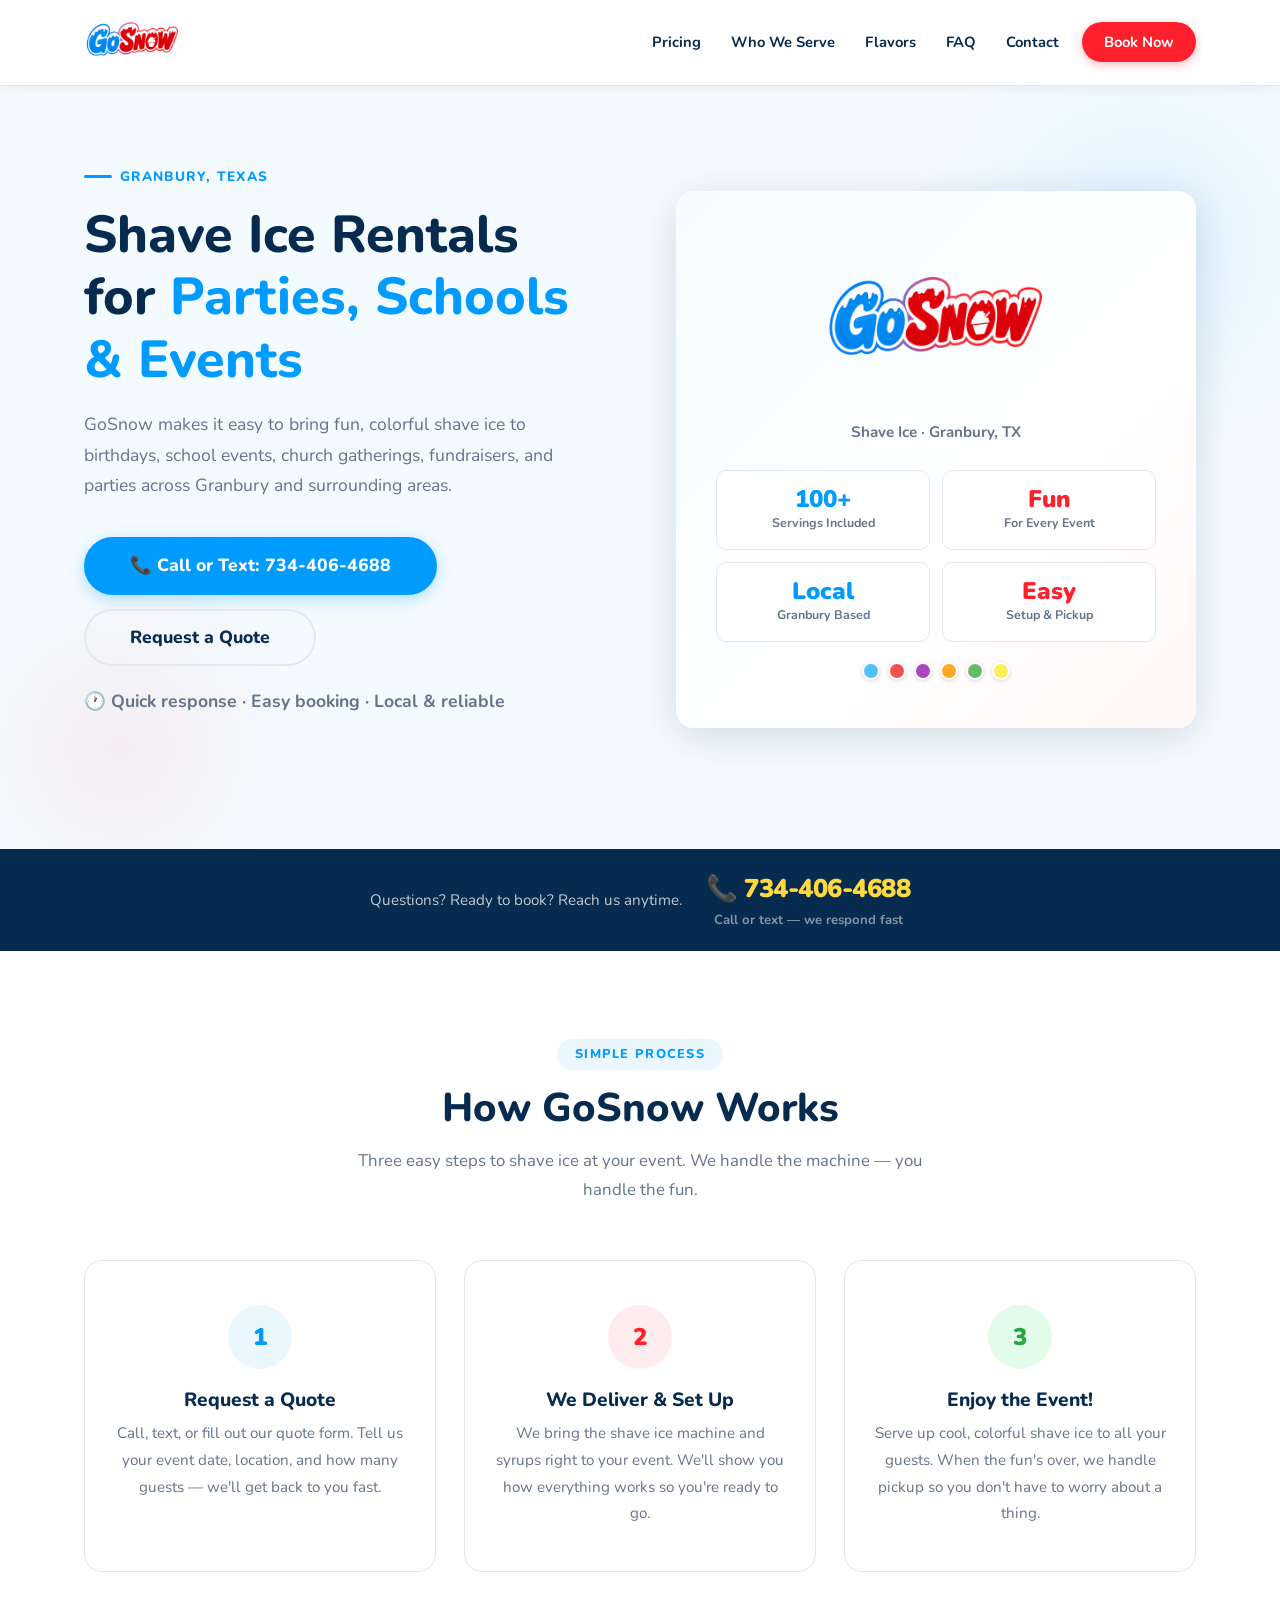
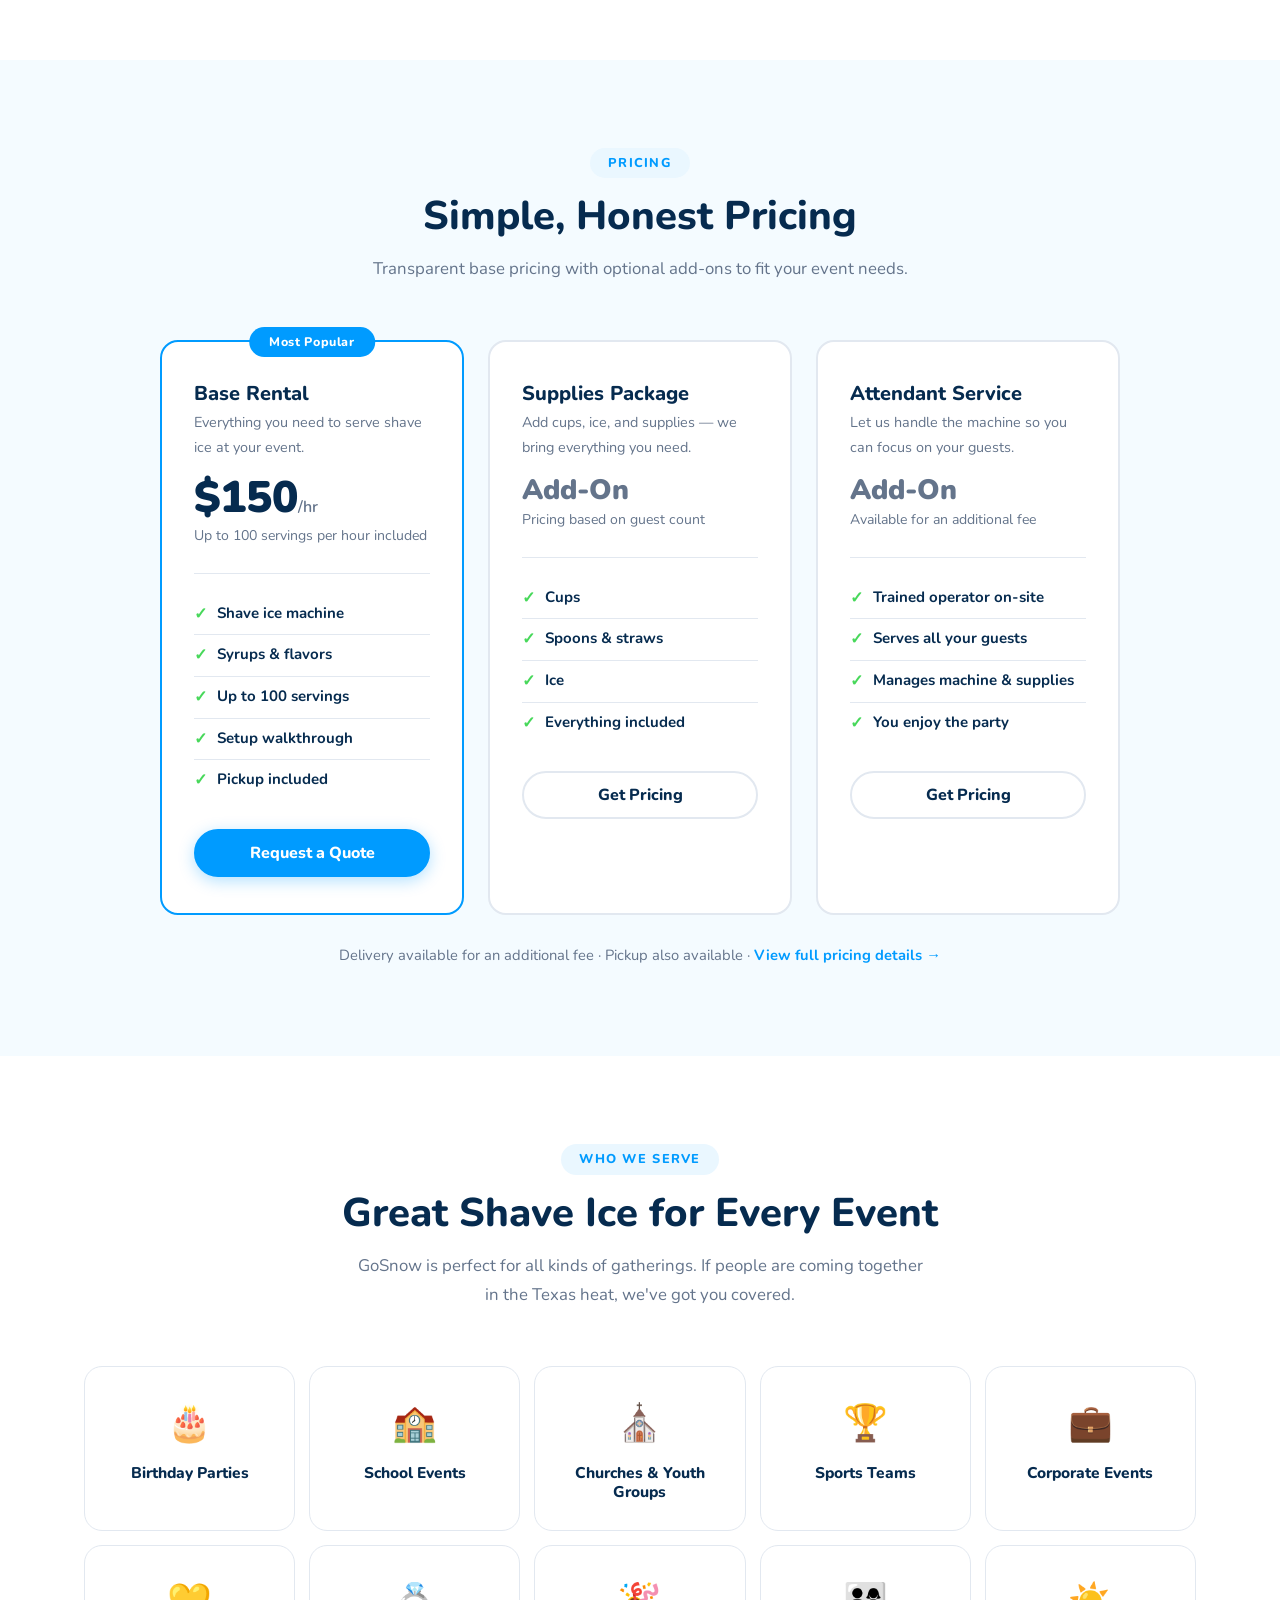
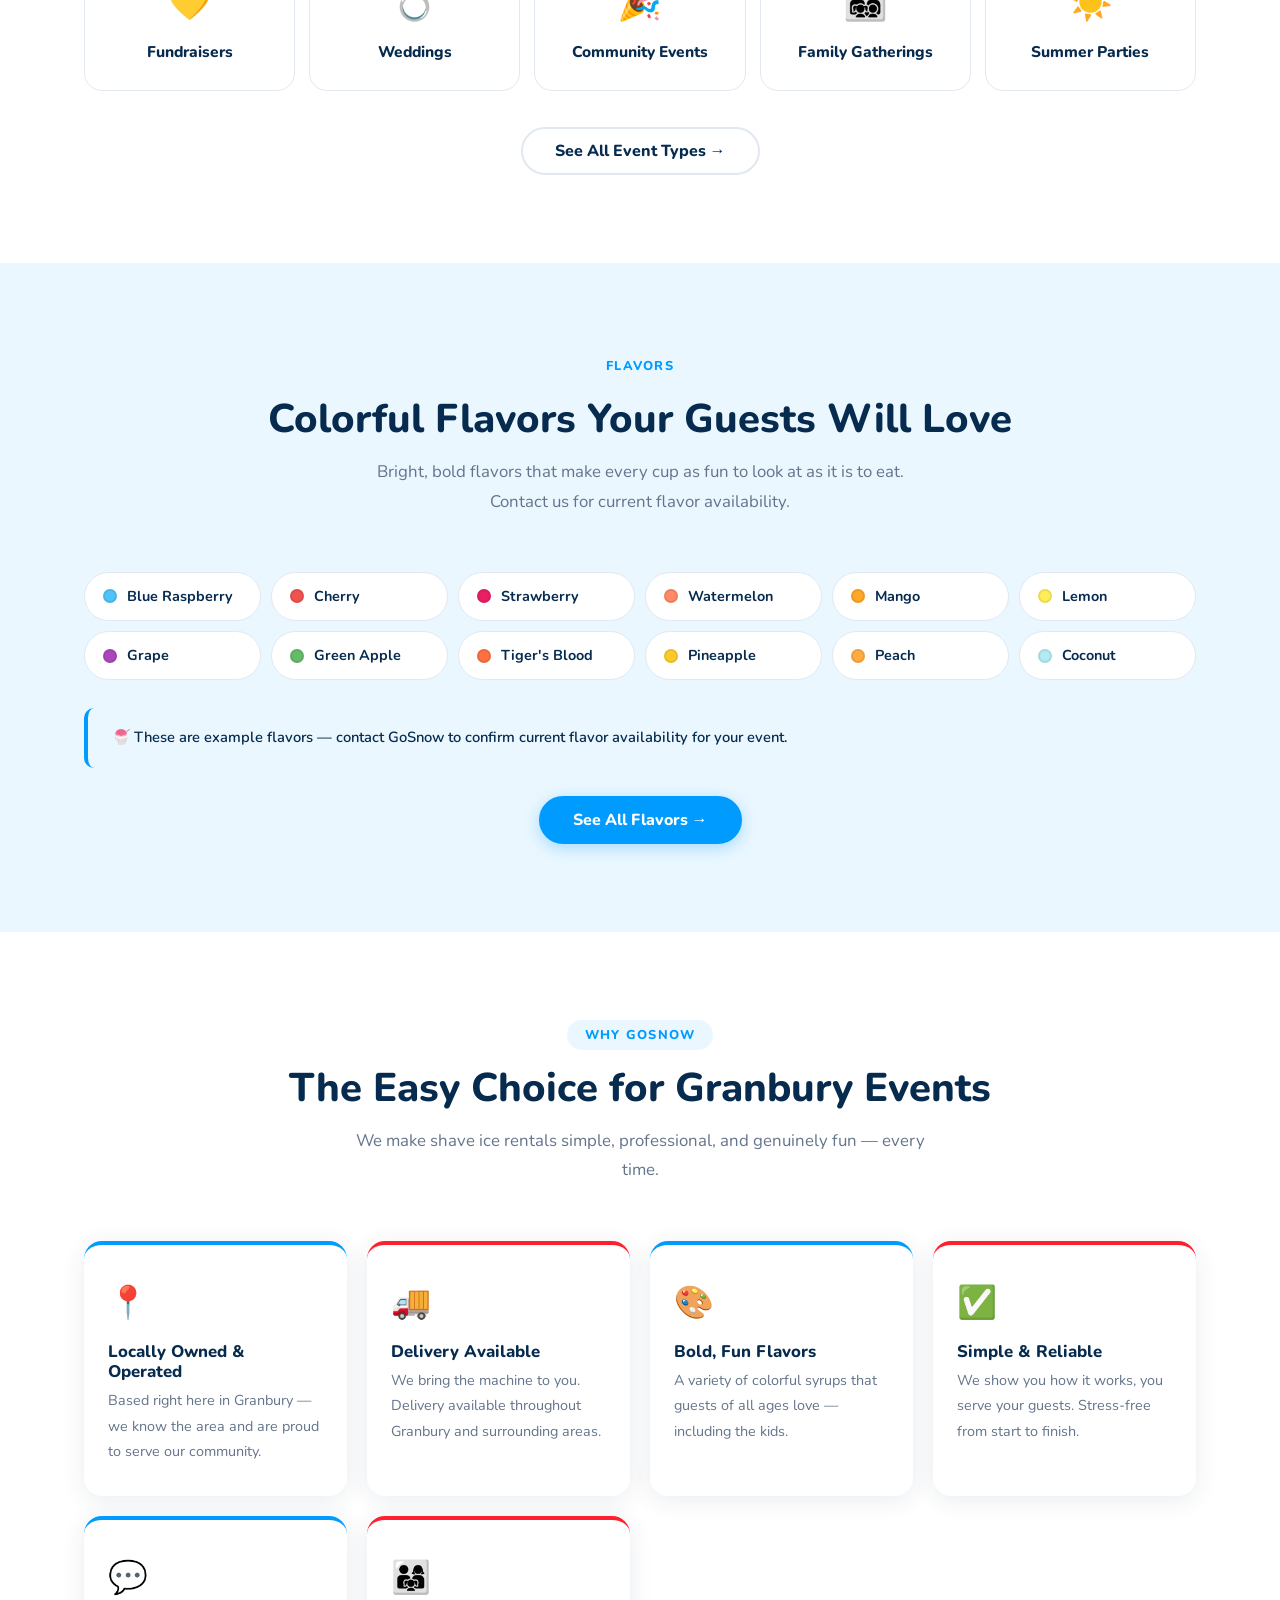
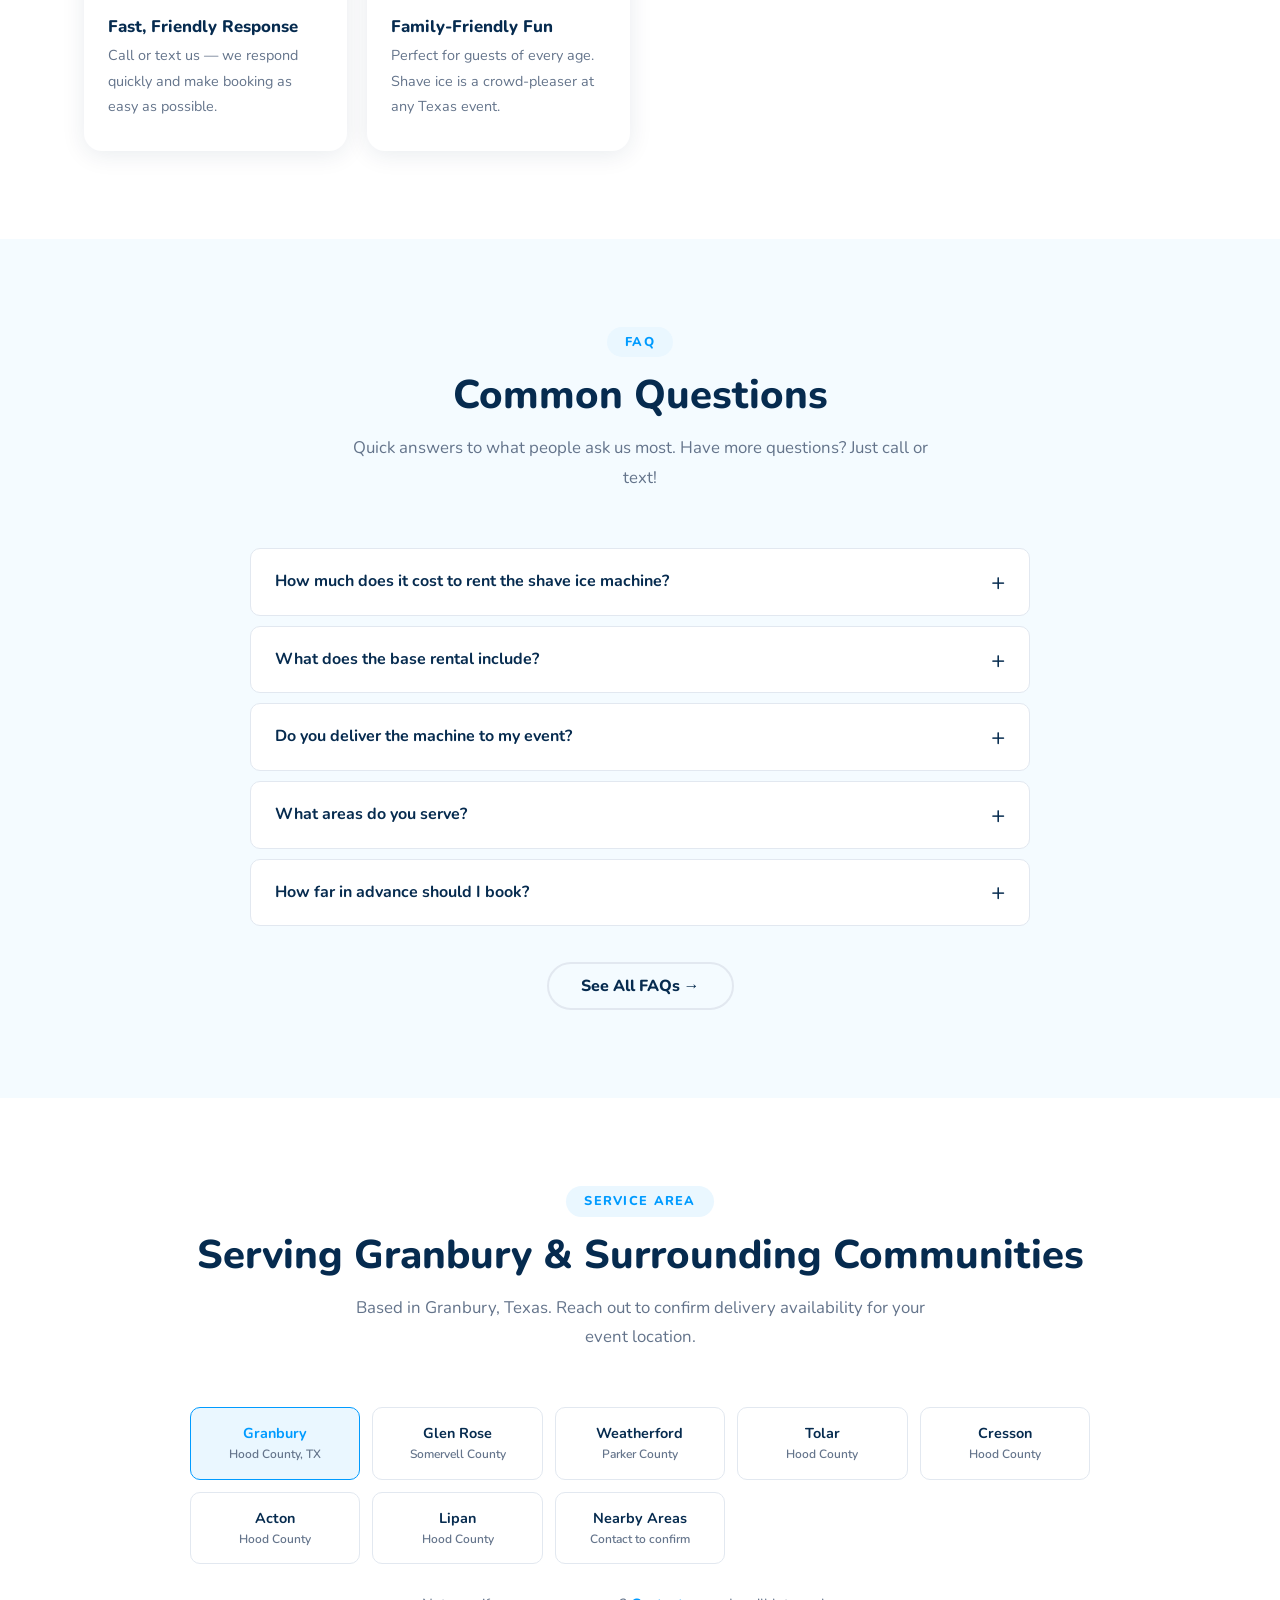
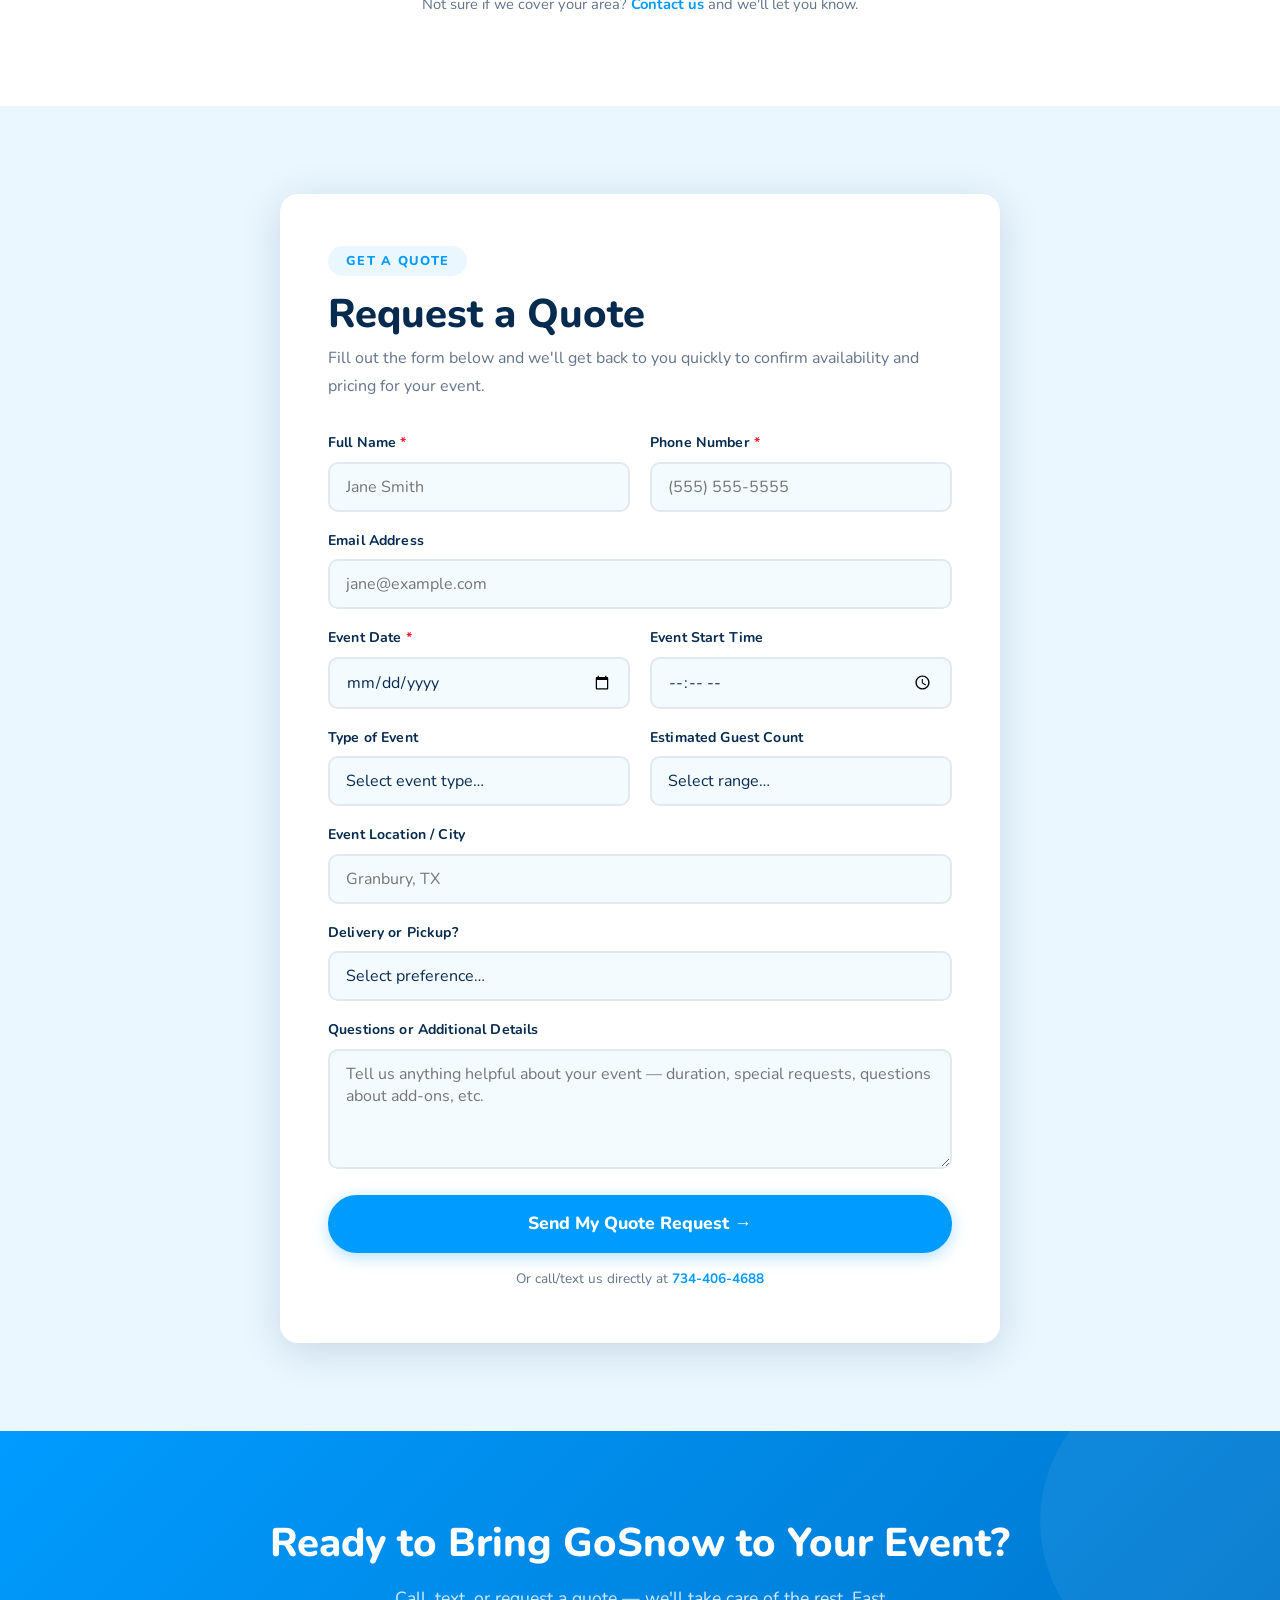
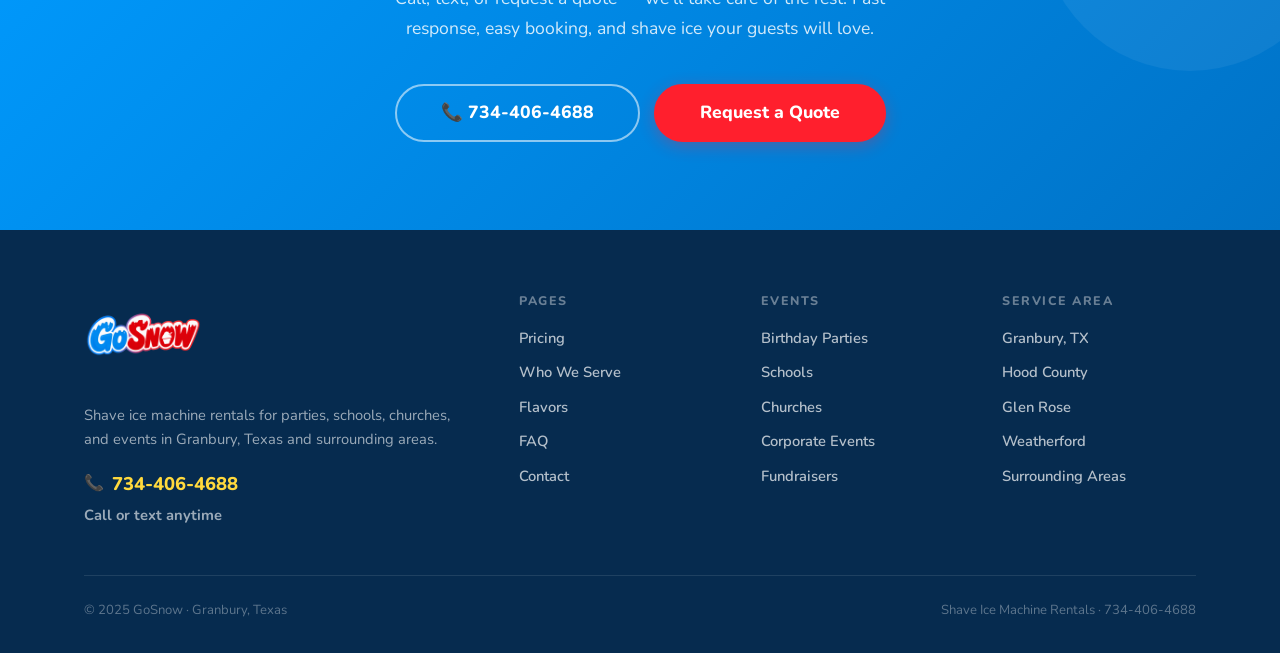
<file: index.html>
<!DOCTYPE html>
<html lang="en">
<head>
  <meta charset="UTF-8">
  <meta name="viewport" content="width=device-width, initial-scale=1.0">
  <title>GoSnow — Shave Ice Rentals in Granbury, TX</title>
  <meta name="description" content="GoSnow brings fun, colorful shave ice to birthday parties, school events, church gatherings, fundraisers, and events across Granbury, Texas. Call or text to book today!">
  <meta name="robots" content="index, follow">
  <link rel="canonical" href="index.html">

  <!-- Open Graph -->
  <meta property="og:title" content="GoSnow — Shave Ice Rentals in Granbury, TX">
  <meta property="og:description" content="Shave ice machine rentals for parties, schools, churches, and events in Granbury, Texas. Easy booking, great flavors, local service.">
  <meta property="og:type" content="website">
  <meta property="og:locale" content="en_US">

  <link rel="stylesheet" href="css/styles.css">

  <!-- LocalBusiness Structured Data -->
  <script type="application/ld+json">
  {
    "@context": "https://schema.org",
    "@type": "LocalBusiness",
    "name": "GoSnow",
    "description": "Shave ice machine rentals for parties, schools, churches, and events in Granbury, Texas.",
    "telephone": "+17344064688",
    "address": {
      "@type": "PostalAddress",
      "addressLocality": "Granbury",
      "addressRegion": "TX",
      "addressCountry": "US"
    },
    "areaServed": "Granbury, Texas and surrounding areas",
    "serviceType": "Shave Ice Machine Rental"
  }
  </script>
</head>
<body>

<!-- ============ NAV ============ -->
<header class="site-nav">
  <div class="container">
    <div class="nav-inner">
      <a href="index.html" class="logo-link" aria-label="GoSnow — Home">
        <img src="images/GoSnow_logo_transparent.png" alt="GoSnow" class="logo-img"
             onerror="this.style.display='none';this.nextElementSibling.style.display='flex'">
        <span class="logo-text" style="display:none"><span class="logo-go">Go</span><span class="logo-snow">Snow</span></span>
      </a>
      <nav aria-label="Main navigation">
        <ul class="nav-links">
          <li><a href="pricing.html">Pricing</a></li>
          <li><a href="who-we-rent-to.html">Who We Serve</a></li>
          <li><a href="flavors.html">Flavors</a></li>
          <li><a href="faq.html">FAQ</a></li>
          <li><a href="contact.html">Contact</a></li>
          <li><a href="contact.html" class="nav-book">Book Now</a></li>
        </ul>
      </nav>
      <button class="hamburger" aria-label="Open menu" aria-expanded="false">
        <svg viewBox="0 0 24 24" fill="none" stroke="currentColor" stroke-width="2.5" stroke-linecap="round">
          <line x1="3" y1="6" x2="21" y2="6"/><line x1="3" y1="12" x2="21" y2="12"/><line x1="3" y1="18" x2="21" y2="18"/>
        </svg>
      </button>
    </div>
  </div>
</header>
<nav class="mobile-nav" aria-label="Mobile navigation">
  <a href="index.html">Home</a>
  <a href="pricing.html">Pricing</a>
  <a href="who-we-rent-to.html">Who We Serve</a>
  <a href="flavors.html">Flavors</a>
  <a href="faq.html">FAQ</a>
  <a href="contact.html">Contact</a>
  <a href="contact.html" class="mobile-book">Book Now →</a>
</nav>

<main>

  <!-- ============ HERO ============ -->
  <section class="hero">
    <div class="container">
      <div class="hero-inner">
        <div class="hero-content">
          <div class="hero-eyebrow">Granbury, Texas</div>
          <h1>Shave Ice Rentals for <span>Parties, Schools &amp; Events</span></h1>
          <p>GoSnow makes it easy to bring fun, colorful shave ice to birthdays, school events, church gatherings, fundraisers, and parties across Granbury and surrounding areas.</p>
          <div class="cta-group">
            <a href="tel:7344064688" class="btn btn-primary btn-lg">📞 Call or Text: 734-406-4688</a>
            <a href="#quote" class="btn btn-outline btn-lg">Request a Quote</a>
          </div>
          <p class="hero-phone-note">🕐 Quick response · Easy booking · Local &amp; reliable</p>
        </div>
        <div class="hero-visual" aria-hidden="true">
          <div class="hero-visual-bg"></div>
          <div class="hero-visual-content">
            <img src="images/GoSnow_logo_transparent.png" alt="GoSnow" class="hero-logo-img">
            <p class="hero-tagline">Shave Ice · Granbury, TX</p>
            <div class="hero-stats">
              <div class="hero-stat">
                <div class="hero-stat-num blue">100+</div>
                <div class="hero-stat-label">Servings Included</div>
              </div>
              <div class="hero-stat">
                <div class="hero-stat-num red">Fun</div>
                <div class="hero-stat-label">For Every Event</div>
              </div>
              <div class="hero-stat">
                <div class="hero-stat-num blue">Local</div>
                <div class="hero-stat-label">Granbury Based</div>
              </div>
              <div class="hero-stat">
                <div class="hero-stat-num red">Easy</div>
                <div class="hero-stat-label">Setup &amp; Pickup</div>
              </div>
            </div>
            <div class="hero-flavor-dots">
              <div class="flavor-dot-sm" style="background:#4FC3F7;" title="Blue Raspberry"></div>
              <div class="flavor-dot-sm" style="background:#EF5350;" title="Cherry"></div>
              <div class="flavor-dot-sm" style="background:#AB47BC;" title="Grape"></div>
              <div class="flavor-dot-sm" style="background:#FFA726;" title="Mango"></div>
              <div class="flavor-dot-sm" style="background:#66BB6A;" title="Green Apple"></div>
              <div class="flavor-dot-sm" style="background:#FFEE58;" title="Lemon"></div>
            </div>
          </div>
        </div>
      </div>
    </div>
  </section>

  <!-- ============ PHONE BANNER ============ -->
  <div class="phone-banner">
    <div class="container">
      <div class="phone-banner-inner">
        <p>Questions? Ready to book? Reach us anytime.</p>
        <div>
          <a href="tel:7344064688" class="phone-link">📞 734-406-4688</a>
          <span class="call-or-text">Call or text — we respond fast</span>
        </div>
      </div>
    </div>
  </div>

  <!-- ============ HOW IT WORKS ============ -->
  <section class="section bg-white">
    <div class="container">
      <div class="section-header">
        <div class="section-tag">Simple Process</div>
        <h2>How GoSnow Works</h2>
        <p>Three easy steps to shave ice at your event. We handle the machine — you handle the fun.</p>
      </div>
      <div class="steps-grid">
        <div class="step-card">
          <div class="step-number blue">1</div>
          <h3>Request a Quote</h3>
          <p>Call, text, or fill out our quote form. Tell us your event date, location, and how many guests — we'll get back to you fast.</p>
        </div>
        <div class="step-card">
          <div class="step-number red">2</div>
          <h3>We Deliver &amp; Set Up</h3>
          <p>We bring the shave ice machine and syrups right to your event. We'll show you how everything works so you're ready to go.</p>
        </div>
        <div class="step-card">
          <div class="step-number green">3</div>
          <h3>Enjoy the Event!</h3>
          <p>Serve up cool, colorful shave ice to all your guests. When the fun's over, we handle pickup so you don't have to worry about a thing.</p>
        </div>
      </div>
    </div>
  </section>

  <!-- ============ PRICING PREVIEW ============ -->
  <section class="section bg-ice">
    <div class="container">
      <div class="section-header">
        <div class="section-tag">Pricing</div>
        <h2>Simple, Honest Pricing</h2>
        <p>Transparent base pricing with optional add-ons to fit your event needs.</p>
      </div>
      <div class="pricing-grid">
        <div class="pricing-card featured">
          <div class="pricing-badge">Most Popular</div>
          <h3>Base Rental</h3>
          <p class="pricing-desc">Everything you need to serve shave ice at your event.</p>
          <div class="pricing-amount">$150<span>/hr</span></div>
          <p class="pricing-note">Up to 100 servings per hour included</p>
          <ul class="pricing-features">
            <li><span class="feat-check">✓</span> Shave ice machine</li>
            <li><span class="feat-check">✓</span> Syrups &amp; flavors</li>
            <li><span class="feat-check">✓</span> Up to 100 servings</li>
            <li><span class="feat-check">✓</span> Setup walkthrough</li>
            <li><span class="feat-check">✓</span> Pickup included</li>
          </ul>
          <a href="contact.html" class="btn btn-primary btn-full">Request a Quote</a>
        </div>
        <div class="pricing-card">
          <h3>Supplies Package</h3>
          <p class="pricing-desc">Add cups, ice, and supplies — we bring everything you need.</p>
          <div class="pricing-amount" style="font-size:1.75rem;color:var(--gray)">Add-On</div>
          <p class="pricing-note">Pricing based on guest count</p>
          <ul class="pricing-features">
            <li><span class="feat-check">✓</span> Cups</li>
            <li><span class="feat-check">✓</span> Spoons &amp; straws</li>
            <li><span class="feat-check">✓</span> Ice</li>
            <li><span class="feat-check">✓</span> Everything included</li>
          </ul>
          <a href="contact.html" class="btn btn-outline btn-full">Get Pricing</a>
        </div>
        <div class="pricing-card">
          <h3>Attendant Service</h3>
          <p class="pricing-desc">Let us handle the machine so you can focus on your guests.</p>
          <div class="pricing-amount" style="font-size:1.75rem;color:var(--gray)">Add-On</div>
          <p class="pricing-note">Available for an additional fee</p>
          <ul class="pricing-features">
            <li><span class="feat-check">✓</span> Trained operator on-site</li>
            <li><span class="feat-check">✓</span> Serves all your guests</li>
            <li><span class="feat-check">✓</span> Manages machine &amp; supplies</li>
            <li><span class="feat-check">✓</span> You enjoy the party</li>
          </ul>
          <a href="contact.html" class="btn btn-outline btn-full">Get Pricing</a>
        </div>
      </div>
      <p style="text-align:center;margin-top:28px;font-size:0.92rem;color:var(--gray)">
        Delivery available for an additional fee · Pickup also available · <a href="pricing.html" style="color:var(--blue);font-weight:700">View full pricing details →</a>
      </p>
    </div>
  </section>

  <!-- ============ WHO WE SERVE ============ -->
  <section class="section bg-white">
    <div class="container">
      <div class="section-header">
        <div class="section-tag">Who We Serve</div>
        <h2>Great Shave Ice for Every Event</h2>
        <p>GoSnow is perfect for all kinds of gatherings. If people are coming together in the Texas heat, we've got you covered.</p>
      </div>
      <div class="events-grid">
        <div class="event-card">
          <div class="event-icon">🎂</div>
          <h4>Birthday Parties</h4>
        </div>
        <div class="event-card">
          <div class="event-icon">🏫</div>
          <h4>School Events</h4>
        </div>
        <div class="event-card">
          <div class="event-icon">⛪</div>
          <h4>Churches &amp; Youth Groups</h4>
        </div>
        <div class="event-card">
          <div class="event-icon">🏆</div>
          <h4>Sports Teams</h4>
        </div>
        <div class="event-card">
          <div class="event-icon">💼</div>
          <h4>Corporate Events</h4>
        </div>
        <div class="event-card">
          <div class="event-icon">💛</div>
          <h4>Fundraisers</h4>
        </div>
        <div class="event-card">
          <div class="event-icon">💍</div>
          <h4>Weddings</h4>
        </div>
        <div class="event-card">
          <div class="event-icon">🎉</div>
          <h4>Community Events</h4>
        </div>
        <div class="event-card">
          <div class="event-icon">👨‍👩‍👧‍👦</div>
          <h4>Family Gatherings</h4>
        </div>
        <div class="event-card">
          <div class="event-icon">☀️</div>
          <h4>Summer Parties</h4>
        </div>
      </div>
      <div style="text-align:center;margin-top:36px;">
        <a href="who-we-rent-to.html" class="btn btn-outline">See All Event Types →</a>
      </div>
    </div>
  </section>

  <!-- ============ FLAVORS PREVIEW ============ -->
  <section class="section bg-light-blue">
    <div class="container">
      <div class="section-header">
        <div class="section-tag">Flavors</div>
        <h2>Colorful Flavors Your Guests Will Love</h2>
        <p>Bright, bold flavors that make every cup as fun to look at as it is to eat. Contact us for current flavor availability.</p>
      </div>
      <div class="flavors-grid">
        <div class="flavor-chip"><div class="flavor-swatch" style="background:#4FC3F7;"></div>Blue Raspberry</div>
        <div class="flavor-chip"><div class="flavor-swatch" style="background:#EF5350;"></div>Cherry</div>
        <div class="flavor-chip"><div class="flavor-swatch" style="background:#E91E63;"></div>Strawberry</div>
        <div class="flavor-chip"><div class="flavor-swatch" style="background:#FF8A65;"></div>Watermelon</div>
        <div class="flavor-chip"><div class="flavor-swatch" style="background:#FFA726;"></div>Mango</div>
        <div class="flavor-chip"><div class="flavor-swatch" style="background:#FFEE58;"></div>Lemon</div>
        <div class="flavor-chip"><div class="flavor-swatch" style="background:#AB47BC;"></div>Grape</div>
        <div class="flavor-chip"><div class="flavor-swatch" style="background:#66BB6A;"></div>Green Apple</div>
        <div class="flavor-chip"><div class="flavor-swatch" style="background:#FF7043;"></div>Tiger's Blood</div>
        <div class="flavor-chip"><div class="flavor-swatch" style="background:#FFCA28;"></div>Pineapple</div>
        <div class="flavor-chip"><div class="flavor-swatch" style="background:#FFAB40;"></div>Peach</div>
        <div class="flavor-chip"><div class="flavor-swatch" style="background:#B2EBF2;"></div>Coconut</div>
      </div>
      <div class="flavors-notice">
        🍧 These are example flavors — contact GoSnow to confirm current flavor availability for your event.
      </div>
      <div style="text-align:center;margin-top:28px;">
        <a href="flavors.html" class="btn btn-primary">See All Flavors →</a>
      </div>
    </div>
  </section>

  <!-- ============ WHY GOSNOW ============ -->
  <section class="section bg-white">
    <div class="container">
      <div class="section-header">
        <div class="section-tag">Why GoSnow</div>
        <h2>The Easy Choice for Granbury Events</h2>
        <p>We make shave ice rentals simple, professional, and genuinely fun — every time.</p>
      </div>
      <div class="why-grid">
        <div class="why-card">
          <div class="why-icon">📍</div>
          <h4>Locally Owned &amp; Operated</h4>
          <p>Based right here in Granbury — we know the area and are proud to serve our community.</p>
        </div>
        <div class="why-card red-accent">
          <div class="why-icon">🚚</div>
          <h4>Delivery Available</h4>
          <p>We bring the machine to you. Delivery available throughout Granbury and surrounding areas.</p>
        </div>
        <div class="why-card">
          <div class="why-icon">🎨</div>
          <h4>Bold, Fun Flavors</h4>
          <p>A variety of colorful syrups that guests of all ages love — including the kids.</p>
        </div>
        <div class="why-card red-accent">
          <div class="why-icon">✅</div>
          <h4>Simple &amp; Reliable</h4>
          <p>We show you how it works, you serve your guests. Stress-free from start to finish.</p>
        </div>
        <div class="why-card">
          <div class="why-icon">💬</div>
          <h4>Fast, Friendly Response</h4>
          <p>Call or text us — we respond quickly and make booking as easy as possible.</p>
        </div>
        <div class="why-card red-accent">
          <div class="why-icon">👨‍👩‍👧</div>
          <h4>Family-Friendly Fun</h4>
          <p>Perfect for guests of every age. Shave ice is a crowd-pleaser at any Texas event.</p>
        </div>
      </div>
    </div>
  </section>

  <!-- ============ FAQ PREVIEW ============ -->
  <section class="section bg-ice">
    <div class="container">
      <div class="section-header">
        <div class="section-tag">FAQ</div>
        <h2>Common Questions</h2>
        <p>Quick answers to what people ask us most. Have more questions? Just call or text!</p>
      </div>
      <div class="faq-list">
        <div class="faq-item">
          <div class="faq-question">How much does it cost to rent the shave ice machine?<span class="faq-icon">+</span></div>
          <div class="faq-answer"><p>Our base rental starts at $150/hour and includes the machine, syrups, and up to 100 servings. Add-on packages are available for cups, ice, supplies, and an attendant. Contact us for a custom quote for your event.</p></div>
        </div>
        <div class="faq-item">
          <div class="faq-question">What does the base rental include?<span class="faq-icon">+</span></div>
          <div class="faq-answer"><p>The base rental includes the shave ice machine, syrups, and up to 100 servings. We'll show you how to operate the machine at setup. A separate supplies package covers cups, spoons, straws, and ice.</p></div>
        </div>
        <div class="faq-item">
          <div class="faq-question">Do you deliver the machine to my event?<span class="faq-icon">+</span></div>
          <div class="faq-answer"><p>Yes! Delivery is available for an additional fee based on your event location. Pickup is also an option if you prefer to bring the machine yourself. Contact us to confirm delivery availability for your area.</p></div>
        </div>
        <div class="faq-item">
          <div class="faq-question">What areas do you serve?<span class="faq-icon">+</span></div>
          <div class="faq-answer"><p>GoSnow is based in Granbury, Texas and serves the surrounding areas including Hood County, Glen Rose, Weatherford, and nearby communities. Contact us to confirm availability for your specific event location.</p></div>
        </div>
        <div class="faq-item">
          <div class="faq-question">How far in advance should I book?<span class="faq-icon">+</span></div>
          <div class="faq-answer"><p>We recommend booking as early as possible, especially for weekends and summer events. That said, reach out even with short notice — we'll do our best to make it work!</p></div>
        </div>
      </div>
      <div style="text-align:center;margin-top:36px;">
        <a href="faq.html" class="btn btn-outline">See All FAQs →</a>
      </div>
    </div>
  </section>

  <!-- ============ SERVICE AREAS ============ -->
  <section class="section bg-white">
    <div class="container">
      <div class="section-header">
        <div class="section-tag">Service Area</div>
        <h2>Serving Granbury &amp; Surrounding Communities</h2>
        <p>Based in Granbury, Texas. Reach out to confirm delivery availability for your event location.</p>
      </div>
      <div class="areas-grid">
        <div class="area-chip primary">Granbury <span class="area-state">Hood County, TX</span></div>
        <div class="area-chip">Glen Rose <span class="area-state">Somervell County</span></div>
        <div class="area-chip">Weatherford <span class="area-state">Parker County</span></div>
        <div class="area-chip">Tolar <span class="area-state">Hood County</span></div>
        <div class="area-chip">Cresson <span class="area-state">Hood County</span></div>
        <div class="area-chip">Acton <span class="area-state">Hood County</span></div>
        <div class="area-chip">Lipan <span class="area-state">Hood County</span></div>
        <div class="area-chip">Nearby Areas <span class="area-state">Contact to confirm</span></div>
      </div>
      <p class="area-note">Not sure if we cover your area? <a href="contact.html" style="color:var(--blue);font-weight:700">Contact us</a> and we'll let you know.</p>
    </div>
  </section>

  <!-- ============ QUOTE FORM ============ -->
  <section class="section bg-light-blue" id="quote">
    <div class="container">
      <div class="form-wrap">
        <div class="section-tag">Get a Quote</div>
        <h2>Request a Quote</h2>
        <p>Fill out the form below and we'll get back to you quickly to confirm availability and pricing for your event.</p>

        <form class="quote-form" novalidate>
          <input type="hidden" name="access_key" value="da14fd44-ae51-446a-985c-f9cbe2124d00">
          <input type="hidden" name="subject" value="New GoSnow Quote Request">
          <input type="hidden" name="from_name" value="GoSnow Website">
          <input type="hidden" name="redirect" value="">
          <input type="checkbox" name="botcheck" style="display:none">

          <div class="form-row">
            <div class="form-group">
              <label for="name">Full Name <span>*</span></label>
              <input type="text" id="name" name="name" required placeholder="Jane Smith">
            </div>
            <div class="form-group">
              <label for="phone">Phone Number <span>*</span></label>
              <input type="tel" id="phone" name="phone" required placeholder="(555) 555-5555">
            </div>
          </div>
          <div class="form-group">
            <label for="email">Email Address</label>
            <input type="email" id="email" name="email" placeholder="jane@example.com">
          </div>
          <div class="form-row">
            <div class="form-group">
              <label for="event-date">Event Date <span>*</span></label>
              <input type="date" id="event-date" name="event_date" required>
            </div>
            <div class="form-group">
              <label for="event-time">Event Start Time</label>
              <input type="time" id="event-time" name="event_time">
            </div>
          </div>
          <div class="form-row">
            <div class="form-group">
              <label for="event-type">Type of Event</label>
              <select id="event-type" name="event_type">
                <option value="">Select event type…</option>
                <option>Birthday Party</option>
                <option>School Event</option>
                <option>Church / Youth Group</option>
                <option>Sports Team Event</option>
                <option>Corporate Event</option>
                <option>Fundraiser</option>
                <option>Wedding</option>
                <option>Community Event</option>
                <option>Family Gathering</option>
                <option>Other</option>
              </select>
            </div>
            <div class="form-group">
              <label for="guest-count">Estimated Guest Count</label>
              <select id="guest-count" name="guest_count">
                <option value="">Select range…</option>
                <option>Under 50</option>
                <option>50–100</option>
                <option>100–200</option>
                <option>200–300</option>
                <option>300+</option>
              </select>
            </div>
          </div>
          <div class="form-group">
            <label for="event-location">Event Location / City</label>
            <input type="text" id="event-location" name="event_location" placeholder="Granbury, TX">
          </div>
          <div class="form-group">
            <label for="delivery">Delivery or Pickup?</label>
            <select id="delivery" name="delivery_preference">
              <option value="">Select preference…</option>
              <option>Delivery (I'd like GoSnow to deliver)</option>
              <option>Pickup (I'll pick up the machine)</option>
              <option>Not sure yet</option>
            </select>
          </div>
          <div class="form-group">
            <label for="notes">Questions or Additional Details</label>
            <textarea id="notes" name="notes" placeholder="Tell us anything helpful about your event — duration, special requests, questions about add-ons, etc."></textarea>
          </div>
          <button type="submit" class="btn btn-primary btn-full btn-lg">Send My Quote Request →</button>
          <p style="text-align:center;margin-top:14px;font-size:0.85rem;color:var(--gray);">Or call/text us directly at <a href="tel:7344064688" style="color:var(--blue);font-weight:700;">734-406-4688</a></p>
        </form>

        <div class="form-success">
          <div class="success-icon">🎉</div>
          <h3>We Got Your Request!</h3>
          <p>Thanks! GoSnow received your quote request. We'll reach out soon to confirm availability and details for your event.</p>
          <br>
          <p>In a hurry? Call or text us at <a href="tel:7344064688" style="color:var(--blue);font-weight:700;">734-406-4688</a>.</p>
        </div>
      </div>
    </div>
  </section>

  <!-- ============ CTA SECTION ============ -->
  <section class="cta-section">
    <div class="container">
      <h2>Ready to Bring GoSnow to Your Event?</h2>
      <p>Call, text, or request a quote — we'll take care of the rest. Fast response, easy booking, and shave ice your guests will love.</p>
      <div class="cta-group" style="justify-content:center;">
        <a href="tel:7344064688" class="btn btn-outline-white btn-lg">📞 734-406-4688</a>
        <a href="#quote" class="btn btn-red btn-lg">Request a Quote</a>
      </div>
    </div>
  </section>

</main>

<!-- ============ FOOTER ============ -->
<footer class="site-footer">
  <div class="container">
    <div class="footer-inner">
      <div class="footer-brand">
        <img src="images/GoSnow_logo_transparent.png" alt="GoSnow" class="footer-logo-img">
        <p>Shave ice machine rentals for parties, schools, churches, and events in Granbury, Texas and surrounding areas.</p>
        <div class="footer-phone-row">
          <span>📞</span>
          <a href="tel:7344064688">734-406-4688</a>
        </div>
        <p class="footer-sms">Call or text anytime</p>
      </div>
      <div class="footer-col">
        <h5>Pages</h5>
        <a href="pricing.html">Pricing</a>
        <a href="who-we-rent-to.html">Who We Serve</a>
        <a href="flavors.html">Flavors</a>
        <a href="faq.html">FAQ</a>
        <a href="contact.html">Contact</a>
      </div>
      <div class="footer-col">
        <h5>Events</h5>
        <a href="who-we-rent-to.html">Birthday Parties</a>
        <a href="who-we-rent-to.html">Schools</a>
        <a href="who-we-rent-to.html">Churches</a>
        <a href="who-we-rent-to.html">Corporate Events</a>
        <a href="who-we-rent-to.html">Fundraisers</a>
      </div>
      <div class="footer-col">
        <h5>Service Area</h5>
        <a href="contact.html">Granbury, TX</a>
        <a href="contact.html">Hood County</a>
        <a href="contact.html">Glen Rose</a>
        <a href="contact.html">Weatherford</a>
        <a href="contact.html">Surrounding Areas</a>
      </div>
    </div>
    <div class="footer-bottom">
      <span>© 2025 GoSnow · Granbury, Texas</span>
      <span>Shave Ice Machine Rentals · 734-406-4688</span>
    </div>
  </div>
</footer>

<script src="js/main.js"></script>
</body>
</html>
</file>
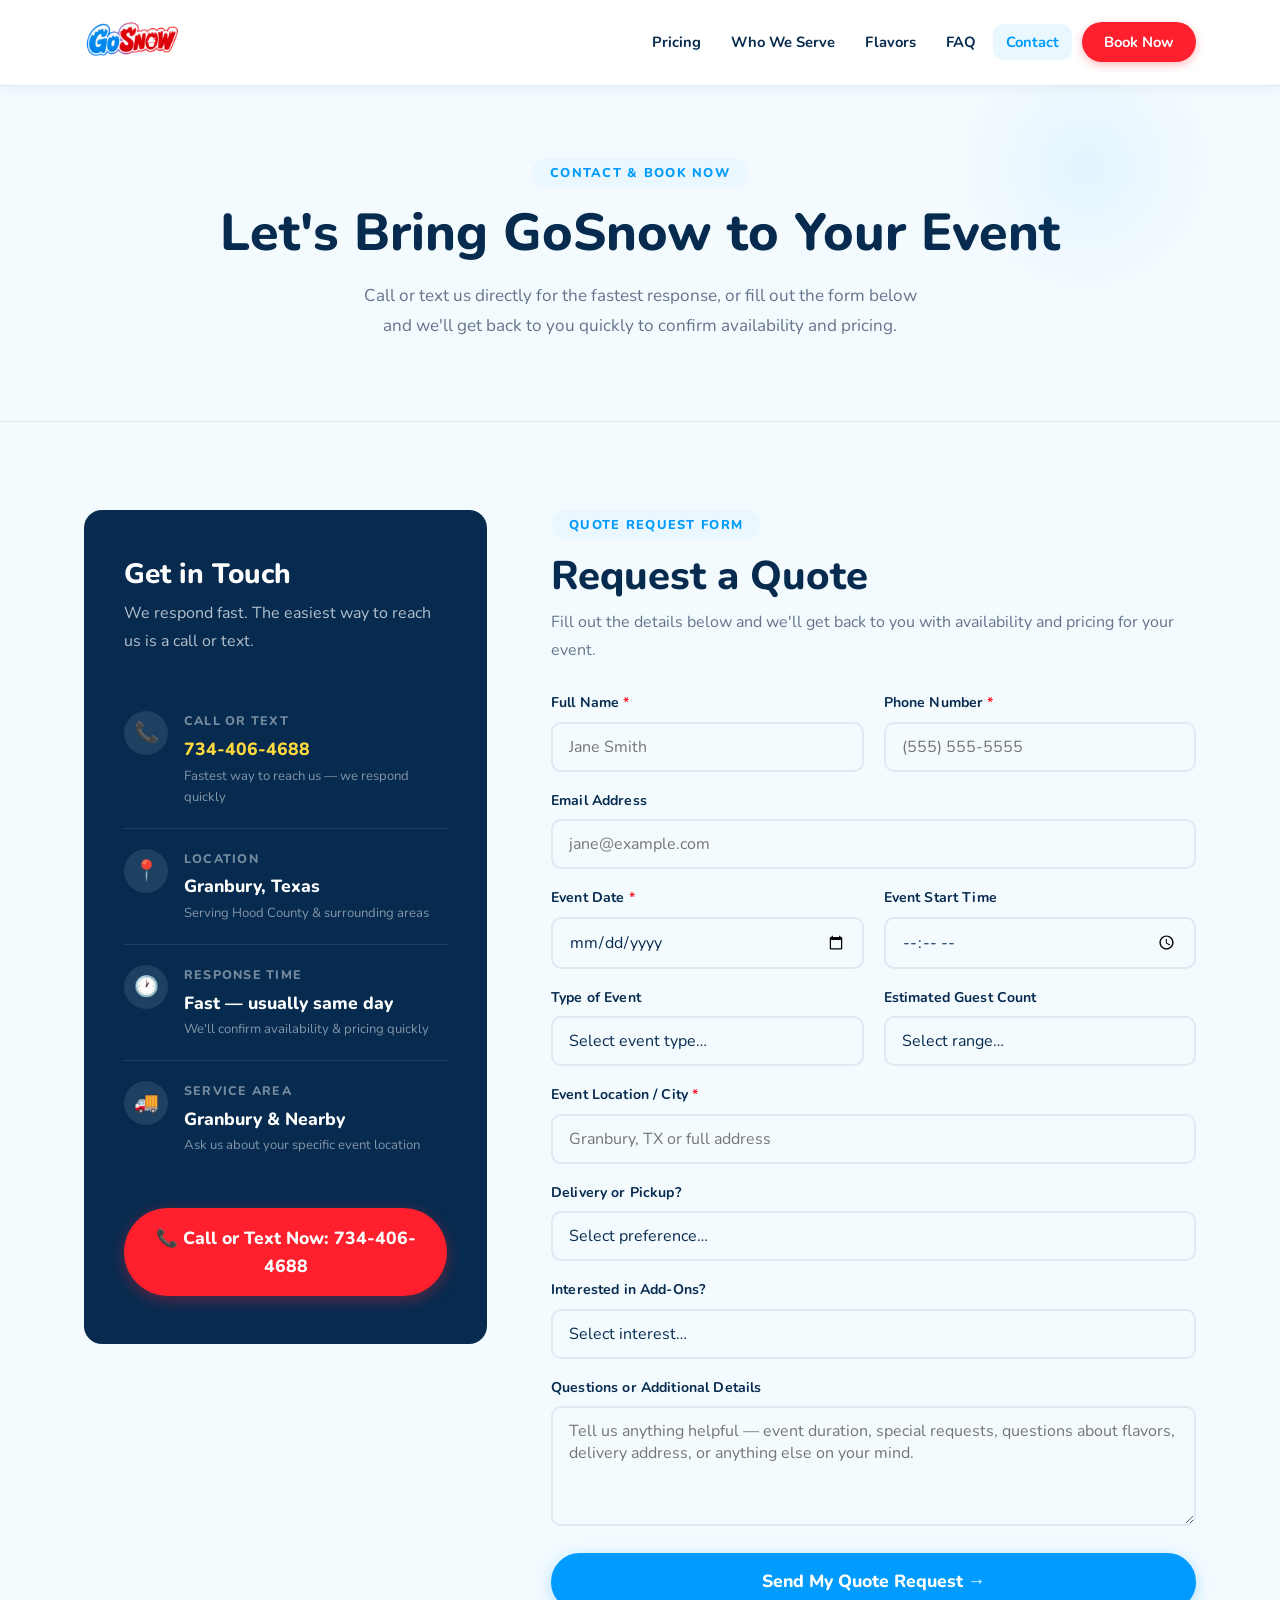
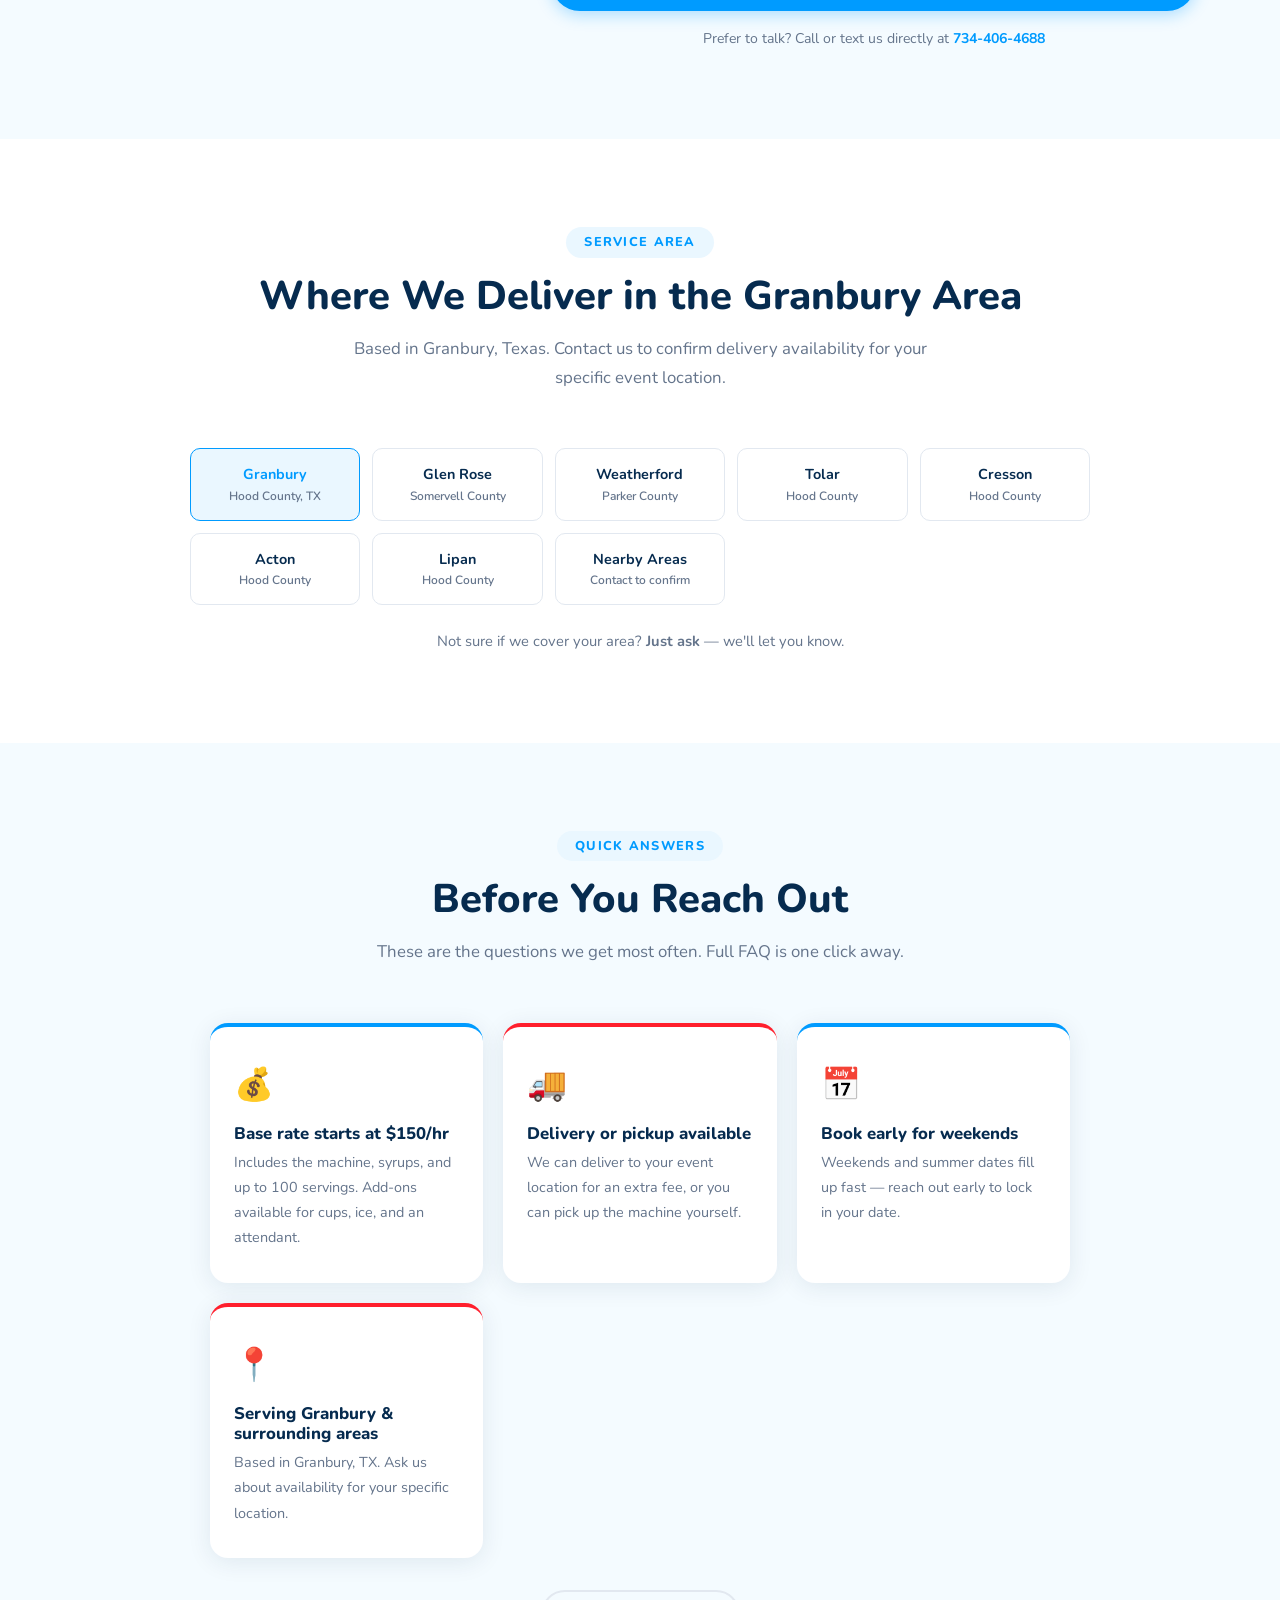
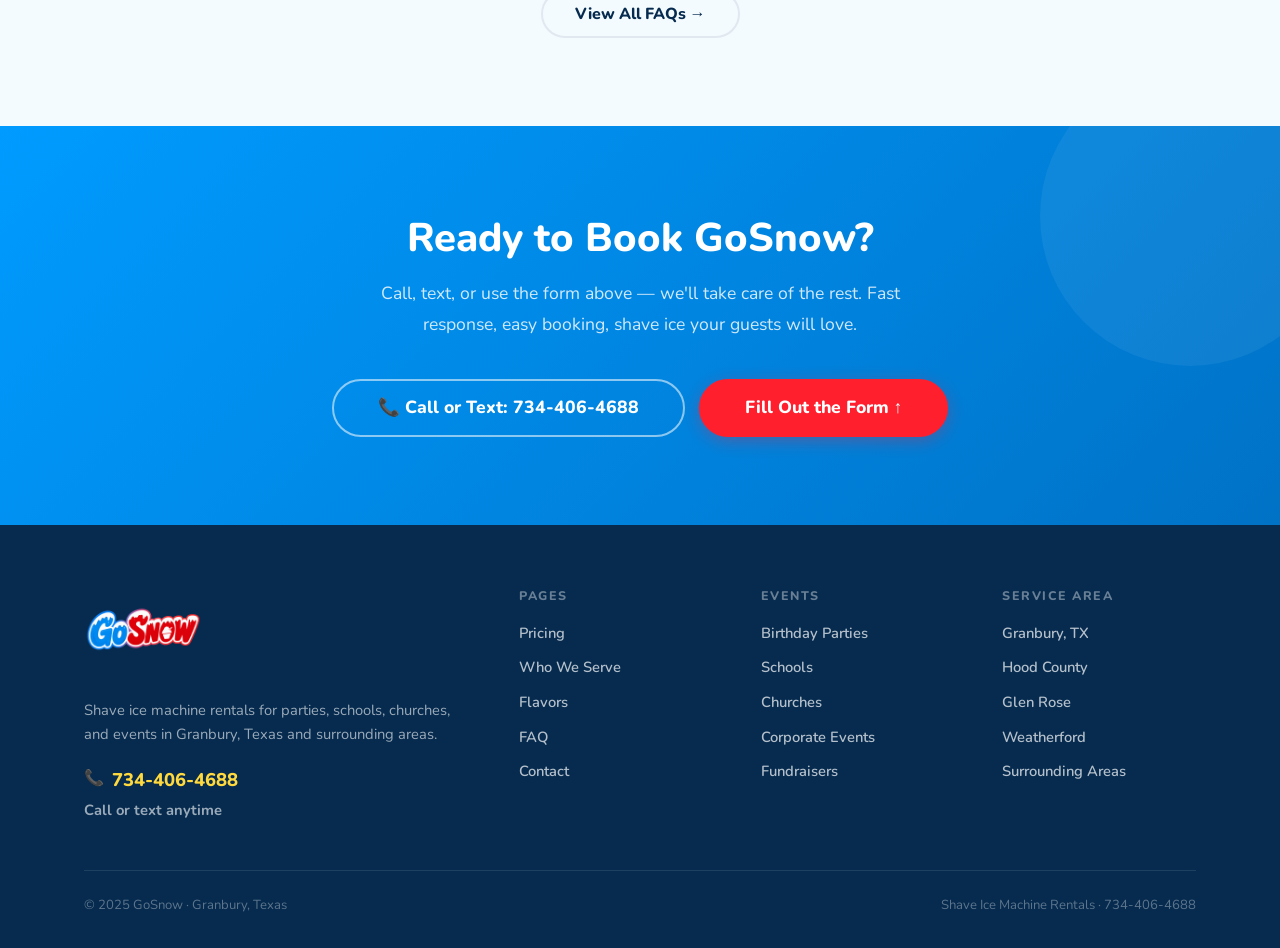
<file: contact.html>
<!DOCTYPE html>
<html lang="en">
<head>
  <meta charset="UTF-8">
  <meta name="viewport" content="width=device-width, initial-scale=1.0">
  <title>Contact &amp; Book Now — GoSnow Shave Ice Rentals | Granbury, TX</title>
  <meta name="description" content="Book GoSnow shave ice rentals for your event in Granbury, TX. Call or text 734-406-4688 or fill out our quote request form. Fast response guaranteed.">
  <meta name="robots" content="index, follow">
  <link rel="canonical" href="contact.html">
  <link rel="stylesheet" href="css/styles.css">
  <style>
    .contact-split {
      display: grid;
      grid-template-columns: 1fr 1.6fr;
      gap: 64px;
      align-items: start;
    }
    .contact-info-card {
      background: var(--navy);
      border-radius: var(--radius);
      padding: 48px 40px;
      color: white;
      position: sticky;
      top: 90px;
    }
    .contact-info-card h2 { color: white; margin-bottom: 8px; font-size: 1.75rem; }
    .contact-info-card > p { color: rgba(255,255,255,0.7); margin-bottom: 36px; }
    .contact-method {
      display: flex;
      align-items: flex-start;
      gap: 16px;
      padding: 20px 0;
      border-bottom: 1px solid rgba(255,255,255,0.1);
    }
    .contact-method:last-of-type { border-bottom: none; }
    .contact-method-icon {
      width: 44px; height: 44px;
      border-radius: 50%;
      background: rgba(255,255,255,0.1);
      display: flex;
      align-items: center;
      justify-content: center;
      font-size: 1.25rem;
      flex-shrink: 0;
    }
    .contact-method-label {
      font-size: 0.78rem;
      font-weight: 800;
      letter-spacing: 0.1em;
      text-transform: uppercase;
      color: rgba(255,255,255,0.45);
      margin-bottom: 4px;
    }
    .contact-method-value {
      font-size: 1.1rem;
      font-weight: 800;
      color: white;
    }
    .contact-method-value a {
      color: var(--yellow);
      transition: var(--transition);
    }
    .contact-method-value a:hover { color: white; }
    .contact-method-note {
      font-size: 0.82rem;
      color: rgba(255,255,255,0.5);
      margin-top: 2px;
    }
    .contact-cta-btn {
      display: block;
      text-align: center;
      margin-top: 32px;
      background: var(--red);
      color: white;
      font-weight: 800;
      font-size: 1.1rem;
      padding: 16px 24px;
      border-radius: var(--radius-pill);
      transition: var(--transition);
      box-shadow: 0 4px 16px rgba(255,31,45,0.35);
    }
    .contact-cta-btn:hover {
      background: var(--red-dark);
      transform: translateY(-2px);
    }
    @media (max-width: 900px) {
      .contact-split { grid-template-columns: 1fr; gap: 40px; }
      .contact-info-card { position: static; }
    }
  </style>
</head>
<body>

<!-- ============ NAV ============ -->
<header class="site-nav">
  <div class="container">
    <div class="nav-inner">
      <a href="index.html" class="logo-link" aria-label="GoSnow — Home">
        <img src="images/GoSnow_logo_transparent.png" alt="GoSnow" class="logo-img"
             onerror="this.style.display='none';this.nextElementSibling.style.display='flex'">
        <span class="logo-text" style="display:none"><span class="logo-go">Go</span><span class="logo-snow">Snow</span></span>
      </a>
      <nav aria-label="Main navigation">
        <ul class="nav-links">
          <li><a href="pricing.html">Pricing</a></li>
          <li><a href="who-we-rent-to.html">Who We Serve</a></li>
          <li><a href="flavors.html">Flavors</a></li>
          <li><a href="faq.html">FAQ</a></li>
          <li><a href="contact.html">Contact</a></li>
          <li><a href="contact.html" class="nav-book">Book Now</a></li>
        </ul>
      </nav>
      <button class="hamburger" aria-label="Open menu" aria-expanded="false">
        <svg viewBox="0 0 24 24" fill="none" stroke="currentColor" stroke-width="2.5" stroke-linecap="round">
          <line x1="3" y1="6" x2="21" y2="6"/><line x1="3" y1="12" x2="21" y2="12"/><line x1="3" y1="18" x2="21" y2="18"/>
        </svg>
      </button>
    </div>
  </div>
</header>
<nav class="mobile-nav" aria-label="Mobile navigation">
  <a href="index.html">Home</a>
  <a href="pricing.html">Pricing</a>
  <a href="who-we-rent-to.html">Who We Serve</a>
  <a href="flavors.html">Flavors</a>
  <a href="faq.html">FAQ</a>
  <a href="contact.html">Contact</a>
  <a href="contact.html" class="mobile-book">Book Now →</a>
</nav>

<main>

  <!-- ============ PAGE HERO ============ -->
  <section class="page-hero">
    <div class="container">
      <div class="section-tag">Contact &amp; Book Now</div>
      <h1>Let's Bring GoSnow to Your Event</h1>
      <p>Call or text us directly for the fastest response, or fill out the form below and we'll get back to you quickly to confirm availability and pricing.</p>
    </div>
  </section>

  <!-- ============ CONTACT + FORM ============ -->
  <section class="section bg-ice">
    <div class="container">
      <div class="contact-split">

        <!-- Contact Info -->
        <div class="contact-info-card">
          <h2>Get in Touch</h2>
          <p>We respond fast. The easiest way to reach us is a call or text.</p>

          <div class="contact-method">
            <div class="contact-method-icon">📞</div>
            <div>
              <div class="contact-method-label">Call or Text</div>
              <div class="contact-method-value"><a href="tel:7344064688">734-406-4688</a></div>
              <div class="contact-method-note">Fastest way to reach us — we respond quickly</div>
            </div>
          </div>

          <div class="contact-method">
            <div class="contact-method-icon">📍</div>
            <div>
              <div class="contact-method-label">Location</div>
              <div class="contact-method-value">Granbury, Texas</div>
              <div class="contact-method-note">Serving Hood County &amp; surrounding areas</div>
            </div>
          </div>

          <div class="contact-method">
            <div class="contact-method-icon">🕐</div>
            <div>
              <div class="contact-method-label">Response Time</div>
              <div class="contact-method-value">Fast — usually same day</div>
              <div class="contact-method-note">We'll confirm availability &amp; pricing quickly</div>
            </div>
          </div>

          <div class="contact-method">
            <div class="contact-method-icon">🚚</div>
            <div>
              <div class="contact-method-label">Service Area</div>
              <div class="contact-method-value">Granbury &amp; Nearby</div>
              <div class="contact-method-note">Ask us about your specific event location</div>
            </div>
          </div>

          <a href="tel:7344064688" class="contact-cta-btn">📞 Call or Text Now: 734-406-4688</a>
        </div>

        <!-- Quote Form -->
        <div>
          <div class="form-wrap" style="box-shadow:none;padding:0;background:transparent;">
            <div class="section-tag" style="margin-bottom:12px;">Quote Request Form</div>
            <h2 style="margin-bottom:8px;">Request a Quote</h2>
            <p style="margin-bottom:28px;">Fill out the details below and we'll get back to you with availability and pricing for your event.</p>

            <form class="quote-form" novalidate>
              <input type="hidden" name="access_key" value="da14fd44-ae51-446a-985c-f9cbe2124d00">
              <input type="hidden" name="subject" value="New GoSnow Quote Request">
              <input type="hidden" name="from_name" value="GoSnow Website">
              <input type="checkbox" name="botcheck" style="display:none">

              <div class="form-row">
                <div class="form-group">
                  <label for="name">Full Name <span>*</span></label>
                  <input type="text" id="name" name="name" required placeholder="Jane Smith">
                </div>
                <div class="form-group">
                  <label for="phone">Phone Number <span>*</span></label>
                  <input type="tel" id="phone" name="phone" required placeholder="(555) 555-5555">
                </div>
              </div>

              <div class="form-group">
                <label for="email">Email Address</label>
                <input type="email" id="email" name="email" placeholder="jane@example.com">
              </div>

              <div class="form-row">
                <div class="form-group">
                  <label for="event-date">Event Date <span>*</span></label>
                  <input type="date" id="event-date" name="event_date" required>
                </div>
                <div class="form-group">
                  <label for="event-time">Event Start Time</label>
                  <input type="time" id="event-time" name="event_time">
                </div>
              </div>

              <div class="form-row">
                <div class="form-group">
                  <label for="event-type">Type of Event</label>
                  <select id="event-type" name="event_type">
                    <option value="">Select event type…</option>
                    <option>Birthday Party</option>
                    <option>School Event</option>
                    <option>Church / Youth Group</option>
                    <option>Sports Team Event</option>
                    <option>Corporate Event</option>
                    <option>Fundraiser</option>
                    <option>Wedding</option>
                    <option>Community Event</option>
                    <option>Family Gathering</option>
                    <option>Other</option>
                  </select>
                </div>
                <div class="form-group">
                  <label for="guest-count">Estimated Guest Count</label>
                  <select id="guest-count" name="guest_count">
                    <option value="">Select range…</option>
                    <option>Under 50</option>
                    <option>50–100</option>
                    <option>100–200</option>
                    <option>200–300</option>
                    <option>300+</option>
                  </select>
                </div>
              </div>

              <div class="form-group">
                <label for="event-location">Event Location / City <span>*</span></label>
                <input type="text" id="event-location" name="event_location" required placeholder="Granbury, TX or full address">
              </div>

              <div class="form-group">
                <label for="delivery">Delivery or Pickup?</label>
                <select id="delivery" name="delivery_preference">
                  <option value="">Select preference…</option>
                  <option>Delivery (I'd like GoSnow to deliver)</option>
                  <option>Pickup (I'll pick up the machine)</option>
                  <option>Not sure yet</option>
                </select>
              </div>

              <div class="form-group">
                <label for="add-ons">Interested in Add-Ons?</label>
                <select id="add-ons" name="addons_interest">
                  <option value="">Select interest…</option>
                  <option>Machine only (base rental)</option>
                  <option>Machine + Supplies Package (cups, ice, straws)</option>
                  <option>Machine + Attendant/Operator</option>
                  <option>Machine + Supplies + Attendant</option>
                  <option>Not sure — please advise</option>
                </select>
              </div>

              <div class="form-group">
                <label for="notes">Questions or Additional Details</label>
                <textarea id="notes" name="notes" placeholder="Tell us anything helpful — event duration, special requests, questions about flavors, delivery address, or anything else on your mind."></textarea>
              </div>

              <button type="submit" class="btn btn-primary btn-full btn-lg">Send My Quote Request →</button>
              <p style="text-align:center;margin-top:16px;font-size:0.88rem;color:var(--gray);">
                Prefer to talk? Call or text us directly at <a href="tel:7344064688" style="color:var(--blue);font-weight:700;">734-406-4688</a>
              </p>
            </form>

            <div class="form-success">
              <div class="success-icon">🎉</div>
              <h3>We Got Your Request!</h3>
              <p>Thanks! GoSnow received your quote request. We'll reach out soon to confirm availability and all the details for your event.</p>
              <br>
              <p>In a hurry? Call or text us at <a href="tel:7344064688" style="color:var(--blue);font-weight:700;">734-406-4688</a>.</p>
            </div>
          </div>
        </div>

      </div>
    </div>
  </section>

  <!-- ============ SERVICE AREAS ============ -->
  <section class="section bg-white">
    <div class="container">
      <div class="section-header">
        <div class="section-tag">Service Area</div>
        <h2>Where We Deliver in the Granbury Area</h2>
        <p>Based in Granbury, Texas. Contact us to confirm delivery availability for your specific event location.</p>
      </div>
      <div class="areas-grid">
        <div class="area-chip primary">Granbury <span class="area-state">Hood County, TX</span></div>
        <div class="area-chip">Glen Rose <span class="area-state">Somervell County</span></div>
        <div class="area-chip">Weatherford <span class="area-state">Parker County</span></div>
        <div class="area-chip">Tolar <span class="area-state">Hood County</span></div>
        <div class="area-chip">Cresson <span class="area-state">Hood County</span></div>
        <div class="area-chip">Acton <span class="area-state">Hood County</span></div>
        <div class="area-chip">Lipan <span class="area-state">Hood County</span></div>
        <div class="area-chip">Nearby Areas <span class="area-state">Contact to confirm</span></div>
      </div>
      <p class="area-note" style="margin-top:24px;">Not sure if we cover your area? <strong>Just ask</strong> — we'll let you know.</p>
    </div>
  </section>

  <!-- ============ FAQ TEASER ============ -->
  <section class="section bg-ice">
    <div class="container">
      <div class="section-header">
        <div class="section-tag">Quick Answers</div>
        <h2>Before You Reach Out</h2>
        <p>These are the questions we get most often. Full FAQ is one click away.</p>
      </div>
      <div class="why-grid" style="max-width:860px;margin:0 auto;">
        <div class="why-card">
          <div class="why-icon">💰</div>
          <h4>Base rate starts at $150/hr</h4>
          <p>Includes the machine, syrups, and up to 100 servings. Add-ons available for cups, ice, and an attendant.</p>
        </div>
        <div class="why-card red-accent">
          <div class="why-icon">🚚</div>
          <h4>Delivery or pickup available</h4>
          <p>We can deliver to your event location for an extra fee, or you can pick up the machine yourself.</p>
        </div>
        <div class="why-card">
          <div class="why-icon">📅</div>
          <h4>Book early for weekends</h4>
          <p>Weekends and summer dates fill up fast — reach out early to lock in your date.</p>
        </div>
        <div class="why-card red-accent">
          <div class="why-icon">📍</div>
          <h4>Serving Granbury &amp; surrounding areas</h4>
          <p>Based in Granbury, TX. Ask us about availability for your specific location.</p>
        </div>
      </div>
      <div style="text-align:center;margin-top:32px;">
        <a href="faq.html" class="btn btn-outline">View All FAQs →</a>
      </div>
    </div>
  </section>

  <!-- ============ CTA ============ -->
  <section class="cta-section">
    <div class="container">
      <h2>Ready to Book GoSnow?</h2>
      <p>Call, text, or use the form above — we'll take care of the rest. Fast response, easy booking, shave ice your guests will love.</p>
      <div class="cta-group" style="justify-content:center;">
        <a href="tel:7344064688" class="btn btn-outline-white btn-lg">📞 Call or Text: 734-406-4688</a>
        <a href="#" onclick="window.scrollTo({top:0,behavior:'smooth'});return false;" class="btn btn-red btn-lg">Fill Out the Form ↑</a>
      </div>
    </div>
  </section>

</main>

<!-- ============ FOOTER ============ -->
<footer class="site-footer">
  <div class="container">
    <div class="footer-inner">
      <div class="footer-brand">
        <img src="images/GoSnow_logo_transparent.png" alt="GoSnow" class="footer-logo-img">
        <p>Shave ice machine rentals for parties, schools, churches, and events in Granbury, Texas and surrounding areas.</p>
        <div class="footer-phone-row"><span>📞</span><a href="tel:7344064688">734-406-4688</a></div>
        <p class="footer-sms">Call or text anytime</p>
      </div>
      <div class="footer-col">
        <h5>Pages</h5>
        <a href="pricing.html">Pricing</a>
        <a href="who-we-rent-to.html">Who We Serve</a>
        <a href="flavors.html">Flavors</a>
        <a href="faq.html">FAQ</a>
        <a href="contact.html">Contact</a>
      </div>
      <div class="footer-col">
        <h5>Events</h5>
        <a href="who-we-rent-to.html">Birthday Parties</a>
        <a href="who-we-rent-to.html">Schools</a>
        <a href="who-we-rent-to.html">Churches</a>
        <a href="who-we-rent-to.html">Corporate Events</a>
        <a href="who-we-rent-to.html">Fundraisers</a>
      </div>
      <div class="footer-col">
        <h5>Service Area</h5>
        <a href="contact.html">Granbury, TX</a>
        <a href="contact.html">Hood County</a>
        <a href="contact.html">Glen Rose</a>
        <a href="contact.html">Weatherford</a>
        <a href="contact.html">Surrounding Areas</a>
      </div>
    </div>
    <div class="footer-bottom">
      <span>© 2025 GoSnow · Granbury, Texas</span>
      <span>Shave Ice Machine Rentals · 734-406-4688</span>
    </div>
  </div>
</footer>

<script src="js/main.js"></script>
</body>
</html>
</file>
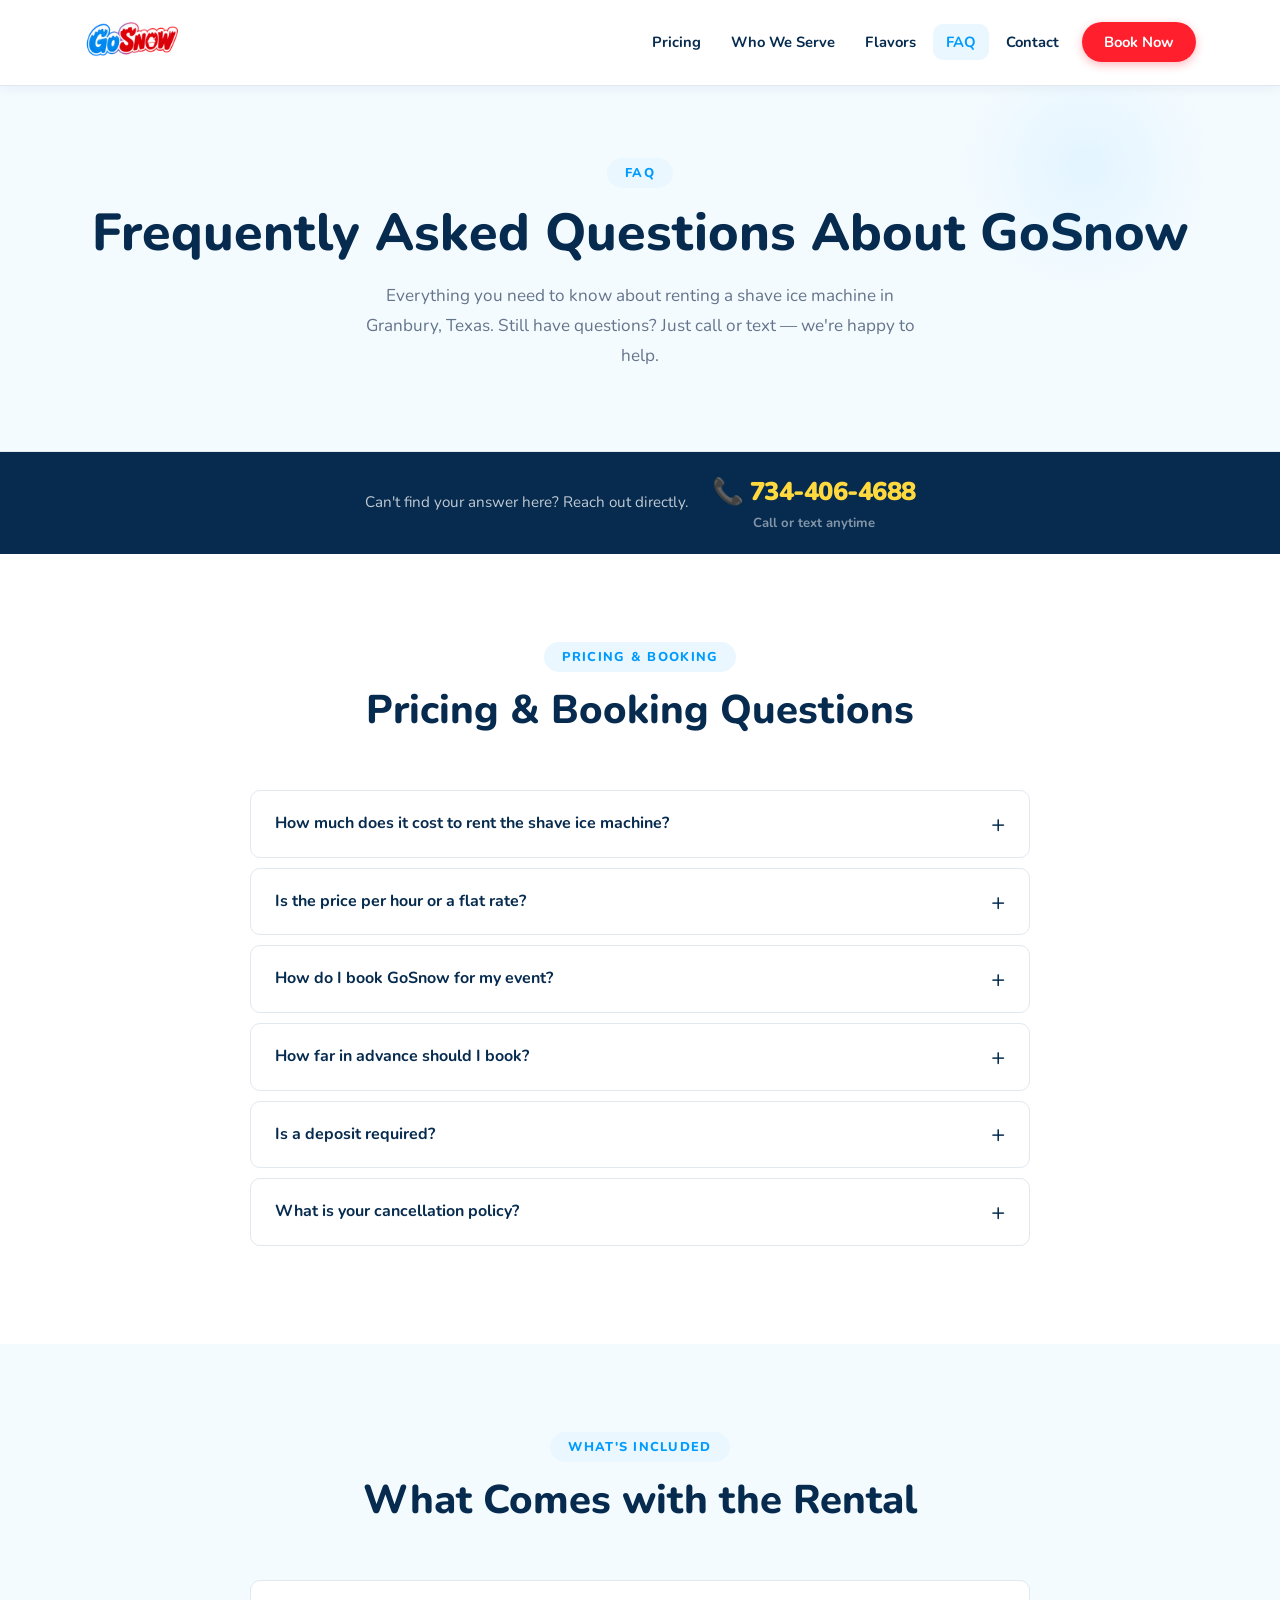
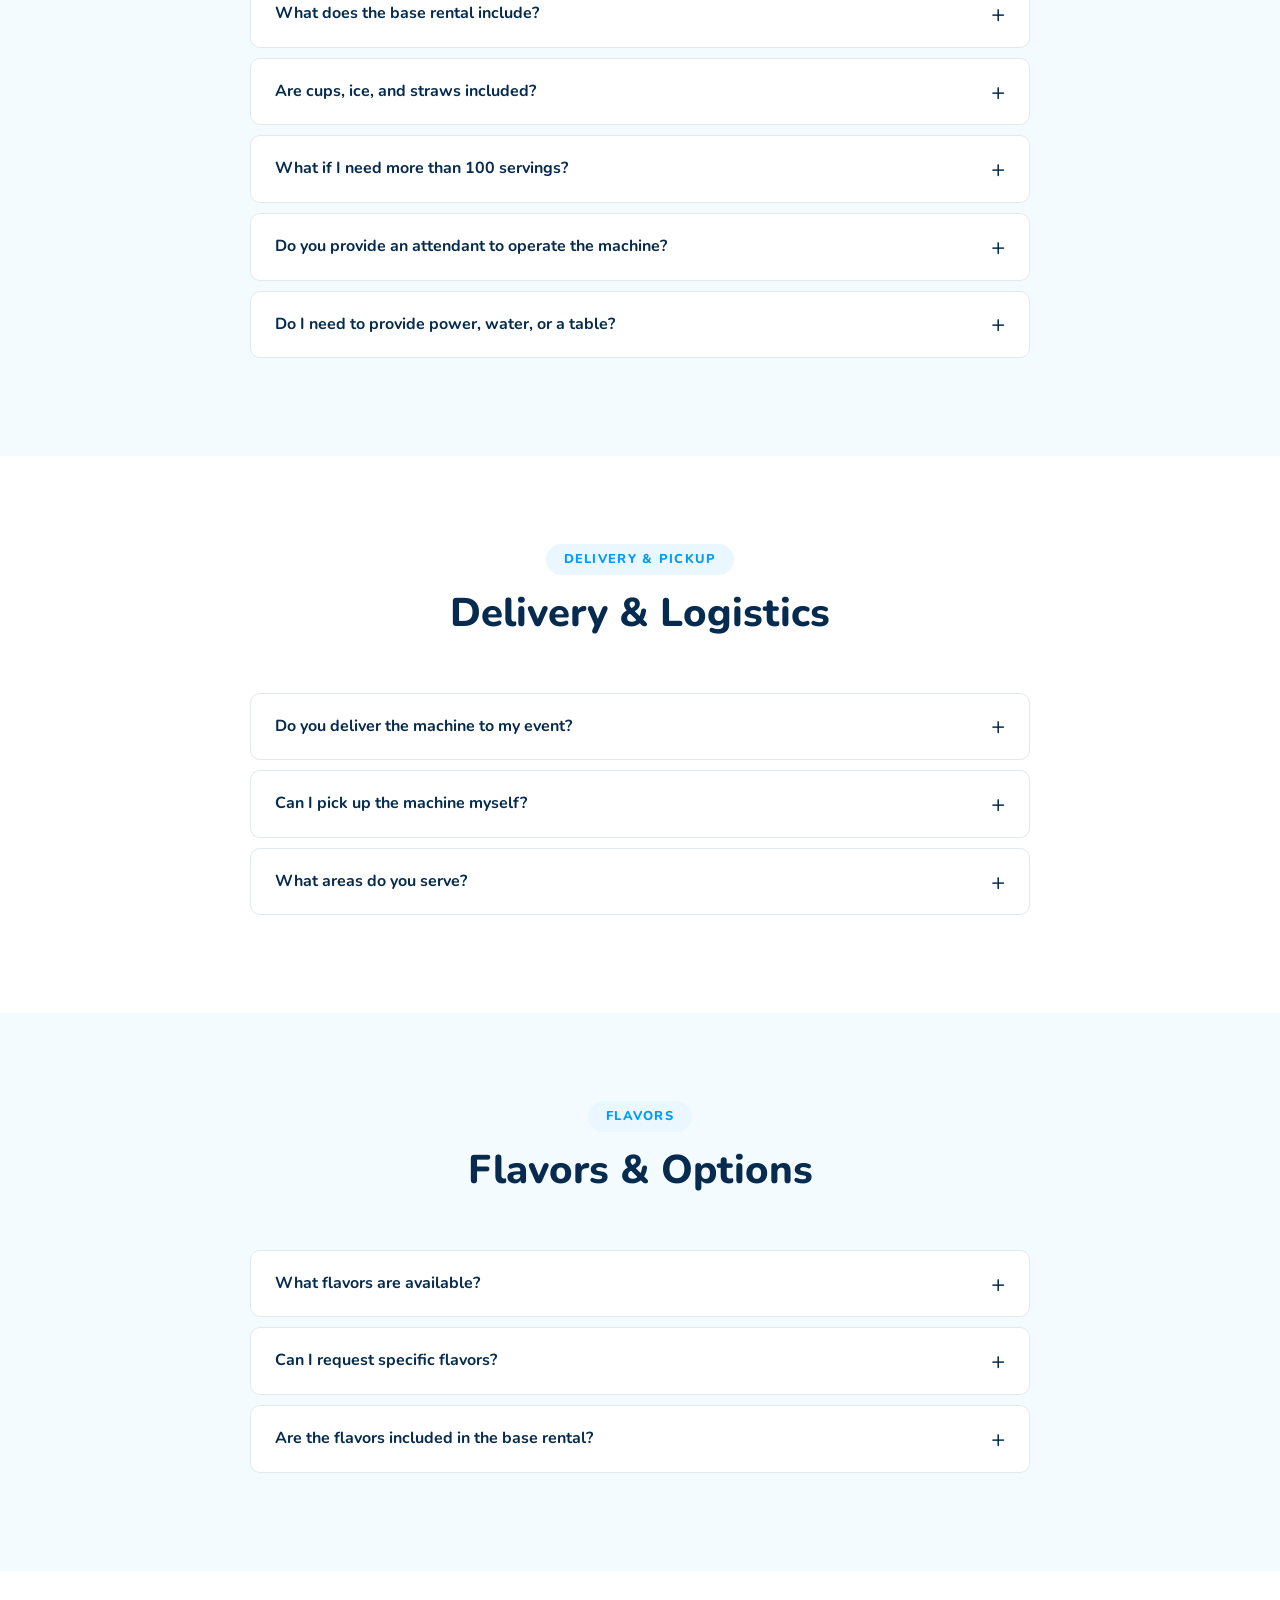
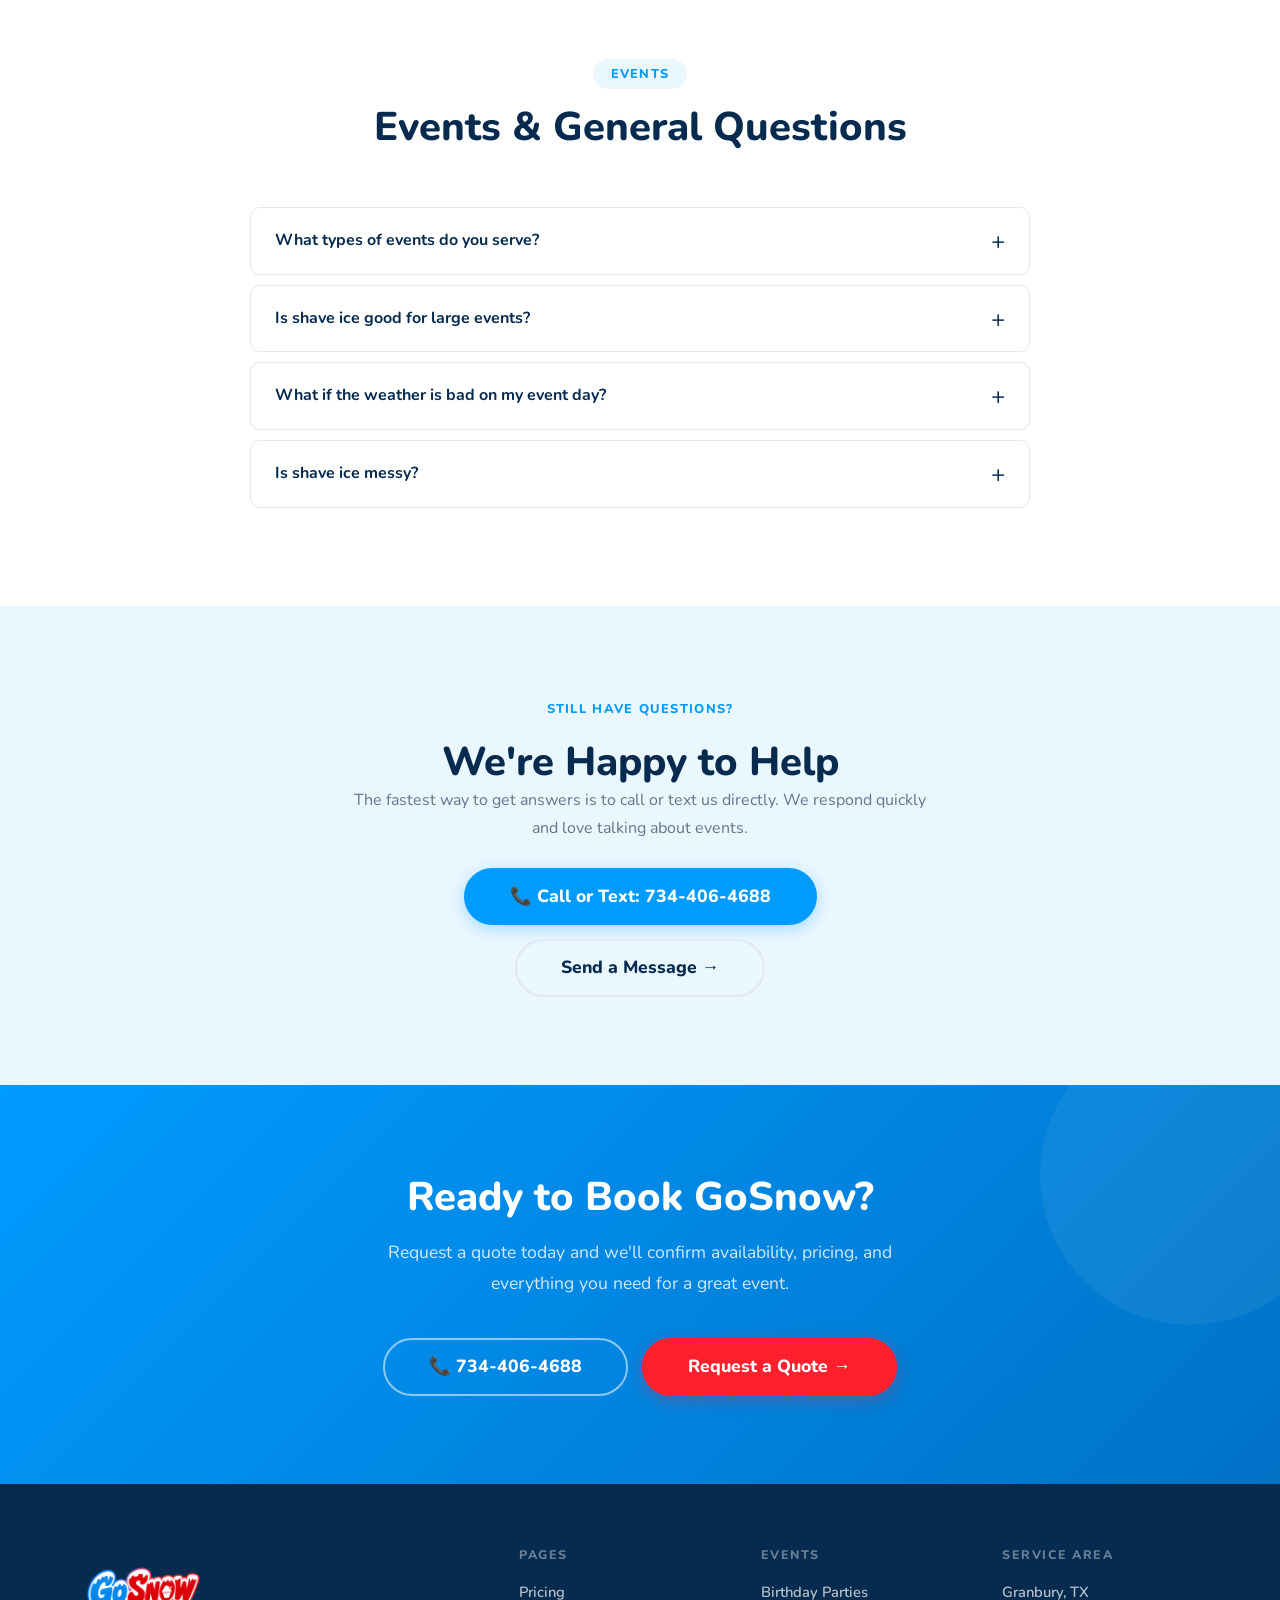
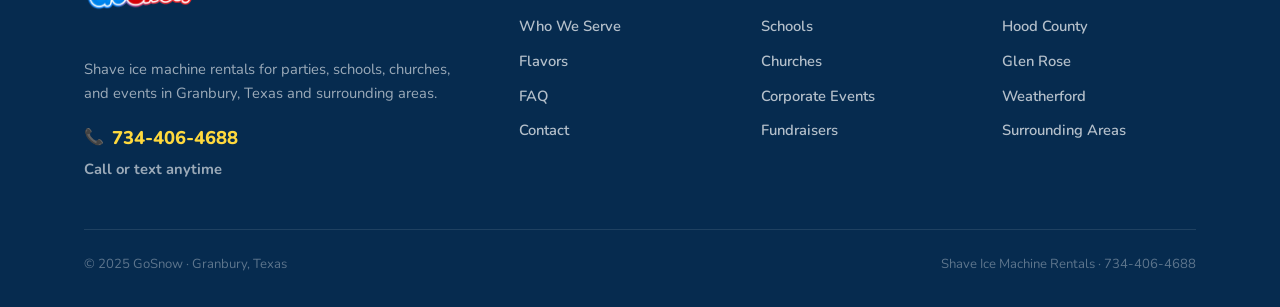
<file: faq.html>
<!DOCTYPE html>
<html lang="en">
<head>
  <meta charset="UTF-8">
  <meta name="viewport" content="width=device-width, initial-scale=1.0">
  <title>FAQ — GoSnow Shave Ice Rentals | Granbury, TX</title>
  <meta name="description" content="Frequently asked questions about GoSnow shave ice machine rentals in Granbury, TX. Learn about pricing, what's included, delivery, flavors, and how to book.">
  <meta name="robots" content="index, follow">
  <link rel="canonical" href="faq.html">
  <link rel="stylesheet" href="css/styles.css">
</head>
<body>

<!-- ============ NAV ============ -->
<header class="site-nav">
  <div class="container">
    <div class="nav-inner">
      <a href="index.html" class="logo-link" aria-label="GoSnow — Home">
        <img src="images/GoSnow_logo_transparent.png" alt="GoSnow" class="logo-img"
             onerror="this.style.display='none';this.nextElementSibling.style.display='flex'">
        <span class="logo-text" style="display:none"><span class="logo-go">Go</span><span class="logo-snow">Snow</span></span>
      </a>
      <nav aria-label="Main navigation">
        <ul class="nav-links">
          <li><a href="pricing.html">Pricing</a></li>
          <li><a href="who-we-rent-to.html">Who We Serve</a></li>
          <li><a href="flavors.html">Flavors</a></li>
          <li><a href="faq.html">FAQ</a></li>
          <li><a href="contact.html">Contact</a></li>
          <li><a href="contact.html" class="nav-book">Book Now</a></li>
        </ul>
      </nav>
      <button class="hamburger" aria-label="Open menu" aria-expanded="false">
        <svg viewBox="0 0 24 24" fill="none" stroke="currentColor" stroke-width="2.5" stroke-linecap="round">
          <line x1="3" y1="6" x2="21" y2="6"/><line x1="3" y1="12" x2="21" y2="12"/><line x1="3" y1="18" x2="21" y2="18"/>
        </svg>
      </button>
    </div>
  </div>
</header>
<nav class="mobile-nav" aria-label="Mobile navigation">
  <a href="index.html">Home</a>
  <a href="pricing.html">Pricing</a>
  <a href="who-we-rent-to.html">Who We Serve</a>
  <a href="flavors.html">Flavors</a>
  <a href="faq.html">FAQ</a>
  <a href="contact.html">Contact</a>
  <a href="contact.html" class="mobile-book">Book Now →</a>
</nav>

<main>

  <!-- ============ PAGE HERO ============ -->
  <section class="page-hero">
    <div class="container">
      <div class="section-tag">FAQ</div>
      <h1>Frequently Asked Questions About GoSnow</h1>
      <p>Everything you need to know about renting a shave ice machine in Granbury, Texas. Still have questions? Just call or text — we're happy to help.</p>
    </div>
  </section>

  <!-- ============ PHONE BANNER ============ -->
  <div class="phone-banner">
    <div class="container">
      <div class="phone-banner-inner">
        <p>Can't find your answer here? Reach out directly.</p>
        <div>
          <a href="tel:7344064688" class="phone-link">📞 734-406-4688</a>
          <span class="call-or-text">Call or text anytime</span>
        </div>
      </div>
    </div>
  </div>

  <!-- ============ PRICING FAQ ============ -->
  <section class="section bg-white">
    <div class="container">
      <div class="section-header">
        <div class="section-tag">Pricing &amp; Booking</div>
        <h2>Pricing &amp; Booking Questions</h2>
      </div>
      <div class="faq-list">

        <div class="faq-item">
          <div class="faq-question">How much does it cost to rent the shave ice machine?<span class="faq-icon">+</span></div>
          <div class="faq-answer">
            <p>The base rental starts at <strong>$150/hour</strong> and includes the shave ice machine, syrups, and up to 100 servings. Optional add-ons like a supplies package (cups, ice, straws) and an attendant/operator are available for an additional fee. Contact us for a custom quote based on your event details.</p>
          </div>
        </div>

        <div class="faq-item">
          <div class="faq-question">Is the price per hour or a flat rate?<span class="faq-icon">+</span></div>
          <div class="faq-answer">
            <p>The base rental is priced per hour. If you need a longer event or a flat-rate arrangement, just ask — we're happy to discuss options that work for your event.</p>
          </div>
        </div>

        <div class="faq-item">
          <div class="faq-question">How do I book GoSnow for my event?<span class="faq-icon">+</span></div>
          <div class="faq-answer">
            <p>The easiest way is to call or text us at <strong>734-406-4688</strong>, or fill out the quote request form on our <a href="contact.html" style="color:var(--blue);font-weight:700;">Contact page</a>. Tell us your event date, location, and approximate guest count, and we'll confirm availability and get you a quote.</p>
          </div>
        </div>

        <div class="faq-item">
          <div class="faq-question">How far in advance should I book?<span class="faq-icon">+</span></div>
          <div class="faq-answer">
            <p>We recommend booking as early as possible — especially for weekends and summer events, which fill up fast. That said, reach out even on short notice and we'll do our best to make it work!</p>
          </div>
        </div>

        <div class="faq-item">
          <div class="faq-question">Is a deposit required?<span class="faq-icon">+</span></div>
          <div class="faq-answer">
            <p>Deposit and payment details will be confirmed at the time of booking. Contact us and we'll walk you through everything.</p>
          </div>
        </div>

        <div class="faq-item">
          <div class="faq-question">What is your cancellation policy?<span class="faq-icon">+</span></div>
          <div class="faq-answer">
            <p>Cancellation terms will be provided when you book. We understand that plans change — reach out as soon as possible if something comes up and we'll work with you.</p>
          </div>
        </div>

      </div>
    </div>
  </section>

  <!-- ============ WHAT'S INCLUDED FAQ ============ -->
  <section class="section bg-ice">
    <div class="container">
      <div class="section-header">
        <div class="section-tag">What's Included</div>
        <h2>What Comes with the Rental</h2>
      </div>
      <div class="faq-list">

        <div class="faq-item">
          <div class="faq-question">What does the base rental include?<span class="faq-icon">+</span></div>
          <div class="faq-answer">
            <p>The base rental includes the shave ice machine, syrups and flavors, and up to 100 servings. We'll also walk you through how to use the machine at setup. Cups, ice, straws, and spoons are available as a separate add-on package.</p>
          </div>
        </div>

        <div class="faq-item">
          <div class="faq-question">Are cups, ice, and straws included?<span class="faq-icon">+</span></div>
          <div class="faq-answer">
            <p>Cups, ice, straws, and spoons are available as a separate supplies add-on package — they are not included in the base rental. Ask about adding the supplies package when you request a quote.</p>
          </div>
        </div>

        <div class="faq-item">
          <div class="faq-question">What if I need more than 100 servings?<span class="faq-icon">+</span></div>
          <div class="faq-answer">
            <p>No problem — just let us know your estimated guest count when you reach out. We'll make sure you have enough syrup and supplies to cover everyone.</p>
          </div>
        </div>

        <div class="faq-item">
          <div class="faq-question">Do you provide an attendant to operate the machine?<span class="faq-icon">+</span></div>
          <div class="faq-answer">
            <p>With the base rental, we'll show you how to use the machine and you'll operate it yourself. If you'd prefer a GoSnow team member to stay on-site and run the machine throughout your event, an attendant service is available for an additional fee. Contact us to add this to your quote.</p>
          </div>
        </div>

        <div class="faq-item">
          <div class="faq-question">Do I need to provide power, water, or a table?<span class="faq-icon">+</span></div>
          <div class="faq-answer">
            <p>Power and setup requirements will be confirmed when you book — we'll make sure you know exactly what you need before your event. Contact us for specifics.</p>
          </div>
        </div>

      </div>
    </div>
  </section>

  <!-- ============ DELIVERY FAQ ============ -->
  <section class="section bg-white">
    <div class="container">
      <div class="section-header">
        <div class="section-tag">Delivery &amp; Pickup</div>
        <h2>Delivery &amp; Logistics</h2>
      </div>
      <div class="faq-list">

        <div class="faq-item">
          <div class="faq-question">Do you deliver the machine to my event?<span class="faq-icon">+</span></div>
          <div class="faq-answer">
            <p>Yes! Delivery is available for an additional fee based on your event location. We'll bring the machine to your venue and get everything set up. Contact us to confirm delivery availability for your area and get a delivery quote.</p>
          </div>
        </div>

        <div class="faq-item">
          <div class="faq-question">Can I pick up the machine myself?<span class="faq-icon">+</span></div>
          <div class="faq-answer">
            <p>Absolutely. Pickup is available if you prefer to transport the machine yourself. We'll have it ready and walk you through everything before you head out.</p>
          </div>
        </div>

        <div class="faq-item">
          <div class="faq-question">What areas do you serve?<span class="faq-icon">+</span></div>
          <div class="faq-answer">
            <p>GoSnow is based in Granbury, Texas and primarily serves Hood County and surrounding areas including Glen Rose, Weatherford, Tolar, Cresson, Acton, and nearby communities. Contact us to confirm availability for your specific event location.</p>
          </div>
        </div>

      </div>
    </div>
  </section>

  <!-- ============ FLAVORS FAQ ============ -->
  <section class="section bg-ice">
    <div class="container">
      <div class="section-header">
        <div class="section-tag">Flavors</div>
        <h2>Flavors &amp; Options</h2>
      </div>
      <div class="faq-list">

        <div class="faq-item">
          <div class="faq-question">What flavors are available?<span class="faq-icon">+</span></div>
          <div class="faq-answer">
            <p>GoSnow offers a variety of bold, colorful shave ice flavors. Examples include blue raspberry, cherry, strawberry, watermelon, mango, grape, green apple, tiger's blood, lemon, pineapple, peach, and coconut. Contact us to confirm which flavors are available for your event date.</p>
          </div>
        </div>

        <div class="faq-item">
          <div class="faq-question">Can I request specific flavors?<span class="faq-icon">+</span></div>
          <div class="faq-answer">
            <p>We'll do our best to accommodate flavor requests. Reach out when you book and let us know if you have a preference — we'll confirm what we can include.</p>
          </div>
        </div>

        <div class="faq-item">
          <div class="faq-question">Are the flavors included in the base rental?<span class="faq-icon">+</span></div>
          <div class="faq-answer">
            <p>Yes — syrups and flavors are included in the base rental along with the machine and up to 100 servings.</p>
          </div>
        </div>

      </div>
    </div>
  </section>

  <!-- ============ EVENT FAQ ============ -->
  <section class="section bg-white">
    <div class="container">
      <div class="section-header">
        <div class="section-tag">Events</div>
        <h2>Events &amp; General Questions</h2>
      </div>
      <div class="faq-list">

        <div class="faq-item">
          <div class="faq-question">What types of events do you serve?<span class="faq-icon">+</span></div>
          <div class="faq-answer">
            <p>GoSnow serves all kinds of events — birthday parties, school field days, church gatherings, youth group events, sports team parties, corporate events, fundraisers, weddings, community festivals, block parties, and more. If people are getting together, we can probably be there.</p>
          </div>
        </div>

        <div class="faq-item">
          <div class="faq-question">Is shave ice good for large events?<span class="faq-icon">+</span></div>
          <div class="faq-answer">
            <p>Yes! A shave ice machine serves guests quickly and efficiently. The base rental includes up to 100 servings per hour. For larger events, contact us and we'll make sure you have the right setup to keep everyone happy.</p>
          </div>
        </div>

        <div class="faq-item">
          <div class="faq-question">What if the weather is bad on my event day?<span class="faq-icon">+</span></div>
          <div class="faq-answer">
            <p>Weather policy details will be confirmed at the time of booking. Contact us if weather is a concern — we'll talk through your options.</p>
          </div>
        </div>

        <div class="faq-item">
          <div class="faq-question">Is shave ice messy?<span class="faq-icon">+</span></div>
          <div class="faq-answer">
            <p>Shave ice is generally a clean, easy treat to serve. Having cups and straws helps keep things tidy. We'll give you tips at setup to make the experience smooth for your guests.</p>
          </div>
        </div>

      </div>
    </div>
  </section>

  <!-- ============ STILL HAVE QUESTIONS ============ -->
  <section class="section bg-light-blue">
    <div class="container" style="text-align:center;max-width:640px;">
      <div class="section-tag">Still Have Questions?</div>
      <h2>We're Happy to Help</h2>
      <p>The fastest way to get answers is to call or text us directly. We respond quickly and love talking about events.</p>
      <br>
      <div class="cta-group" style="justify-content:center;">
        <a href="tel:7344064688" class="btn btn-primary btn-lg">📞 Call or Text: 734-406-4688</a>
        <a href="contact.html" class="btn btn-outline btn-lg">Send a Message →</a>
      </div>
    </div>
  </section>

  <!-- ============ CTA ============ -->
  <section class="cta-section">
    <div class="container">
      <h2>Ready to Book GoSnow?</h2>
      <p>Request a quote today and we'll confirm availability, pricing, and everything you need for a great event.</p>
      <div class="cta-group" style="justify-content:center;">
        <a href="tel:7344064688" class="btn btn-outline-white btn-lg">📞 734-406-4688</a>
        <a href="contact.html" class="btn btn-red btn-lg">Request a Quote →</a>
      </div>
    </div>
  </section>

</main>

<!-- ============ FOOTER ============ -->
<footer class="site-footer">
  <div class="container">
    <div class="footer-inner">
      <div class="footer-brand">
        <img src="images/GoSnow_logo_transparent.png" alt="GoSnow" class="footer-logo-img">
        <p>Shave ice machine rentals for parties, schools, churches, and events in Granbury, Texas and surrounding areas.</p>
        <div class="footer-phone-row"><span>📞</span><a href="tel:7344064688">734-406-4688</a></div>
        <p class="footer-sms">Call or text anytime</p>
      </div>
      <div class="footer-col">
        <h5>Pages</h5>
        <a href="pricing.html">Pricing</a>
        <a href="who-we-rent-to.html">Who We Serve</a>
        <a href="flavors.html">Flavors</a>
        <a href="faq.html">FAQ</a>
        <a href="contact.html">Contact</a>
      </div>
      <div class="footer-col">
        <h5>Events</h5>
        <a href="who-we-rent-to.html">Birthday Parties</a>
        <a href="who-we-rent-to.html">Schools</a>
        <a href="who-we-rent-to.html">Churches</a>
        <a href="who-we-rent-to.html">Corporate Events</a>
        <a href="who-we-rent-to.html">Fundraisers</a>
      </div>
      <div class="footer-col">
        <h5>Service Area</h5>
        <a href="contact.html">Granbury, TX</a>
        <a href="contact.html">Hood County</a>
        <a href="contact.html">Glen Rose</a>
        <a href="contact.html">Weatherford</a>
        <a href="contact.html">Surrounding Areas</a>
      </div>
    </div>
    <div class="footer-bottom">
      <span>© 2025 GoSnow · Granbury, Texas</span>
      <span>Shave Ice Machine Rentals · 734-406-4688</span>
    </div>
  </div>
</footer>

<script src="js/main.js"></script>
</body>
</html>
</file>
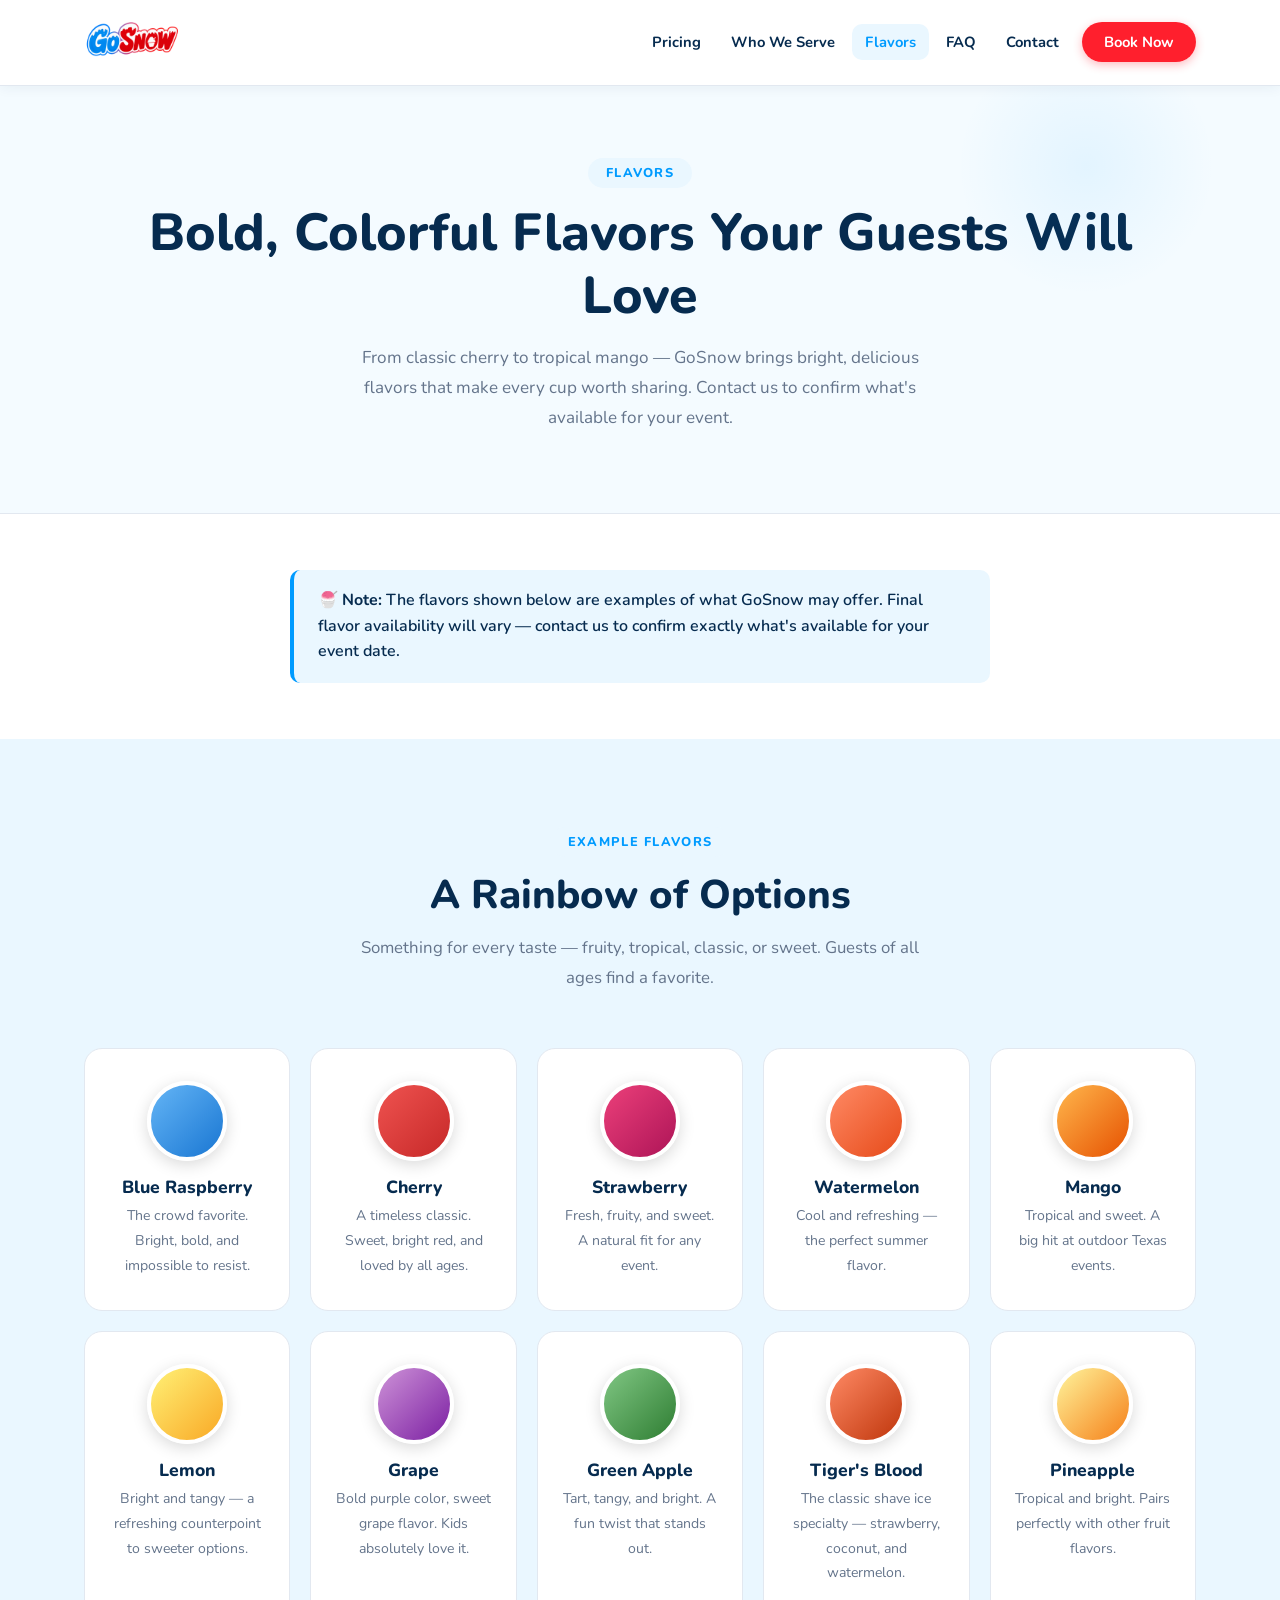
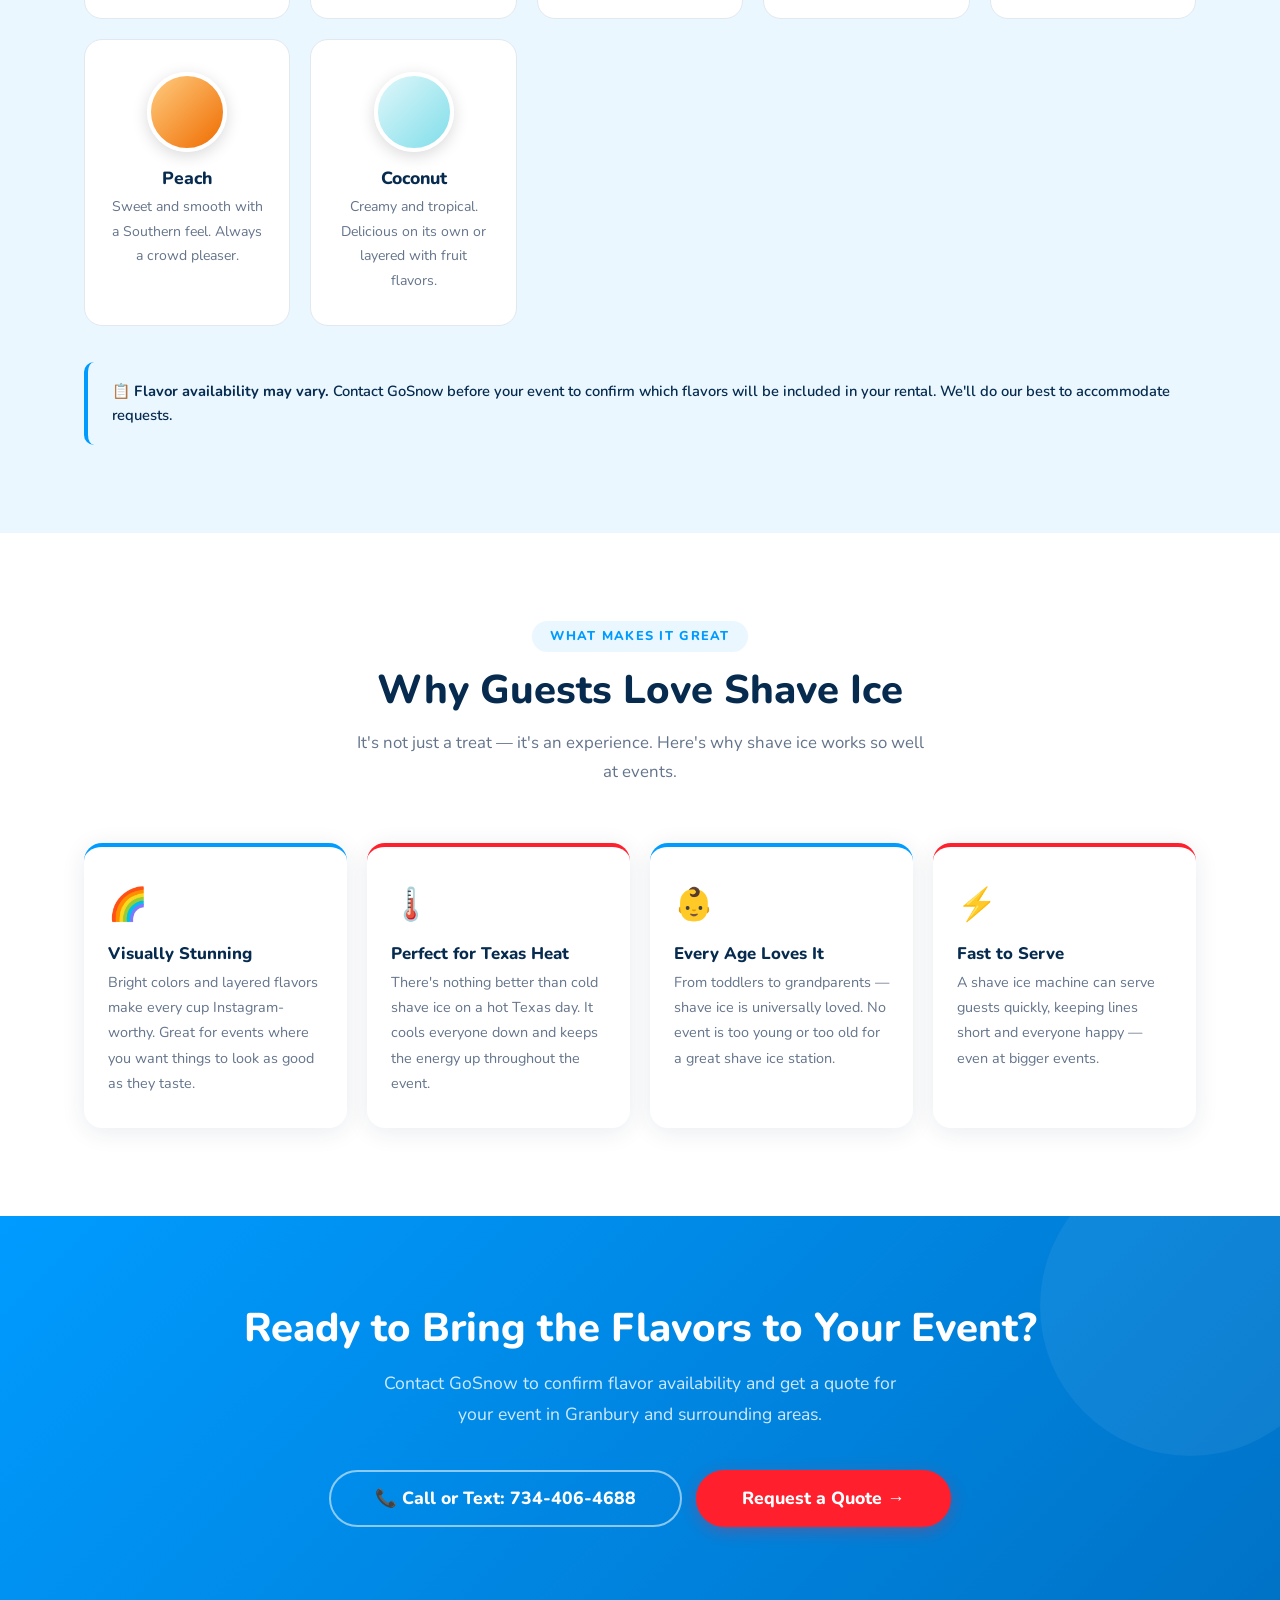
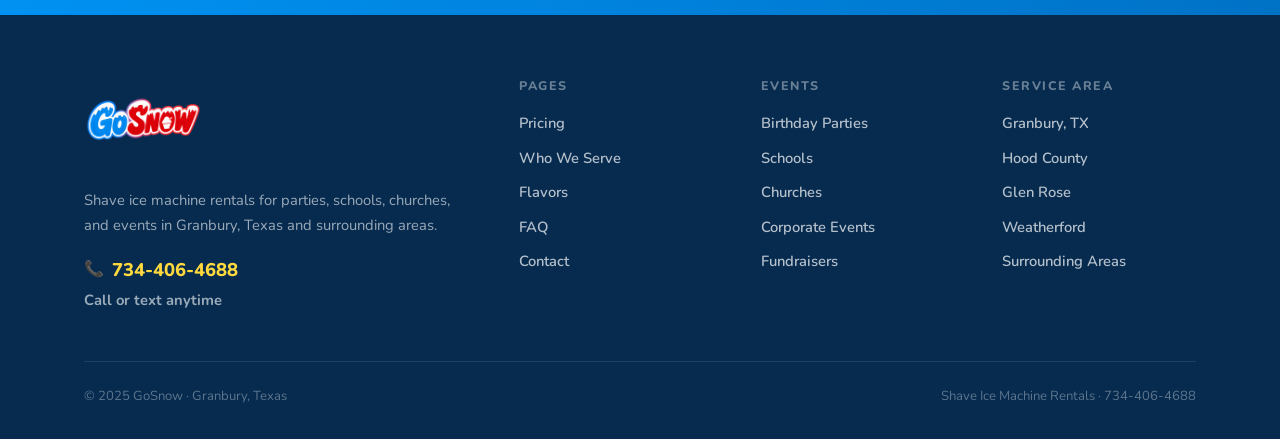
<file: flavors.html>
<!DOCTYPE html>
<html lang="en">
<head>
  <meta charset="UTF-8">
  <meta name="viewport" content="width=device-width, initial-scale=1.0">
  <title>Flavors — GoSnow Shave Ice Rentals | Granbury, TX</title>
  <meta name="description" content="GoSnow shave ice comes in a variety of bold, colorful flavors. Contact us to confirm current flavor availability for your event in Granbury, TX.">
  <meta name="robots" content="index, follow">
  <link rel="canonical" href="flavors.html">
  <link rel="stylesheet" href="css/styles.css">
  <style>
    .flavor-card {
      background: white;
      border-radius: var(--radius);
      padding: 32px 24px;
      text-align: center;
      border: 1.5px solid var(--border);
      transition: var(--transition);
    }
    .flavor-card:hover { box-shadow: var(--shadow-lg); transform: translateY(-4px); border-color: transparent; }
    .flavor-ball {
      width: 80px; height: 80px;
      border-radius: 50%;
      margin: 0 auto 16px;
      border: 4px solid white;
      box-shadow: 0 4px 16px rgba(0,0,0,0.15);
    }
    .flavor-card h3 { font-size: 1.1rem; margin-bottom: 6px; }
    .flavor-card p  { font-size: 0.88rem; }
    .flavors-full-grid {
      display: grid;
      grid-template-columns: repeat(auto-fill, minmax(200px, 1fr));
      gap: 20px;
    }
    @media (max-width: 560px) {
      .flavors-full-grid { grid-template-columns: repeat(2, 1fr); }
    }
  </style>
</head>
<body>

<!-- ============ NAV ============ -->
<header class="site-nav">
  <div class="container">
    <div class="nav-inner">
      <a href="index.html" class="logo-link" aria-label="GoSnow — Home">
        <img src="images/GoSnow_logo_transparent.png" alt="GoSnow" class="logo-img"
             onerror="this.style.display='none';this.nextElementSibling.style.display='flex'">
        <span class="logo-text" style="display:none"><span class="logo-go">Go</span><span class="logo-snow">Snow</span></span>
      </a>
      <nav aria-label="Main navigation">
        <ul class="nav-links">
          <li><a href="pricing.html">Pricing</a></li>
          <li><a href="who-we-rent-to.html">Who We Serve</a></li>
          <li><a href="flavors.html">Flavors</a></li>
          <li><a href="faq.html">FAQ</a></li>
          <li><a href="contact.html">Contact</a></li>
          <li><a href="contact.html" class="nav-book">Book Now</a></li>
        </ul>
      </nav>
      <button class="hamburger" aria-label="Open menu" aria-expanded="false">
        <svg viewBox="0 0 24 24" fill="none" stroke="currentColor" stroke-width="2.5" stroke-linecap="round">
          <line x1="3" y1="6" x2="21" y2="6"/><line x1="3" y1="12" x2="21" y2="12"/><line x1="3" y1="18" x2="21" y2="18"/>
        </svg>
      </button>
    </div>
  </div>
</header>
<nav class="mobile-nav" aria-label="Mobile navigation">
  <a href="index.html">Home</a>
  <a href="pricing.html">Pricing</a>
  <a href="who-we-rent-to.html">Who We Serve</a>
  <a href="flavors.html">Flavors</a>
  <a href="faq.html">FAQ</a>
  <a href="contact.html">Contact</a>
  <a href="contact.html" class="mobile-book">Book Now →</a>
</nav>

<main>

  <!-- ============ PAGE HERO ============ -->
  <section class="page-hero">
    <div class="container">
      <div class="section-tag">Flavors</div>
      <h1>Bold, Colorful Flavors Your Guests Will Love</h1>
      <p>From classic cherry to tropical mango — GoSnow brings bright, delicious flavors that make every cup worth sharing. Contact us to confirm what's available for your event.</p>
    </div>
  </section>

  <!-- ============ FLAVOR NOTICE ============ -->
  <section class="section-sm bg-white">
    <div class="container">
      <div class="flavors-notice" style="max-width:700px;margin:0 auto;font-size:1rem;">
        🍧 <strong>Note:</strong> The flavors shown below are examples of what GoSnow may offer. Final flavor availability will vary — contact us to confirm exactly what's available for your event date.
      </div>
    </div>
  </section>

  <!-- ============ FLAVOR GRID ============ -->
  <section class="section bg-light-blue">
    <div class="container">
      <div class="section-header">
        <div class="section-tag">Example Flavors</div>
        <h2>A Rainbow of Options</h2>
        <p>Something for every taste — fruity, tropical, classic, or sweet. Guests of all ages find a favorite.</p>
      </div>

      <div class="flavors-full-grid">

        <div class="flavor-card">
          <div class="flavor-ball" style="background:linear-gradient(135deg,#64B5F6,#1976D2);"></div>
          <h3>Blue Raspberry</h3>
          <p>The crowd favorite. Bright, bold, and impossible to resist.</p>
        </div>

        <div class="flavor-card">
          <div class="flavor-ball" style="background:linear-gradient(135deg,#EF5350,#C62828);"></div>
          <h3>Cherry</h3>
          <p>A timeless classic. Sweet, bright red, and loved by all ages.</p>
        </div>

        <div class="flavor-card">
          <div class="flavor-ball" style="background:linear-gradient(135deg,#EC407A,#AD1457);"></div>
          <h3>Strawberry</h3>
          <p>Fresh, fruity, and sweet. A natural fit for any event.</p>
        </div>

        <div class="flavor-card">
          <div class="flavor-ball" style="background:linear-gradient(135deg,#FF8A65,#E64A19);"></div>
          <h3>Watermelon</h3>
          <p>Cool and refreshing — the perfect summer flavor.</p>
        </div>

        <div class="flavor-card">
          <div class="flavor-ball" style="background:linear-gradient(135deg,#FFB74D,#E65100);"></div>
          <h3>Mango</h3>
          <p>Tropical and sweet. A big hit at outdoor Texas events.</p>
        </div>

        <div class="flavor-card">
          <div class="flavor-ball" style="background:linear-gradient(135deg,#FFF176,#F9A825);"></div>
          <h3>Lemon</h3>
          <p>Bright and tangy — a refreshing counterpoint to sweeter options.</p>
        </div>

        <div class="flavor-card">
          <div class="flavor-ball" style="background:linear-gradient(135deg,#CE93D8,#7B1FA2);"></div>
          <h3>Grape</h3>
          <p>Bold purple color, sweet grape flavor. Kids absolutely love it.</p>
        </div>

        <div class="flavor-card">
          <div class="flavor-ball" style="background:linear-gradient(135deg,#81C784,#2E7D32);"></div>
          <h3>Green Apple</h3>
          <p>Tart, tangy, and bright. A fun twist that stands out.</p>
        </div>

        <div class="flavor-card">
          <div class="flavor-ball" style="background:linear-gradient(135deg,#FF8A65,#BF360C);"></div>
          <h3>Tiger's Blood</h3>
          <p>The classic shave ice specialty — strawberry, coconut, and watermelon.</p>
        </div>

        <div class="flavor-card">
          <div class="flavor-ball" style="background:linear-gradient(135deg,#FFF59D,#F57F17);"></div>
          <h3>Pineapple</h3>
          <p>Tropical and bright. Pairs perfectly with other fruit flavors.</p>
        </div>

        <div class="flavor-card">
          <div class="flavor-ball" style="background:linear-gradient(135deg,#FFCC80,#EF6C00);"></div>
          <h3>Peach</h3>
          <p>Sweet and smooth with a Southern feel. Always a crowd pleaser.</p>
        </div>

        <div class="flavor-card">
          <div class="flavor-ball" style="background:linear-gradient(135deg,#E0F7FA,#80DEEA);"></div>
          <h3>Coconut</h3>
          <p>Creamy and tropical. Delicious on its own or layered with fruit flavors.</p>
        </div>

      </div>

      <div class="flavors-notice" style="margin-top:36px;">
        📋 <strong>Flavor availability may vary.</strong> Contact GoSnow before your event to confirm which flavors will be included in your rental. We'll do our best to accommodate requests.
      </div>
    </div>
  </section>

  <!-- ============ ABOUT SHAVE ICE ============ -->
  <section class="section bg-white">
    <div class="container">
      <div class="section-header">
        <div class="section-tag">What Makes It Great</div>
        <h2>Why Guests Love Shave Ice</h2>
        <p>It's not just a treat — it's an experience. Here's why shave ice works so well at events.</p>
      </div>
      <div class="why-grid">
        <div class="why-card">
          <div class="why-icon">🌈</div>
          <h4>Visually Stunning</h4>
          <p>Bright colors and layered flavors make every cup Instagram-worthy. Great for events where you want things to look as good as they taste.</p>
        </div>
        <div class="why-card red-accent">
          <div class="why-icon">🌡️</div>
          <h4>Perfect for Texas Heat</h4>
          <p>There's nothing better than cold shave ice on a hot Texas day. It cools everyone down and keeps the energy up throughout the event.</p>
        </div>
        <div class="why-card">
          <div class="why-icon">👶</div>
          <h4>Every Age Loves It</h4>
          <p>From toddlers to grandparents — shave ice is universally loved. No event is too young or too old for a great shave ice station.</p>
        </div>
        <div class="why-card red-accent">
          <div class="why-icon">⚡</div>
          <h4>Fast to Serve</h4>
          <p>A shave ice machine can serve guests quickly, keeping lines short and everyone happy — even at bigger events.</p>
        </div>
      </div>
    </div>
  </section>

  <!-- ============ CTA ============ -->
  <section class="cta-section">
    <div class="container">
      <h2>Ready to Bring the Flavors to Your Event?</h2>
      <p>Contact GoSnow to confirm flavor availability and get a quote for your event in Granbury and surrounding areas.</p>
      <div class="cta-group" style="justify-content:center;">
        <a href="tel:7344064688" class="btn btn-outline-white btn-lg">📞 Call or Text: 734-406-4688</a>
        <a href="contact.html" class="btn btn-red btn-lg">Request a Quote →</a>
      </div>
    </div>
  </section>

</main>

<!-- ============ FOOTER ============ -->
<footer class="site-footer">
  <div class="container">
    <div class="footer-inner">
      <div class="footer-brand">
        <img src="images/GoSnow_logo_transparent.png" alt="GoSnow" class="footer-logo-img">
        <p>Shave ice machine rentals for parties, schools, churches, and events in Granbury, Texas and surrounding areas.</p>
        <div class="footer-phone-row"><span>📞</span><a href="tel:7344064688">734-406-4688</a></div>
        <p class="footer-sms">Call or text anytime</p>
      </div>
      <div class="footer-col">
        <h5>Pages</h5>
        <a href="pricing.html">Pricing</a>
        <a href="who-we-rent-to.html">Who We Serve</a>
        <a href="flavors.html">Flavors</a>
        <a href="faq.html">FAQ</a>
        <a href="contact.html">Contact</a>
      </div>
      <div class="footer-col">
        <h5>Events</h5>
        <a href="who-we-rent-to.html">Birthday Parties</a>
        <a href="who-we-rent-to.html">Schools</a>
        <a href="who-we-rent-to.html">Churches</a>
        <a href="who-we-rent-to.html">Corporate Events</a>
        <a href="who-we-rent-to.html">Fundraisers</a>
      </div>
      <div class="footer-col">
        <h5>Service Area</h5>
        <a href="contact.html">Granbury, TX</a>
        <a href="contact.html">Hood County</a>
        <a href="contact.html">Glen Rose</a>
        <a href="contact.html">Weatherford</a>
        <a href="contact.html">Surrounding Areas</a>
      </div>
    </div>
    <div class="footer-bottom">
      <span>© 2025 GoSnow · Granbury, Texas</span>
      <span>Shave Ice Machine Rentals · 734-406-4688</span>
    </div>
  </div>
</footer>

<script src="js/main.js"></script>
</body>
</html>
</file>
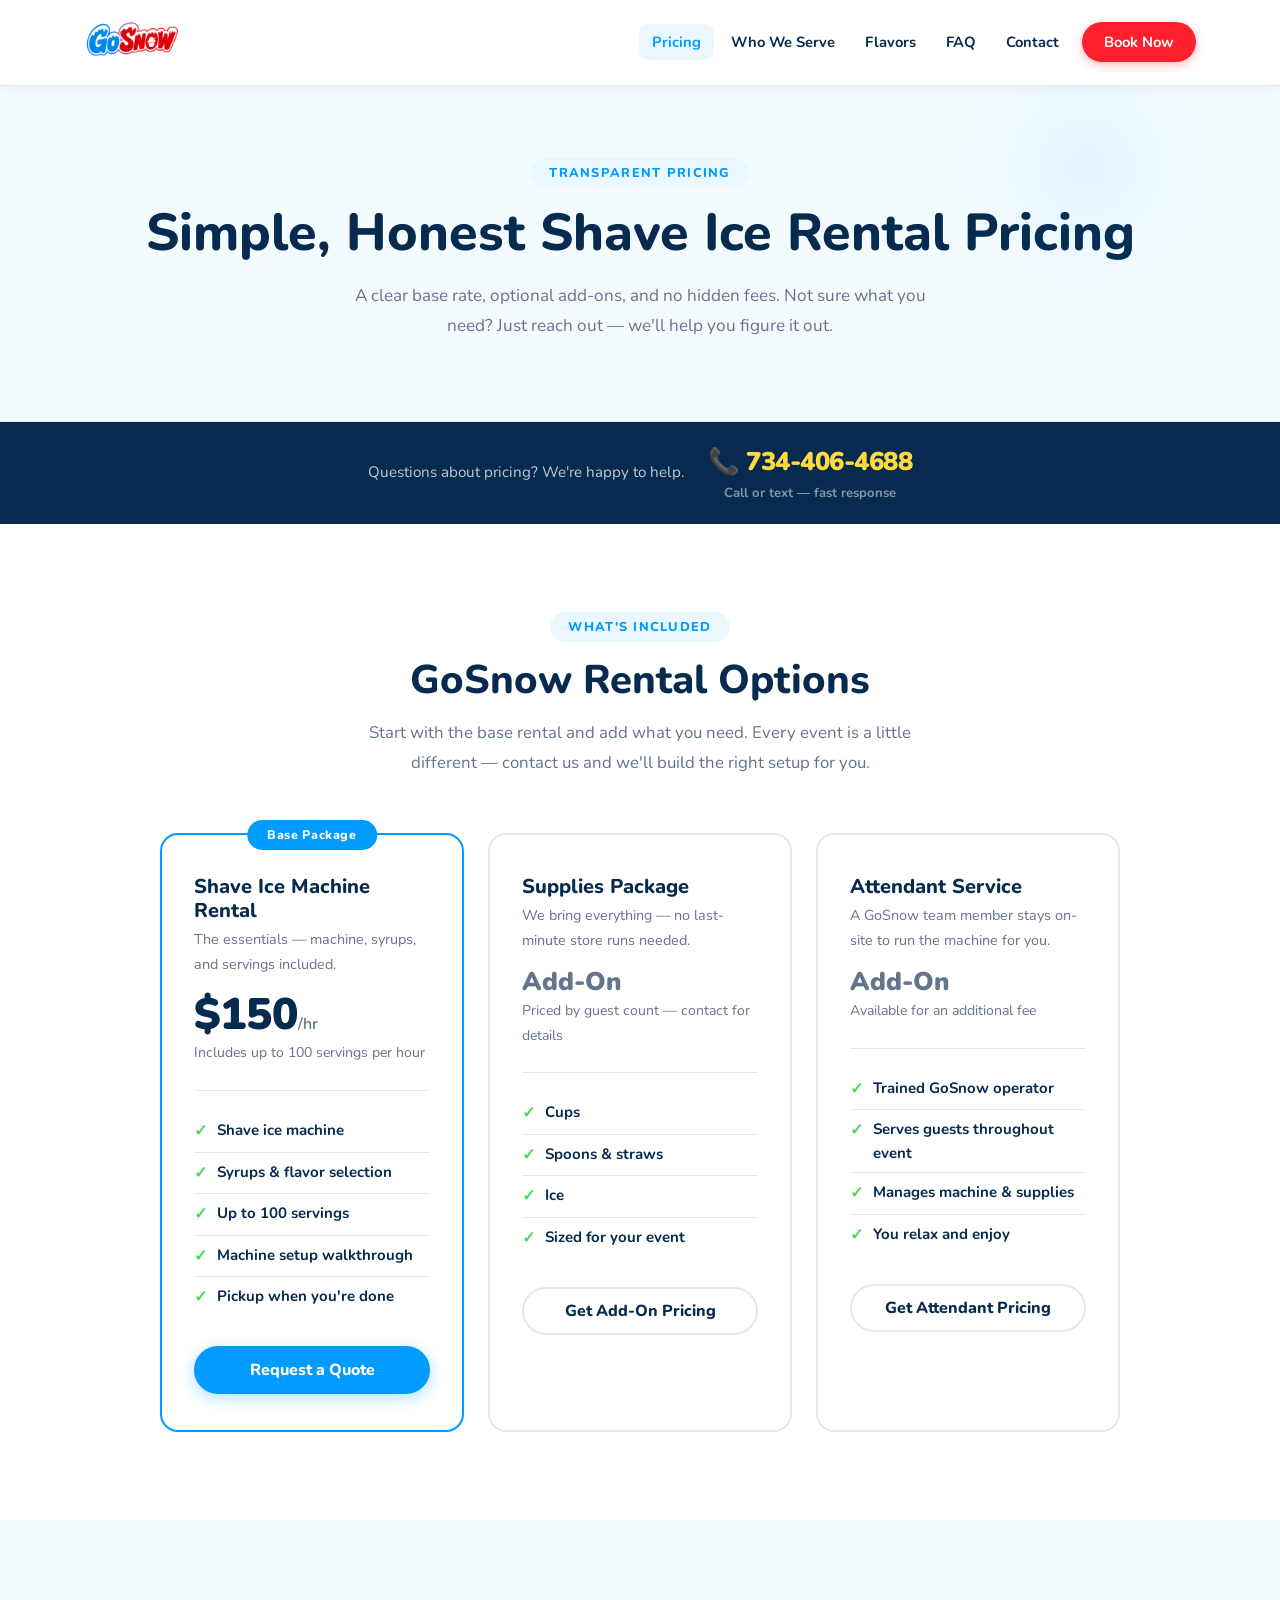
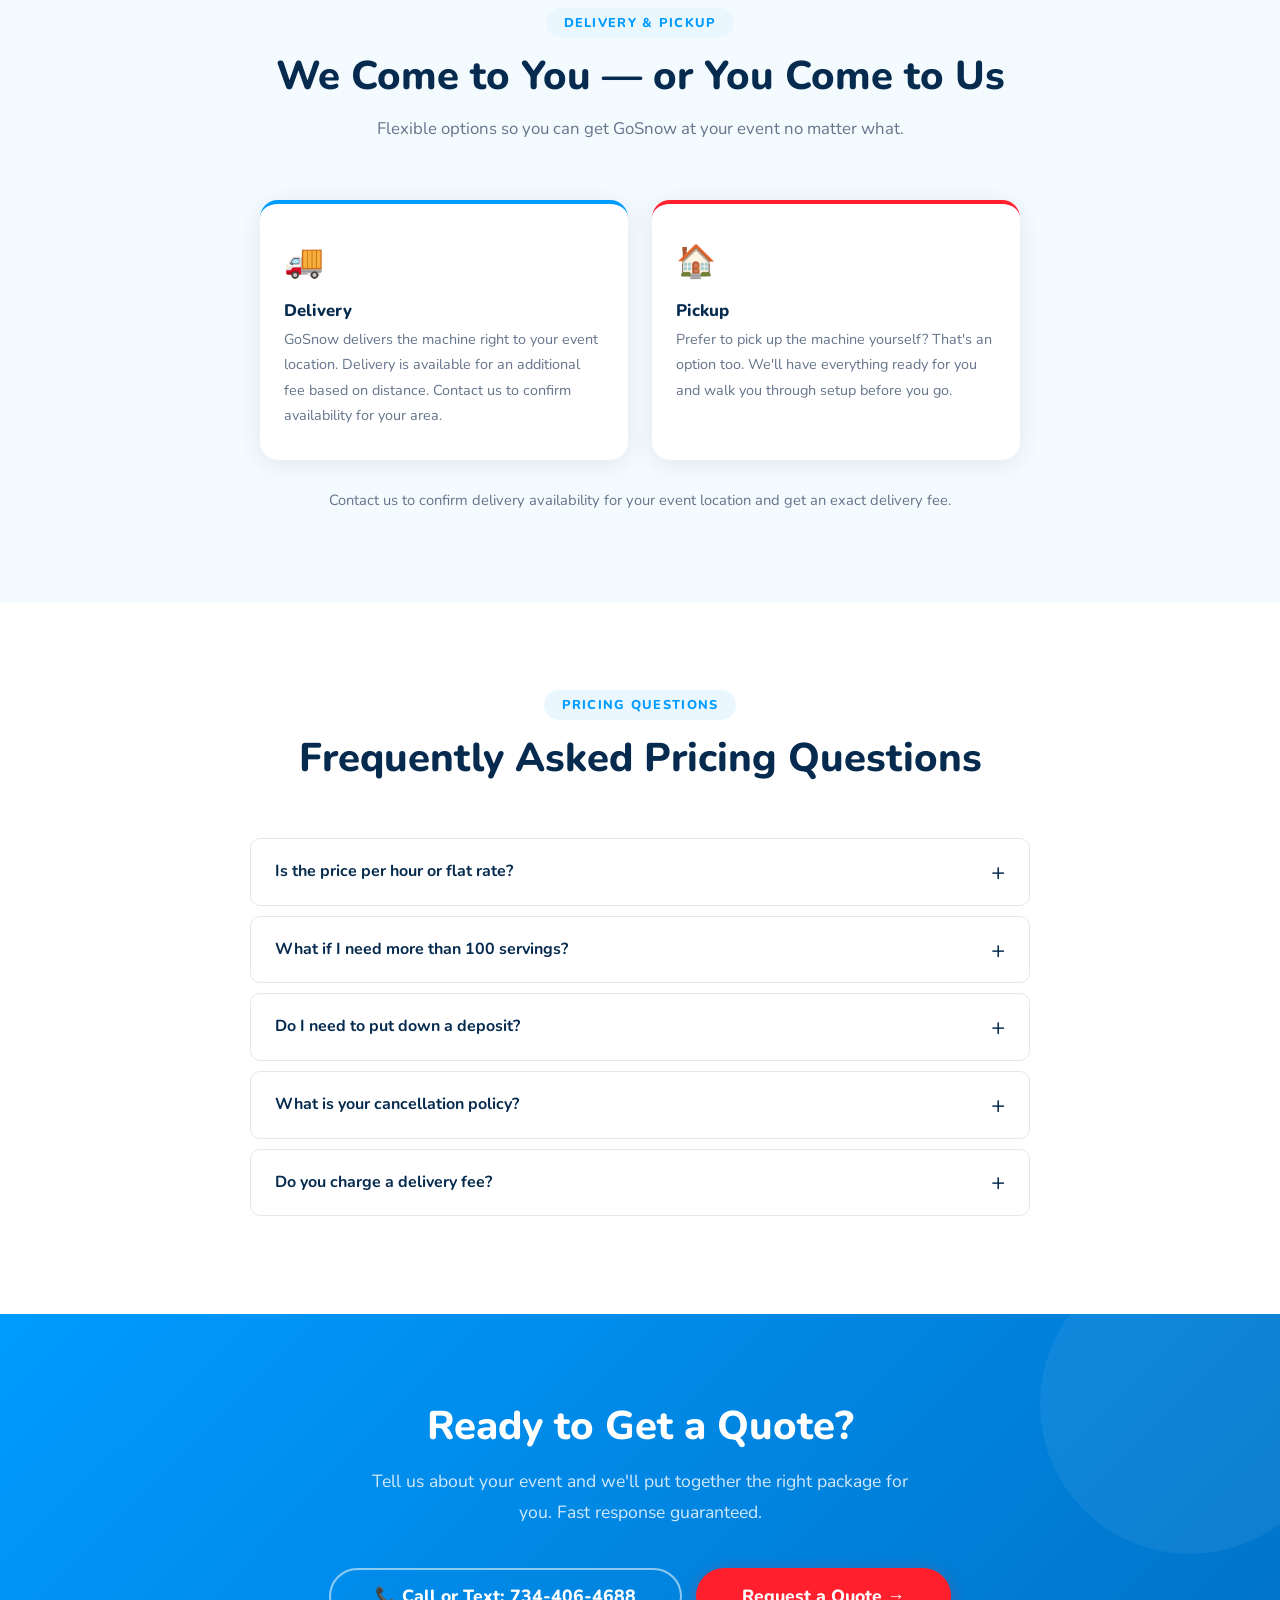
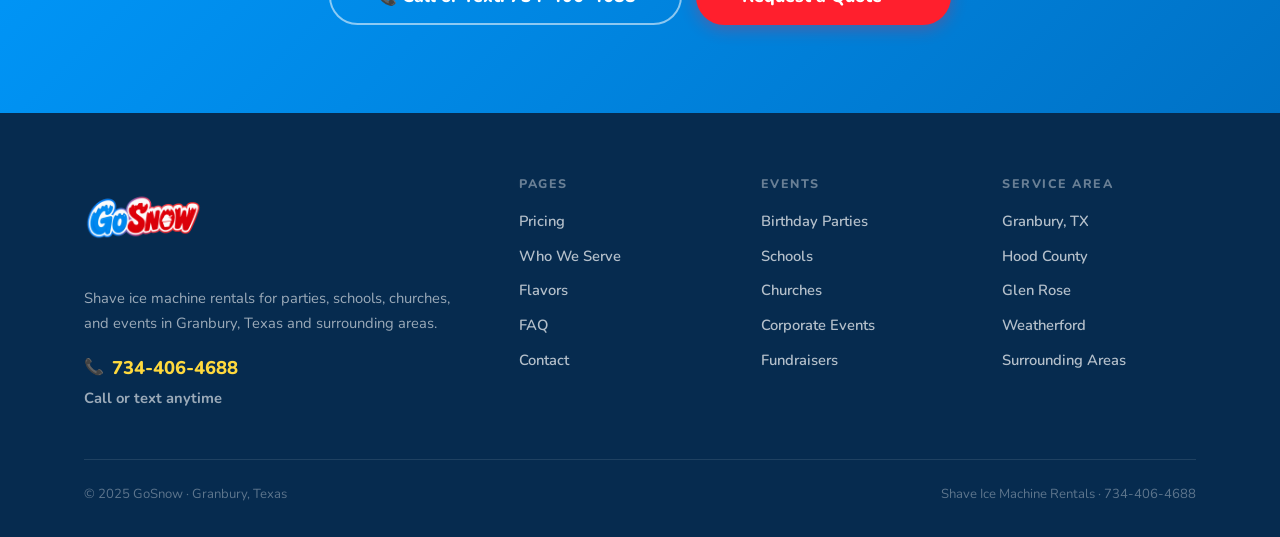
<file: pricing.html>
<!DOCTYPE html>
<html lang="en">
<head>
  <meta charset="UTF-8">
  <meta name="viewport" content="width=device-width, initial-scale=1.0">
  <title>Pricing — GoSnow Shave Ice Rentals | Granbury, TX</title>
  <meta name="description" content="GoSnow shave ice rental pricing in Granbury, TX. See our base rates, add-ons, and delivery options. Request a quote today.">
  <meta name="robots" content="index, follow">
  <link rel="canonical" href="pricing.html">
  <link rel="stylesheet" href="css/styles.css">
</head>
<body>

<!-- ============ NAV ============ -->
<header class="site-nav">
  <div class="container">
    <div class="nav-inner">
      <a href="index.html" class="logo-link" aria-label="GoSnow — Home">
        <img src="images/GoSnow_logo_transparent.png" alt="GoSnow" class="logo-img"
             onerror="this.style.display='none';this.nextElementSibling.style.display='flex'">
        <span class="logo-text" style="display:none"><span class="logo-go">Go</span><span class="logo-snow">Snow</span></span>
      </a>
      <nav aria-label="Main navigation">
        <ul class="nav-links">
          <li><a href="pricing.html">Pricing</a></li>
          <li><a href="who-we-rent-to.html">Who We Serve</a></li>
          <li><a href="flavors.html">Flavors</a></li>
          <li><a href="faq.html">FAQ</a></li>
          <li><a href="contact.html">Contact</a></li>
          <li><a href="contact.html" class="nav-book">Book Now</a></li>
        </ul>
      </nav>
      <button class="hamburger" aria-label="Open menu" aria-expanded="false">
        <svg viewBox="0 0 24 24" fill="none" stroke="currentColor" stroke-width="2.5" stroke-linecap="round">
          <line x1="3" y1="6" x2="21" y2="6"/><line x1="3" y1="12" x2="21" y2="12"/><line x1="3" y1="18" x2="21" y2="18"/>
        </svg>
      </button>
    </div>
  </div>
</header>
<nav class="mobile-nav" aria-label="Mobile navigation">
  <a href="index.html">Home</a>
  <a href="pricing.html">Pricing</a>
  <a href="who-we-rent-to.html">Who We Serve</a>
  <a href="flavors.html">Flavors</a>
  <a href="faq.html">FAQ</a>
  <a href="contact.html">Contact</a>
  <a href="contact.html" class="mobile-book">Book Now →</a>
</nav>

<main>

  <!-- ============ PAGE HERO ============ -->
  <section class="page-hero">
    <div class="container">
      <div class="section-tag">Transparent Pricing</div>
      <h1>Simple, Honest Shave Ice Rental Pricing</h1>
      <p>A clear base rate, optional add-ons, and no hidden fees. Not sure what you need? Just reach out — we'll help you figure it out.</p>
    </div>
  </section>

  <!-- ============ PHONE BANNER ============ -->
  <div class="phone-banner">
    <div class="container">
      <div class="phone-banner-inner">
        <p>Questions about pricing? We're happy to help.</p>
        <div>
          <a href="tel:7344064688" class="phone-link">📞 734-406-4688</a>
          <span class="call-or-text">Call or text — fast response</span>
        </div>
      </div>
    </div>
  </div>

  <!-- ============ MAIN PRICING ============ -->
  <section class="section bg-white">
    <div class="container">
      <div class="section-header">
        <div class="section-tag">What's Included</div>
        <h2>GoSnow Rental Options</h2>
        <p>Start with the base rental and add what you need. Every event is a little different — contact us and we'll build the right setup for you.</p>
      </div>

      <div class="pricing-grid">

        <!-- Base Rental -->
        <div class="pricing-card featured">
          <div class="pricing-badge">Base Package</div>
          <h3>Shave Ice Machine Rental</h3>
          <p class="pricing-desc">The essentials — machine, syrups, and servings included.</p>
          <div class="pricing-amount">$150<span>/hr</span></div>
          <p class="pricing-note">Includes up to 100 servings per hour</p>
          <ul class="pricing-features">
            <li><span class="feat-check">✓</span> Shave ice machine</li>
            <li><span class="feat-check">✓</span> Syrups &amp; flavor selection</li>
            <li><span class="feat-check">✓</span> Up to 100 servings</li>
            <li><span class="feat-check">✓</span> Machine setup walkthrough</li>
            <li><span class="feat-check">✓</span> Pickup when you're done</li>
          </ul>
          <a href="contact.html" class="btn btn-primary btn-full">Request a Quote</a>
        </div>

        <!-- Supplies Package -->
        <div class="pricing-card">
          <h3>Supplies Package</h3>
          <p class="pricing-desc">We bring everything — no last-minute store runs needed.</p>
          <div class="pricing-amount" style="font-size:1.6rem;color:var(--gray);">Add-On</div>
          <p class="pricing-note">Priced by guest count — contact for details</p>
          <ul class="pricing-features">
            <li><span class="feat-check">✓</span> Cups</li>
            <li><span class="feat-check">✓</span> Spoons &amp; straws</li>
            <li><span class="feat-check">✓</span> Ice</li>
            <li><span class="feat-check">✓</span> Sized for your event</li>
          </ul>
          <a href="contact.html" class="btn btn-outline btn-full">Get Add-On Pricing</a>
        </div>

        <!-- Attendant Service -->
        <div class="pricing-card">
          <h3>Attendant Service</h3>
          <p class="pricing-desc">A GoSnow team member stays on-site to run the machine for you.</p>
          <div class="pricing-amount" style="font-size:1.6rem;color:var(--gray);">Add-On</div>
          <p class="pricing-note">Available for an additional fee</p>
          <ul class="pricing-features">
            <li><span class="feat-check">✓</span> Trained GoSnow operator</li>
            <li><span class="feat-check">✓</span> Serves guests throughout event</li>
            <li><span class="feat-check">✓</span> Manages machine &amp; supplies</li>
            <li><span class="feat-check">✓</span> You relax and enjoy</li>
          </ul>
          <a href="contact.html" class="btn btn-outline btn-full">Get Attendant Pricing</a>
        </div>

      </div>
    </div>
  </section>

  <!-- ============ DELIVERY INFO ============ -->
  <section class="section bg-ice">
    <div class="container">
      <div class="section-header">
        <div class="section-tag">Delivery &amp; Pickup</div>
        <h2>We Come to You — or You Come to Us</h2>
        <p>Flexible options so you can get GoSnow at your event no matter what.</p>
      </div>
      <div style="display:grid;grid-template-columns:1fr 1fr;gap:24px;max-width:760px;margin:0 auto;">
        <div class="why-card">
          <div class="why-icon">🚚</div>
          <h4>Delivery</h4>
          <p>GoSnow delivers the machine right to your event location. Delivery is available for an additional fee based on distance. Contact us to confirm availability for your area.</p>
        </div>
        <div class="why-card red-accent">
          <div class="why-icon">🏠</div>
          <h4>Pickup</h4>
          <p>Prefer to pick up the machine yourself? That's an option too. We'll have everything ready for you and walk you through setup before you go.</p>
        </div>
      </div>
      <p style="text-align:center;margin-top:28px;font-size:0.92rem;color:var(--gray);">
        Contact us to confirm delivery availability for your event location and get an exact delivery fee.
      </p>
    </div>
  </section>

  <!-- ============ PRICING FAQ ============ -->
  <section class="section bg-white">
    <div class="container">
      <div class="section-header">
        <div class="section-tag">Pricing Questions</div>
        <h2>Frequently Asked Pricing Questions</h2>
      </div>
      <div class="faq-list">
        <div class="faq-item">
          <div class="faq-question">Is the price per hour or flat rate?<span class="faq-icon">+</span></div>
          <div class="faq-answer"><p>The base rental is priced per hour at $150/hr. This includes the machine, syrups, and up to 100 servings. Contact us to discuss flat-rate options for longer events.</p></div>
        </div>
        <div class="faq-item">
          <div class="faq-question">What if I need more than 100 servings?<span class="faq-icon">+</span></div>
          <div class="faq-answer"><p>For larger events, just let us know your guest count when you request a quote. We'll make sure you have enough syrup and supplies for everyone.</p></div>
        </div>
        <div class="faq-item">
          <div class="faq-question">Do I need to put down a deposit?<span class="faq-icon">+</span></div>
          <div class="faq-answer"><p>Deposit and payment details will be confirmed when you book. Contact us and we'll walk you through the booking process.</p></div>
        </div>
        <div class="faq-item">
          <div class="faq-question">What is your cancellation policy?<span class="faq-icon">+</span></div>
          <div class="faq-answer"><p>Cancellation terms will be provided at time of booking. Contact us directly for details — we'll work with you if something comes up.</p></div>
        </div>
        <div class="faq-item">
          <div class="faq-question">Do you charge a delivery fee?<span class="faq-icon">+</span></div>
          <div class="faq-answer"><p>Yes, delivery is available for an additional fee based on your event location. Pickup is free. Contact us with your address and we'll give you an exact quote.</p></div>
        </div>
      </div>
    </div>
  </section>

  <!-- ============ CTA ============ -->
  <section class="cta-section">
    <div class="container">
      <h2>Ready to Get a Quote?</h2>
      <p>Tell us about your event and we'll put together the right package for you. Fast response guaranteed.</p>
      <div class="cta-group" style="justify-content:center;">
        <a href="tel:7344064688" class="btn btn-outline-white btn-lg">📞 Call or Text: 734-406-4688</a>
        <a href="contact.html" class="btn btn-red btn-lg">Request a Quote →</a>
      </div>
    </div>
  </section>

</main>

<!-- ============ FOOTER ============ -->
<footer class="site-footer">
  <div class="container">
    <div class="footer-inner">
      <div class="footer-brand">
        <img src="images/GoSnow_logo_transparent.png" alt="GoSnow" class="footer-logo-img">
        <p>Shave ice machine rentals for parties, schools, churches, and events in Granbury, Texas and surrounding areas.</p>
        <div class="footer-phone-row"><span>📞</span><a href="tel:7344064688">734-406-4688</a></div>
        <p class="footer-sms">Call or text anytime</p>
      </div>
      <div class="footer-col">
        <h5>Pages</h5>
        <a href="pricing.html">Pricing</a>
        <a href="who-we-rent-to.html">Who We Serve</a>
        <a href="flavors.html">Flavors</a>
        <a href="faq.html">FAQ</a>
        <a href="contact.html">Contact</a>
      </div>
      <div class="footer-col">
        <h5>Events</h5>
        <a href="who-we-rent-to.html">Birthday Parties</a>
        <a href="who-we-rent-to.html">Schools</a>
        <a href="who-we-rent-to.html">Churches</a>
        <a href="who-we-rent-to.html">Corporate Events</a>
        <a href="who-we-rent-to.html">Fundraisers</a>
      </div>
      <div class="footer-col">
        <h5>Service Area</h5>
        <a href="contact.html">Granbury, TX</a>
        <a href="contact.html">Hood County</a>
        <a href="contact.html">Glen Rose</a>
        <a href="contact.html">Weatherford</a>
        <a href="contact.html">Surrounding Areas</a>
      </div>
    </div>
    <div class="footer-bottom">
      <span>© 2025 GoSnow · Granbury, Texas</span>
      <span>Shave Ice Machine Rentals · 734-406-4688</span>
    </div>
  </div>
</footer>

<script src="js/main.js"></script>
</body>
</html>
</file>
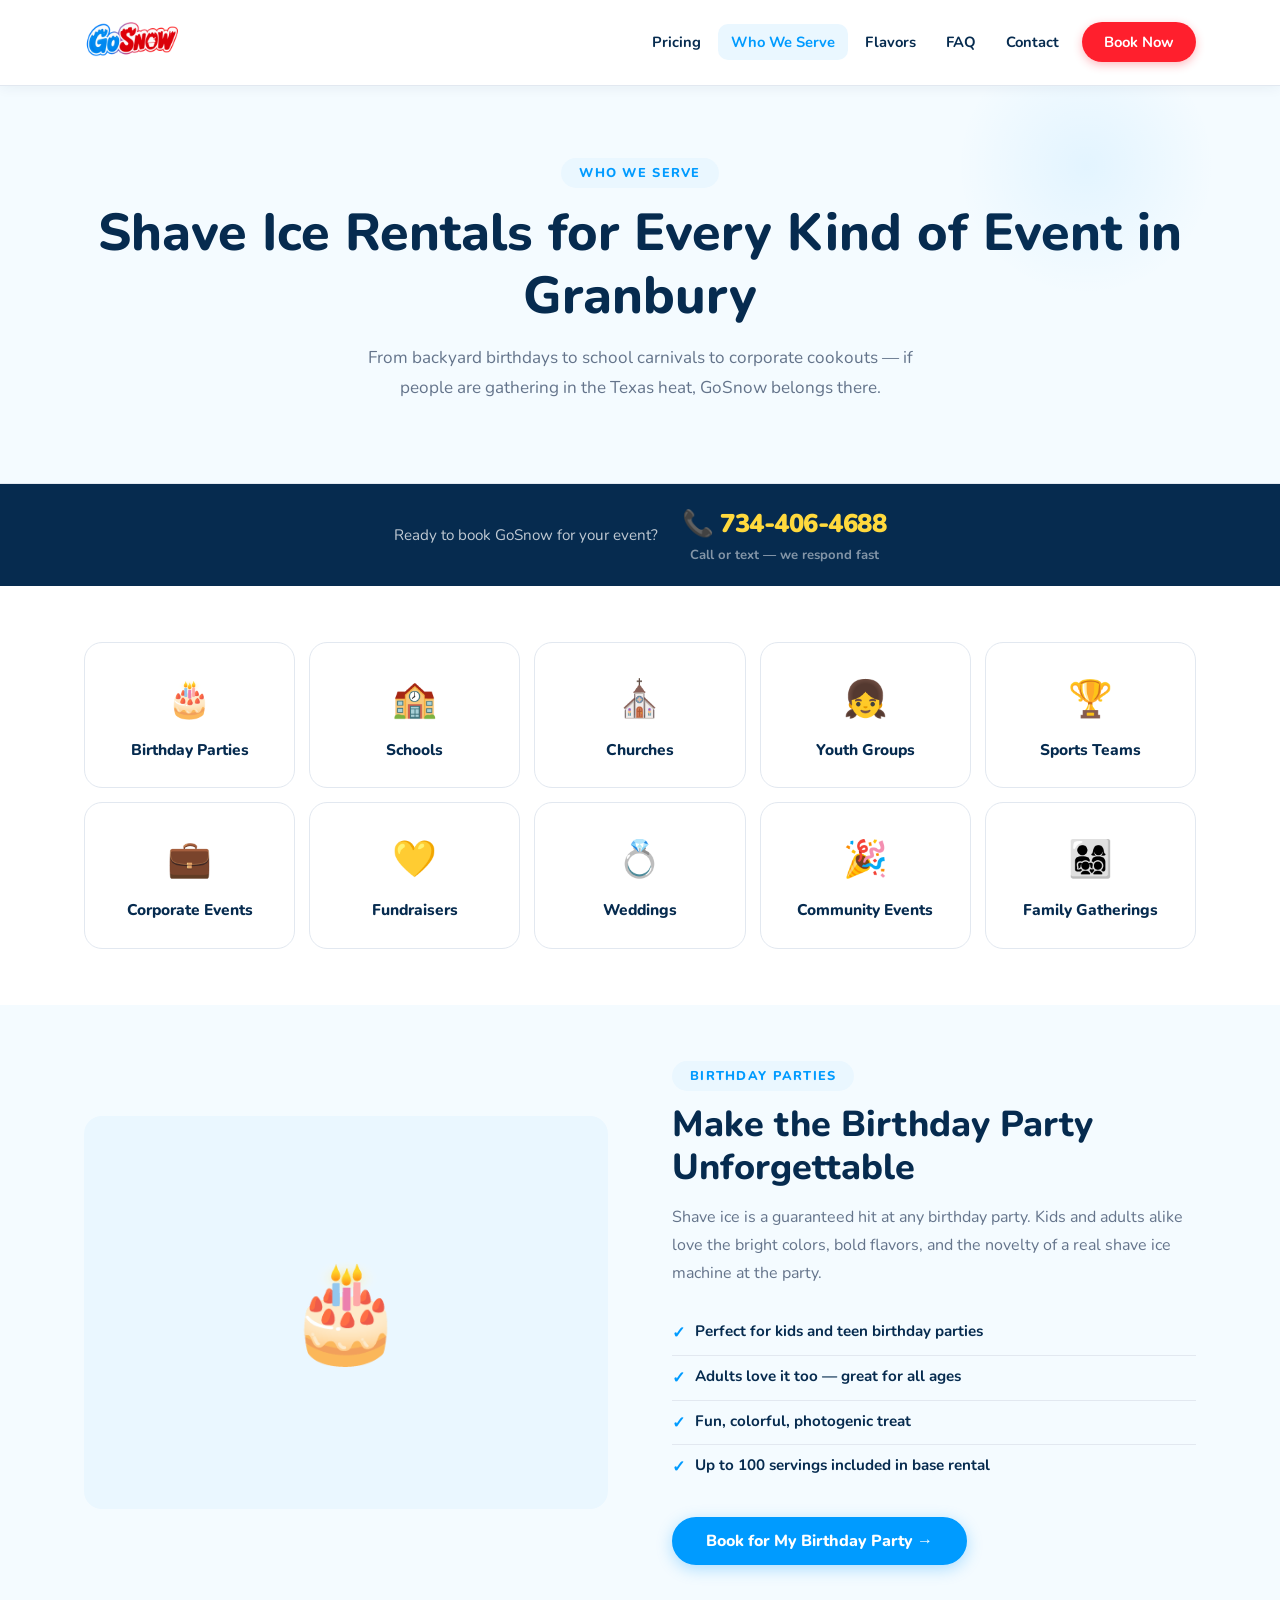
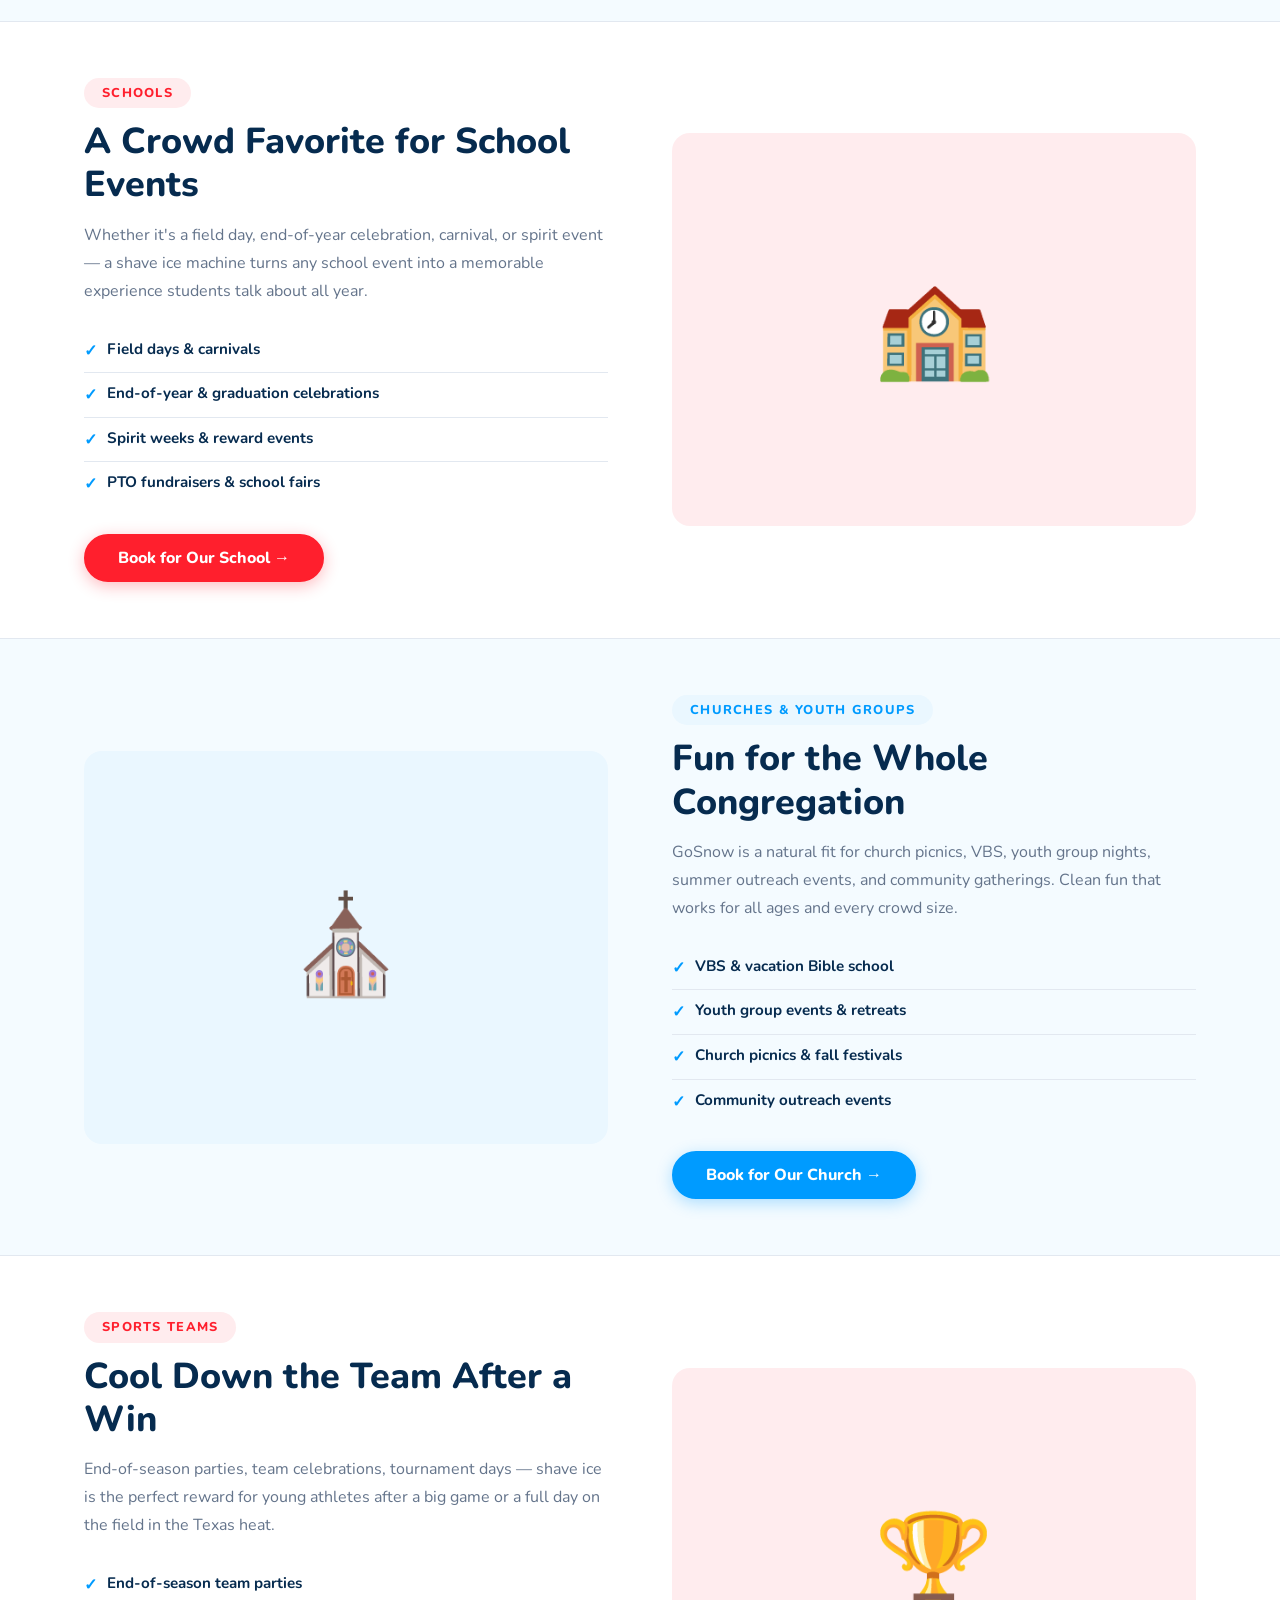
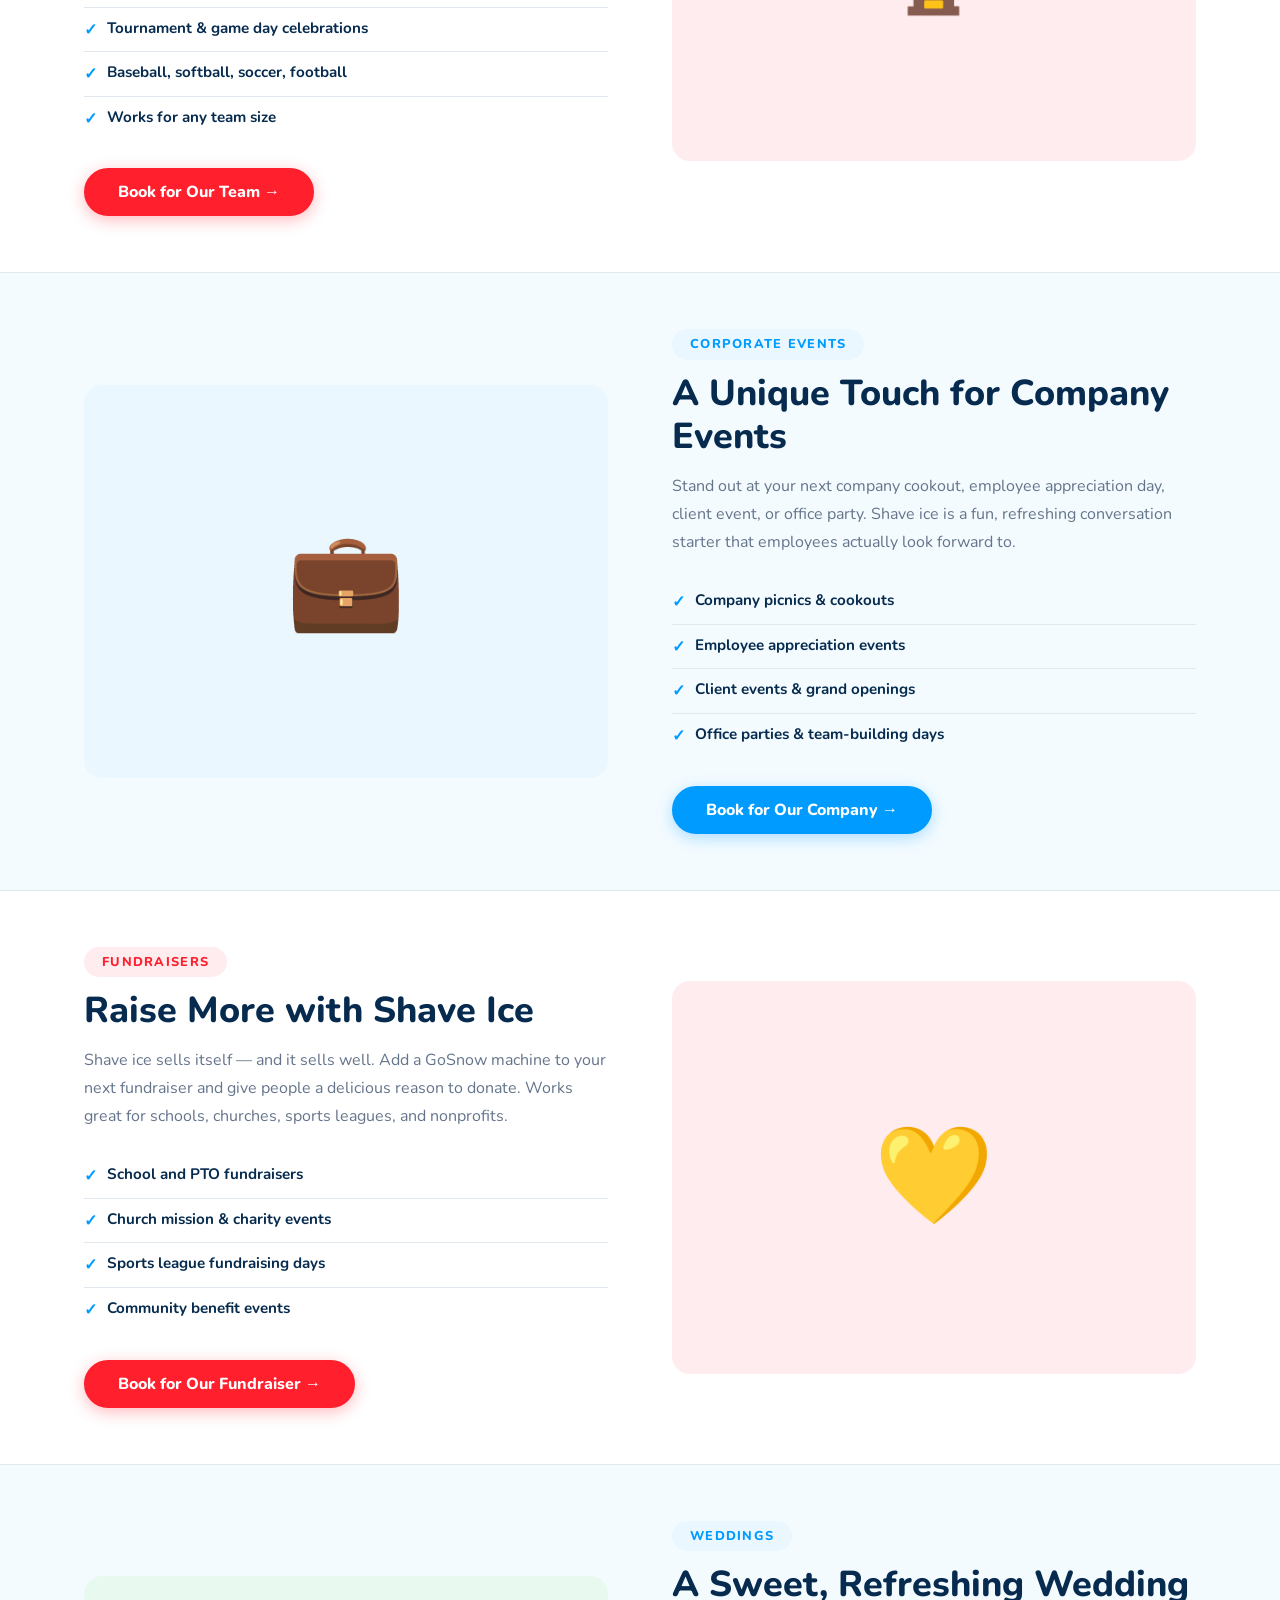
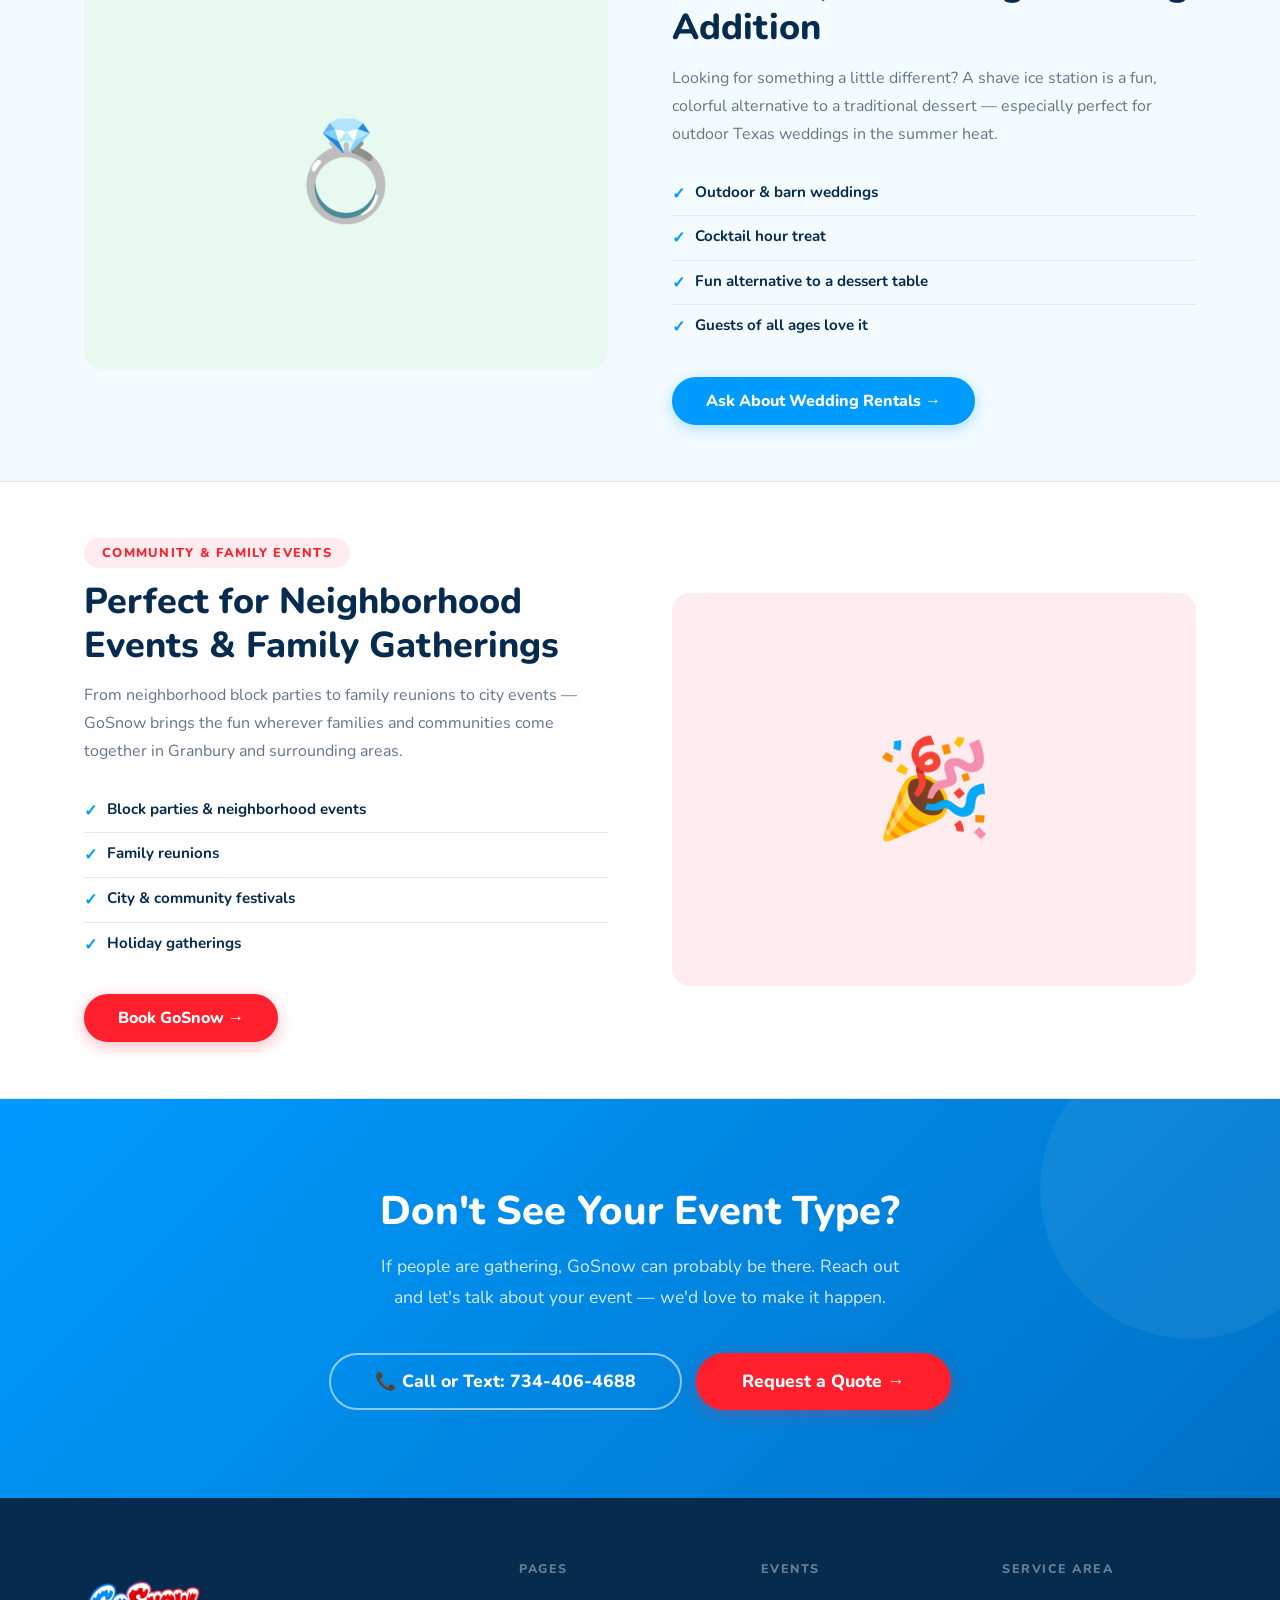
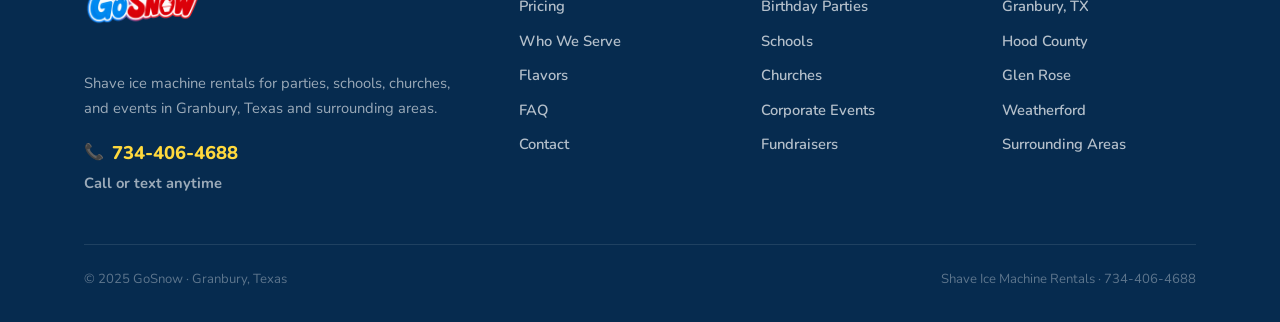
<file: who-we-rent-to.html>
<!DOCTYPE html>
<html lang="en">
<head>
  <meta charset="UTF-8">
  <meta name="viewport" content="width=device-width, initial-scale=1.0">
  <title>Who We Serve — GoSnow Shave Ice Rentals | Granbury, TX</title>
  <meta name="description" content="GoSnow rents shave ice machines to birthday parties, schools, churches, sports teams, corporate events, fundraisers, weddings, and community events in Granbury, TX.">
  <meta name="robots" content="index, follow">
  <link rel="canonical" href="who-we-rent-to.html">
  <link rel="stylesheet" href="css/styles.css">
</head>
<body>

<!-- ============ NAV ============ -->
<header class="site-nav">
  <div class="container">
    <div class="nav-inner">
      <a href="index.html" class="logo-link" aria-label="GoSnow — Home">
        <img src="images/GoSnow_logo_transparent.png" alt="GoSnow" class="logo-img"
             onerror="this.style.display='none';this.nextElementSibling.style.display='flex'">
        <span class="logo-text" style="display:none"><span class="logo-go">Go</span><span class="logo-snow">Snow</span></span>
      </a>
      <nav aria-label="Main navigation">
        <ul class="nav-links">
          <li><a href="pricing.html">Pricing</a></li>
          <li><a href="who-we-rent-to.html">Who We Serve</a></li>
          <li><a href="flavors.html">Flavors</a></li>
          <li><a href="faq.html">FAQ</a></li>
          <li><a href="contact.html">Contact</a></li>
          <li><a href="contact.html" class="nav-book">Book Now</a></li>
        </ul>
      </nav>
      <button class="hamburger" aria-label="Open menu" aria-expanded="false">
        <svg viewBox="0 0 24 24" fill="none" stroke="currentColor" stroke-width="2.5" stroke-linecap="round">
          <line x1="3" y1="6" x2="21" y2="6"/><line x1="3" y1="12" x2="21" y2="12"/><line x1="3" y1="18" x2="21" y2="18"/>
        </svg>
      </button>
    </div>
  </div>
</header>
<nav class="mobile-nav" aria-label="Mobile navigation">
  <a href="index.html">Home</a>
  <a href="pricing.html">Pricing</a>
  <a href="who-we-rent-to.html">Who We Serve</a>
  <a href="flavors.html">Flavors</a>
  <a href="faq.html">FAQ</a>
  <a href="contact.html">Contact</a>
  <a href="contact.html" class="mobile-book">Book Now →</a>
</nav>

<main>

  <!-- ============ PAGE HERO ============ -->
  <section class="page-hero">
    <div class="container">
      <div class="section-tag">Who We Serve</div>
      <h1>Shave Ice Rentals for Every Kind of Event in Granbury</h1>
      <p>From backyard birthdays to school carnivals to corporate cookouts — if people are gathering in the Texas heat, GoSnow belongs there.</p>
    </div>
  </section>

  <!-- ============ PHONE BANNER ============ -->
  <div class="phone-banner">
    <div class="container">
      <div class="phone-banner-inner">
        <p>Ready to book GoSnow for your event?</p>
        <div>
          <a href="tel:7344064688" class="phone-link">📞 734-406-4688</a>
          <span class="call-or-text">Call or text — we respond fast</span>
        </div>
      </div>
    </div>
  </div>

  <!-- ============ QUICK GRID ============ -->
  <section class="section-sm bg-white">
    <div class="container">
      <div class="events-grid">
        <div class="event-card"><div class="event-icon">🎂</div><h4>Birthday Parties</h4></div>
        <div class="event-card"><div class="event-icon">🏫</div><h4>Schools</h4></div>
        <div class="event-card"><div class="event-icon">⛪</div><h4>Churches</h4></div>
        <div class="event-card"><div class="event-icon">👧</div><h4>Youth Groups</h4></div>
        <div class="event-card"><div class="event-icon">🏆</div><h4>Sports Teams</h4></div>
        <div class="event-card"><div class="event-icon">💼</div><h4>Corporate Events</h4></div>
        <div class="event-card"><div class="event-icon">💛</div><h4>Fundraisers</h4></div>
        <div class="event-card"><div class="event-icon">💍</div><h4>Weddings</h4></div>
        <div class="event-card"><div class="event-icon">🎉</div><h4>Community Events</h4></div>
        <div class="event-card"><div class="event-icon">👨‍👩‍👧‍👦</div><h4>Family Gatherings</h4></div>
      </div>
    </div>
  </section>

  <!-- ============ BIRTHDAY PARTIES ============ -->
  <section class="audience-section bg-ice">
    <div class="container">
      <div class="audience-inner">
        <div class="audience-visual" aria-hidden="true">🎂</div>
        <div class="audience-content">
          <div class="section-tag">Birthday Parties</div>
          <h2>Make the Birthday Party Unforgettable</h2>
          <p>Shave ice is a guaranteed hit at any birthday party. Kids and adults alike love the bright colors, bold flavors, and the novelty of a real shave ice machine at the party.</p>
          <ul class="audience-points">
            <li><span class="aud-check">✓</span> Perfect for kids and teen birthday parties</li>
            <li><span class="aud-check">✓</span> Adults love it too — great for all ages</li>
            <li><span class="aud-check">✓</span> Fun, colorful, photogenic treat</li>
            <li><span class="aud-check">✓</span> Up to 100 servings included in base rental</li>
          </ul>
          <a href="contact.html" class="btn btn-primary">Book for My Birthday Party →</a>
        </div>
      </div>
    </div>
  </section>

  <!-- ============ SCHOOLS ============ -->
  <section class="audience-section bg-white">
    <div class="container">
      <div class="audience-inner reverse">
        <div class="audience-visual red-bg" aria-hidden="true">🏫</div>
        <div class="audience-content">
          <div class="section-tag red">Schools</div>
          <h2>A Crowd Favorite for School Events</h2>
          <p>Whether it's a field day, end-of-year celebration, carnival, or spirit event — a shave ice machine turns any school event into a memorable experience students talk about all year.</p>
          <ul class="audience-points">
            <li><span class="aud-check">✓</span> Field days &amp; carnivals</li>
            <li><span class="aud-check">✓</span> End-of-year &amp; graduation celebrations</li>
            <li><span class="aud-check">✓</span> Spirit weeks &amp; reward events</li>
            <li><span class="aud-check">✓</span> PTO fundraisers &amp; school fairs</li>
          </ul>
          <a href="contact.html" class="btn btn-red">Book for Our School →</a>
        </div>
      </div>
    </div>
  </section>

  <!-- ============ CHURCHES & YOUTH GROUPS ============ -->
  <section class="audience-section bg-ice">
    <div class="container">
      <div class="audience-inner">
        <div class="audience-visual" aria-hidden="true">⛪</div>
        <div class="audience-content">
          <div class="section-tag">Churches &amp; Youth Groups</div>
          <h2>Fun for the Whole Congregation</h2>
          <p>GoSnow is a natural fit for church picnics, VBS, youth group nights, summer outreach events, and community gatherings. Clean fun that works for all ages and every crowd size.</p>
          <ul class="audience-points">
            <li><span class="aud-check">✓</span> VBS &amp; vacation Bible school</li>
            <li><span class="aud-check">✓</span> Youth group events &amp; retreats</li>
            <li><span class="aud-check">✓</span> Church picnics &amp; fall festivals</li>
            <li><span class="aud-check">✓</span> Community outreach events</li>
          </ul>
          <a href="contact.html" class="btn btn-primary">Book for Our Church →</a>
        </div>
      </div>
    </div>
  </section>

  <!-- ============ SPORTS TEAMS ============ -->
  <section class="audience-section bg-white">
    <div class="container">
      <div class="audience-inner reverse">
        <div class="audience-visual red-bg" aria-hidden="true">🏆</div>
        <div class="audience-content">
          <div class="section-tag red">Sports Teams</div>
          <h2>Cool Down the Team After a Win</h2>
          <p>End-of-season parties, team celebrations, tournament days — shave ice is the perfect reward for young athletes after a big game or a full day on the field in the Texas heat.</p>
          <ul class="audience-points">
            <li><span class="aud-check">✓</span> End-of-season team parties</li>
            <li><span class="aud-check">✓</span> Tournament &amp; game day celebrations</li>
            <li><span class="aud-check">✓</span> Baseball, softball, soccer, football</li>
            <li><span class="aud-check">✓</span> Works for any team size</li>
          </ul>
          <a href="contact.html" class="btn btn-red">Book for Our Team →</a>
        </div>
      </div>
    </div>
  </section>

  <!-- ============ CORPORATE EVENTS ============ -->
  <section class="audience-section bg-ice">
    <div class="container">
      <div class="audience-inner">
        <div class="audience-visual" aria-hidden="true">💼</div>
        <div class="audience-content">
          <div class="section-tag">Corporate Events</div>
          <h2>A Unique Touch for Company Events</h2>
          <p>Stand out at your next company cookout, employee appreciation day, client event, or office party. Shave ice is a fun, refreshing conversation starter that employees actually look forward to.</p>
          <ul class="audience-points">
            <li><span class="aud-check">✓</span> Company picnics &amp; cookouts</li>
            <li><span class="aud-check">✓</span> Employee appreciation events</li>
            <li><span class="aud-check">✓</span> Client events &amp; grand openings</li>
            <li><span class="aud-check">✓</span> Office parties &amp; team-building days</li>
          </ul>
          <a href="contact.html" class="btn btn-primary">Book for Our Company →</a>
        </div>
      </div>
    </div>
  </section>

  <!-- ============ FUNDRAISERS ============ -->
  <section class="audience-section bg-white">
    <div class="container">
      <div class="audience-inner reverse">
        <div class="audience-visual red-bg" aria-hidden="true">💛</div>
        <div class="audience-content">
          <div class="section-tag red">Fundraisers</div>
          <h2>Raise More with Shave Ice</h2>
          <p>Shave ice sells itself — and it sells well. Add a GoSnow machine to your next fundraiser and give people a delicious reason to donate. Works great for schools, churches, sports leagues, and nonprofits.</p>
          <ul class="audience-points">
            <li><span class="aud-check">✓</span> School and PTO fundraisers</li>
            <li><span class="aud-check">✓</span> Church mission &amp; charity events</li>
            <li><span class="aud-check">✓</span> Sports league fundraising days</li>
            <li><span class="aud-check">✓</span> Community benefit events</li>
          </ul>
          <a href="contact.html" class="btn btn-red">Book for Our Fundraiser →</a>
        </div>
      </div>
    </div>
  </section>

  <!-- ============ WEDDINGS ============ -->
  <section class="audience-section bg-ice">
    <div class="container">
      <div class="audience-inner">
        <div class="audience-visual green-bg" aria-hidden="true">💍</div>
        <div class="audience-content">
          <div class="section-tag">Weddings</div>
          <h2>A Sweet, Refreshing Wedding Addition</h2>
          <p>Looking for something a little different? A shave ice station is a fun, colorful alternative to a traditional dessert — especially perfect for outdoor Texas weddings in the summer heat.</p>
          <ul class="audience-points">
            <li><span class="aud-check">✓</span> Outdoor &amp; barn weddings</li>
            <li><span class="aud-check">✓</span> Cocktail hour treat</li>
            <li><span class="aud-check">✓</span> Fun alternative to a dessert table</li>
            <li><span class="aud-check">✓</span> Guests of all ages love it</li>
          </ul>
          <a href="contact.html" class="btn btn-primary">Ask About Wedding Rentals →</a>
        </div>
      </div>
    </div>
  </section>

  <!-- ============ COMMUNITY & FAMILY ============ -->
  <section class="audience-section bg-white">
    <div class="container">
      <div class="audience-inner reverse">
        <div class="audience-visual red-bg" aria-hidden="true">🎉</div>
        <div class="audience-content">
          <div class="section-tag red">Community &amp; Family Events</div>
          <h2>Perfect for Neighborhood Events &amp; Family Gatherings</h2>
          <p>From neighborhood block parties to family reunions to city events — GoSnow brings the fun wherever families and communities come together in Granbury and surrounding areas.</p>
          <ul class="audience-points">
            <li><span class="aud-check">✓</span> Block parties &amp; neighborhood events</li>
            <li><span class="aud-check">✓</span> Family reunions</li>
            <li><span class="aud-check">✓</span> City &amp; community festivals</li>
            <li><span class="aud-check">✓</span> Holiday gatherings</li>
          </ul>
          <a href="contact.html" class="btn btn-red">Book GoSnow →</a>
        </div>
      </div>
    </div>
  </section>

  <!-- ============ CTA ============ -->
  <section class="cta-section">
    <div class="container">
      <h2>Don't See Your Event Type?</h2>
      <p>If people are gathering, GoSnow can probably be there. Reach out and let's talk about your event — we'd love to make it happen.</p>
      <div class="cta-group" style="justify-content:center;">
        <a href="tel:7344064688" class="btn btn-outline-white btn-lg">📞 Call or Text: 734-406-4688</a>
        <a href="contact.html" class="btn btn-red btn-lg">Request a Quote →</a>
      </div>
    </div>
  </section>

</main>

<!-- ============ FOOTER ============ -->
<footer class="site-footer">
  <div class="container">
    <div class="footer-inner">
      <div class="footer-brand">
        <img src="images/GoSnow_logo_transparent.png" alt="GoSnow" class="footer-logo-img">
        <p>Shave ice machine rentals for parties, schools, churches, and events in Granbury, Texas and surrounding areas.</p>
        <div class="footer-phone-row"><span>📞</span><a href="tel:7344064688">734-406-4688</a></div>
        <p class="footer-sms">Call or text anytime</p>
      </div>
      <div class="footer-col">
        <h5>Pages</h5>
        <a href="pricing.html">Pricing</a>
        <a href="who-we-rent-to.html">Who We Serve</a>
        <a href="flavors.html">Flavors</a>
        <a href="faq.html">FAQ</a>
        <a href="contact.html">Contact</a>
      </div>
      <div class="footer-col">
        <h5>Events</h5>
        <a href="who-we-rent-to.html">Birthday Parties</a>
        <a href="who-we-rent-to.html">Schools</a>
        <a href="who-we-rent-to.html">Churches</a>
        <a href="who-we-rent-to.html">Corporate Events</a>
        <a href="who-we-rent-to.html">Fundraisers</a>
      </div>
      <div class="footer-col">
        <h5>Service Area</h5>
        <a href="contact.html">Granbury, TX</a>
        <a href="contact.html">Hood County</a>
        <a href="contact.html">Glen Rose</a>
        <a href="contact.html">Weatherford</a>
        <a href="contact.html">Surrounding Areas</a>
      </div>
    </div>
    <div class="footer-bottom">
      <span>© 2025 GoSnow · Granbury, Texas</span>
      <span>Shave Ice Machine Rentals · 734-406-4688</span>
    </div>
  </div>
</footer>

<script src="js/main.js"></script>
</body>
</html>
</file>
<file: css/styles.css>
/* ============================================================
   GoSnow — Main Stylesheet
   Brand: Blue #009BFF | Red #FF1F2D | Navy #062B4F
   ============================================================ */

@import url('https://fonts.googleapis.com/css2?family=Nunito:wght@400;600;700;800;900&display=swap');

/* === Design Tokens === */
:root {
  --blue:       #009BFF;
  --blue-dark:  #0078CC;
  --red:        #FF1F2D;
  --red-dark:   #D91020;
  --ice-white:  #F4FBFF;
  --white:      #FFFFFF;
  --navy:       #062B4F;
  --purple:     #7B4DFF;
  --light-blue: #EAF7FF;
  --light-red:  #FFECEE;
  --yellow:     #FFD93D;
  --green:      #47D85A;
  --gray:       #64748B;
  --light-gray: #F1F5F9;
  --border:     #E2E8F0;
  --shadow:     0 4px 24px rgba(6,43,79,0.09);
  --shadow-lg:  0 8px 40px rgba(6,43,79,0.15);
  --radius:     18px;
  --radius-sm:  10px;
  --radius-pill:9999px;
  --transition: all 0.2s ease;
}

/* === Reset === */
*, *::before, *::after { box-sizing: border-box; margin: 0; padding: 0; }
html { scroll-behavior: smooth; }
body {
  font-family: 'Nunito', sans-serif;
  font-size: 16px;
  line-height: 1.6;
  color: var(--navy);
  background: var(--white);
  -webkit-font-smoothing: antialiased;
}
img { max-width: 100%; height: auto; display: block; }
a { text-decoration: none; color: inherit; }
ul { list-style: none; }
button { font-family: inherit; }

/* === Typography === */
h1, h2, h3, h4, h5 { font-weight: 800; line-height: 1.2; color: var(--navy); }
h1 { font-size: clamp(1.9rem, 5vw, 3.25rem); }
h2 { font-size: clamp(1.6rem, 4vw, 2.5rem); }
h3 { font-size: clamp(1.2rem, 3vw, 1.6rem); }
h4 { font-size: 1.1rem; }
p   { color: var(--gray); line-height: 1.75; }

/* === Layout Utilities === */
.container   { max-width: 1160px; margin: 0 auto; padding: 0 24px; }
.section     { padding: 88px 0; }
.section-sm  { padding: 56px 0; }
.text-center { text-align: center; }

.section-header          { text-align: center; margin-bottom: 56px; }
.section-header p        { max-width: 580px; margin: 14px auto 0; font-size: 1.05rem; }
.section-tag {
  display: inline-block;
  font-size: 0.8rem;
  font-weight: 800;
  letter-spacing: 0.1em;
  text-transform: uppercase;
  color: var(--blue);
  background: var(--light-blue);
  border-radius: var(--radius-pill);
  padding: 5px 18px;
  margin-bottom: 14px;
}
.section-tag.red  { color: var(--red);    background: var(--light-red); }
.section-tag.navy { color: var(--white); background: rgba(255,255,255,0.15); }

/* === Background Variants === */
.bg-white      { background: var(--white); }
.bg-ice        { background: var(--ice-white); }
.bg-light-blue { background: var(--light-blue); }
.bg-light-red  { background: var(--light-red); }
.bg-navy       { background: var(--navy); }

/* === Buttons === */
.btn {
  display: inline-flex;
  align-items: center;
  justify-content: center;
  gap: 8px;
  font-family: 'Nunito', sans-serif;
  font-weight: 800;
  font-size: 1rem;
  border-radius: var(--radius-pill);
  padding: 14px 32px;
  border: 2.5px solid transparent;
  cursor: pointer;
  transition: var(--transition);
  white-space: nowrap;
  text-decoration: none;
  line-height: 1;
}
.btn-primary {
  background: var(--blue);
  color: white;
  border-color: var(--blue);
  box-shadow: 0 4px 16px rgba(0,155,255,0.3);
}
.btn-primary:hover {
  background: var(--blue-dark);
  border-color: var(--blue-dark);
  transform: translateY(-2px);
  box-shadow: 0 6px 24px rgba(0,155,255,0.4);
}
.btn-red {
  background: var(--red);
  color: white;
  border-color: var(--red);
  box-shadow: 0 4px 16px rgba(255,31,45,0.3);
}
.btn-red:hover {
  background: var(--red-dark);
  border-color: var(--red-dark);
  transform: translateY(-2px);
  box-shadow: 0 6px 24px rgba(255,31,45,0.4);
}
.btn-outline {
  background: transparent;
  color: var(--navy);
  border-color: var(--border);
}
.btn-outline:hover {
  border-color: var(--blue);
  color: var(--blue);
  transform: translateY(-2px);
}
.btn-outline-white {
  background: transparent;
  color: white;
  border-color: rgba(255,255,255,0.55);
}
.btn-outline-white:hover {
  background: rgba(255,255,255,0.12);
  border-color: white;
}
.btn-lg  { padding: 18px 44px; font-size: 1.1rem; }
.btn-sm  { padding: 10px 22px; font-size: 0.9rem; }
.btn-full{ width: 100%; }
.cta-group {
  display: flex;
  flex-wrap: wrap;
  gap: 14px;
  align-items: center;
}

/* ============================================================
   NAVIGATION
   ============================================================ */
.site-nav {
  position: sticky;
  top: 0;
  z-index: 200;
  background: white;
  border-bottom: 1px solid var(--border);
  box-shadow: 0 2px 12px rgba(6,43,79,0.06);
}
.nav-inner {
  display: flex;
  align-items: center;
  justify-content: space-between;
  height: 85px;
  gap: 16px;
}
.logo-link {
  display: flex;
  align-items: center;
  flex-shrink: 0;
}
.logo-img    { height: 73px; width: auto; }
.logo-text   { font-size: 1.7rem; font-weight: 900; line-height: 1; display: flex; }
.logo-go     { color: var(--blue); }
.logo-snow   { color: var(--red); }

.nav-links {
  display: flex;
  align-items: center;
  gap: 4px;
  margin-left: auto;
}
.nav-links a {
  font-weight: 700;
  font-size: 0.92rem;
  color: var(--navy);
  padding: 8px 13px;
  border-radius: var(--radius-sm);
  transition: var(--transition);
}
.nav-links a:hover,
.nav-links a.active { color: var(--blue); background: var(--light-blue); }
.nav-book {
  background: var(--red) !important;
  color: white !important;
  border-radius: var(--radius-pill) !important;
  padding: 10px 22px !important;
  margin-left: 6px;
  box-shadow: 0 3px 10px rgba(255,31,45,0.3);
}
.nav-book:hover { background: var(--red-dark) !important; color: white !important; }

.hamburger {
  display: none;
  align-items: center;
  justify-content: center;
  background: none;
  border: none;
  cursor: pointer;
  padding: 8px;
  color: var(--navy);
  border-radius: var(--radius-sm);
  transition: var(--transition);
}
.hamburger:hover { background: var(--light-blue); color: var(--blue); }
.hamburger svg { width: 24px; height: 24px; }

.mobile-nav {
  display: none;
  flex-direction: column;
  background: white;
  border-bottom: 1px solid var(--border);
  padding: 8px 24px 24px;
}
.mobile-nav.open { display: flex; }
.mobile-nav a {
  font-weight: 700;
  font-size: 1rem;
  color: var(--navy);
  padding: 13px 0;
  border-bottom: 1px solid var(--border);
  transition: var(--transition);
}
.mobile-nav a:last-child { border-bottom: none; }
.mobile-nav a:hover      { color: var(--blue); }
.mobile-book {
  margin-top: 12px;
  background: var(--red);
  color: white !important;
  text-align: center;
  border-radius: var(--radius-pill);
  padding: 14px !important;
  border-bottom: none !important;
  font-size: 1rem;
  box-shadow: 0 4px 14px rgba(255,31,45,0.3);
}

/* ============================================================
   HERO — HOMEPAGE
   ============================================================ */
.hero {
  background: var(--ice-white);
  padding: 80px 0 96px;
  position: relative;
  overflow: hidden;
}
.hero::before {
  content: '';
  position: absolute;
  top: -80px; right: -100px;
  width: 480px; height: 480px;
  background: radial-gradient(circle, rgba(0,155,255,0.08) 0%, transparent 70%);
  border-radius: 50%;
  pointer-events: none;
}
.hero::after {
  content: '';
  position: absolute;
  bottom: -100px; left: -80px;
  width: 400px; height: 400px;
  background: radial-gradient(circle, rgba(255,31,45,0.06) 0%, transparent 70%);
  border-radius: 50%;
  pointer-events: none;
}
.hero-inner {
  display: grid;
  grid-template-columns: 1fr 1fr;
  gap: 72px;
  align-items: center;
  position: relative;
  z-index: 1;
}
.hero-eyebrow {
  font-size: 0.85rem;
  font-weight: 800;
  letter-spacing: 0.1em;
  text-transform: uppercase;
  color: var(--blue);
  display: flex;
  align-items: center;
  gap: 8px;
  margin-bottom: 16px;
}
.hero-eyebrow::before {
  content: '';
  width: 28px; height: 3px;
  background: var(--blue);
  border-radius: 3px;
}
.hero-content h1 { margin-bottom: 18px; }
.hero-content h1 span { color: var(--blue); }
.hero-content > p  { font-size: 1.1rem; margin-bottom: 36px; max-width: 500px; }
.hero-phone-note {
  margin-top: 20px;
  font-size: 0.9rem;
  font-weight: 700;
  color: var(--gray);
  display: flex;
  align-items: center;
  gap: 8px;
}
.hero-phone-note a { color: var(--navy); }

/* Hero Visual */
.hero-visual {
  background: white;
  border-radius: var(--radius);
  padding: 48px 40px;
  box-shadow: var(--shadow-lg);
  text-align: center;
  position: relative;
  overflow: hidden;
}
.hero-visual-bg {
  position: absolute;
  inset: 0;
  background: linear-gradient(135deg, var(--light-blue) 0%, var(--white) 60%, var(--light-red) 100%);
  opacity: 0.45;
}
.hero-visual-content { position: relative; z-index: 1; }
.hero-logo-img  { height: 170px; width: auto; margin: 0 auto 10px; display: block; }
.hero-logo-giant {
  font-size: 4.5rem;
  font-weight: 900;
  line-height: 1;
  margin-bottom: 6px;
}
.hero-logo-giant .go   { color: var(--blue); }
.hero-logo-giant .snow { color: var(--red); }
.hero-tagline {
  font-size: 0.95rem;
  font-weight: 700;
  color: var(--gray);
  margin-bottom: 24px;
}
.hero-stats {
  display: grid;
  grid-template-columns: 1fr 1fr;
  gap: 12px;
}
.hero-stat {
  background: white;
  border-radius: var(--radius-sm);
  padding: 16px 12px;
  border: 1.5px solid var(--border);
}
.hero-stat-num {
  font-size: 1.5rem;
  font-weight: 900;
  color: var(--navy);
  line-height: 1;
}
.hero-stat-num.blue { color: var(--blue); }
.hero-stat-num.red  { color: var(--red); }
.hero-stat-label { font-size: 0.78rem; color: var(--gray); font-weight: 700; margin-top: 2px; }
.hero-flavor-dots {
  display: flex;
  justify-content: center;
  gap: 8px;
  margin-top: 20px;
}
.flavor-dot-sm {
  width: 18px; height: 18px;
  border-radius: 50%;
  border: 2px solid white;
  box-shadow: 0 1px 4px rgba(0,0,0,0.15);
}

/* ============================================================
   PHONE BANNER
   ============================================================ */
.phone-banner {
  background: var(--navy);
  padding: 20px 0;
  text-align: center;
}
.phone-banner-inner {
  display: flex;
  align-items: center;
  justify-content: center;
  gap: 24px;
  flex-wrap: wrap;
}
.phone-banner p { color: rgba(255,255,255,0.75); font-size: 0.95rem; margin: 0; }
.phone-banner a.phone-link {
  color: var(--yellow);
  font-size: 1.6rem;
  font-weight: 900;
  letter-spacing: -0.5px;
  transition: var(--transition);
}
.phone-banner a.phone-link:hover { color: white; }
.phone-banner .call-or-text {
  font-size: 0.82rem;
  color: rgba(255,255,255,0.5);
  font-weight: 700;
  display: block;
}

/* ============================================================
   HOW IT WORKS
   ============================================================ */
.steps-grid { display: grid; grid-template-columns: repeat(3, 1fr); gap: 28px; }
.step-card {
  text-align: center;
  padding: 44px 28px;
  background: white;
  border-radius: var(--radius);
  border: 1.5px solid var(--border);
  transition: var(--transition);
  position: relative;
}
.step-card:hover { box-shadow: var(--shadow-lg); transform: translateY(-4px); border-color: transparent; }
.step-connector {
  display: none;
}
.step-number {
  width: 64px; height: 64px;
  border-radius: 50%;
  display: flex;
  align-items: center;
  justify-content: center;
  font-weight: 900;
  font-size: 1.5rem;
  margin: 0 auto 20px;
}
.step-number.blue  { background: var(--light-blue); color: var(--blue); }
.step-number.red   { background: var(--light-red);  color: var(--red); }
.step-number.green { background: #E3FCE9;            color: #29A645; }
.step-card h3   { font-size: 1.2rem; margin-bottom: 8px; }
.step-card p    { font-size: 0.95rem; }

/* ============================================================
   PRICING CARDS
   ============================================================ */
.pricing-grid { display: grid; grid-template-columns: repeat(auto-fit, minmax(280px, 1fr)); gap: 24px; max-width: 960px; margin: 0 auto; }
.pricing-card {
  background: white;
  border: 2px solid var(--border);
  border-radius: var(--radius);
  padding: 40px 32px 36px;
  transition: var(--transition);
  position: relative;
}
.pricing-card:hover { box-shadow: var(--shadow-lg); transform: translateY(-4px); }
.pricing-card.featured { border-color: var(--blue); }
.pricing-badge {
  position: absolute;
  top: -15px;
  left: 50%;
  transform: translateX(-50%);
  background: var(--blue);
  color: white;
  font-size: 0.78rem;
  font-weight: 800;
  letter-spacing: 0.05em;
  padding: 5px 20px;
  border-radius: var(--radius-pill);
  white-space: nowrap;
}
.pricing-card h3   { font-size: 1.25rem; margin-bottom: 4px; }
.pricing-desc      { font-size: 0.9rem; color: var(--gray); margin-bottom: 16px; }
.pricing-amount {
  font-size: 2.75rem;
  font-weight: 900;
  color: var(--navy);
  line-height: 1;
  margin-bottom: 4px;
}
.pricing-amount sub  { font-size: 1rem; font-weight: 700; bottom: 0; color: var(--gray); }
.pricing-amount span { font-size: 1rem; font-weight: 600; color: var(--gray); }
.pricing-note { font-size: 0.88rem; color: var(--gray); margin-bottom: 24px; }
.pricing-features    { border-top: 1px solid var(--border); padding-top: 20px; margin-bottom: 28px; }
.pricing-features li {
  display: flex;
  align-items: flex-start;
  gap: 10px;
  padding: 7px 0;
  font-size: 0.94rem;
  font-weight: 700;
  color: var(--navy);
  border-bottom: 1px solid var(--border);
}
.pricing-features li:last-child { border-bottom: none; }
.feat-check { color: var(--green); font-size: 1rem; flex-shrink: 0; margin-top: 1px; }
.feat-note  { font-size: 0.82rem; font-weight: 600; color: var(--gray); display: block; }

/* ============================================================
   EVENT TYPES GRID
   ============================================================ */
.events-grid {
  display: grid;
  grid-template-columns: repeat(auto-fill, minmax(188px, 1fr));
  gap: 14px;
}
.event-card {
  background: white;
  border: 1.5px solid var(--border);
  border-radius: var(--radius);
  padding: 28px 18px;
  text-align: center;
  transition: var(--transition);
}
.event-card:hover { box-shadow: var(--shadow); border-color: var(--blue); transform: translateY(-3px); }
.event-icon   { font-size: 2.25rem; margin-bottom: 12px; }
.event-card h4{ font-size: 0.97rem; color: var(--navy); }

/* ============================================================
   FLAVORS
   ============================================================ */
.flavors-grid {
  display: grid;
  grid-template-columns: repeat(auto-fill, minmax(160px, 1fr));
  gap: 10px;
}
.flavor-chip {
  display: flex;
  align-items: center;
  gap: 10px;
  padding: 12px 18px;
  border-radius: var(--radius-pill);
  font-weight: 700;
  font-size: 0.9rem;
  color: var(--navy);
  background: white;
  border: 1.5px solid var(--border);
  transition: var(--transition);
}
.flavor-chip:hover { transform: scale(1.04); box-shadow: var(--shadow); }
.flavor-swatch {
  width: 14px; height: 14px;
  border-radius: 50%;
  flex-shrink: 0;
  border: 2px solid rgba(0,0,0,0.08);
}
.flavors-notice {
  margin-top: 28px;
  padding: 18px 24px;
  background: var(--light-blue);
  border-radius: var(--radius-sm);
  border-left: 4px solid var(--blue);
  font-size: 0.92rem;
  color: var(--navy);
  font-weight: 600;
}

/* ============================================================
   WHY GOSNOW
   ============================================================ */
.why-grid { display: grid; grid-template-columns: repeat(auto-fit, minmax(230px, 1fr)); gap: 20px; }
.why-card {
  background: white;
  border-radius: var(--radius);
  padding: 32px 24px;
  border-top: 4px solid var(--blue);
  box-shadow: var(--shadow);
  transition: var(--transition);
}
.why-card:hover { transform: translateY(-3px); box-shadow: var(--shadow-lg); }
.why-card.red-accent { border-top-color: var(--red); }
.why-icon { font-size: 2rem; margin-bottom: 14px; }
.why-card h4 { margin-bottom: 6px; font-size: 1.05rem; }
.why-card p  { font-size: 0.9rem; }

/* ============================================================
   FAQ ACCORDION
   ============================================================ */
.faq-list { max-width: 780px; margin: 0 auto; }
.faq-item {
  border: 1.5px solid var(--border);
  border-radius: var(--radius-sm);
  margin-bottom: 10px;
  overflow: hidden;
  background: white;
  transition: box-shadow 0.2s;
}
.faq-item.open { box-shadow: var(--shadow); }
.faq-question {
  display: flex;
  justify-content: space-between;
  align-items: center;
  padding: 20px 24px;
  cursor: pointer;
  font-weight: 700;
  font-size: 1rem;
  color: var(--navy);
  gap: 16px;
  user-select: none;
  transition: var(--transition);
}
.faq-question:hover       { background: var(--light-blue); color: var(--blue); }
.faq-question.open        { background: var(--light-blue); color: var(--blue); }
.faq-icon                 { font-size: 1.5rem; font-weight: 400; transition: transform 0.25s ease; flex-shrink: 0; line-height: 1; }
.faq-icon.open            { transform: rotate(45deg); }
.faq-answer               { display: none; padding: 0 24px 22px; background: var(--light-blue); }
.faq-answer.open          { display: block; }
.faq-answer p             { color: var(--navy); font-size: 0.95rem; opacity: 0.85; }

/* ============================================================
   SERVICE AREAS
   ============================================================ */
.areas-grid {
  display: grid;
  grid-template-columns: repeat(auto-fill, minmax(160px, 1fr));
  gap: 12px;
  max-width: 900px;
  margin: 0 auto;
}
.area-chip {
  background: white;
  border: 1.5px solid var(--border);
  border-radius: var(--radius-sm);
  padding: 14px 16px;
  text-align: center;
  font-weight: 700;
  font-size: 0.9rem;
  color: var(--navy);
  transition: var(--transition);
}
.area-chip:hover           { border-color: var(--blue); color: var(--blue); background: var(--light-blue); }
.area-chip.primary         { border-color: var(--blue); background: var(--light-blue); color: var(--blue); }
.area-chip .area-state     { font-size: 0.75rem; color: var(--gray); font-weight: 600; display: block; }
.area-note {
  text-align: center;
  margin-top: 28px;
  font-size: 0.92rem;
  color: var(--gray);
}

/* ============================================================
   QUOTE FORM
   ============================================================ */
.form-wrap {
  background: white;
  border-radius: var(--radius);
  padding: 52px 48px;
  box-shadow: var(--shadow-lg);
  max-width: 720px;
  margin: 0 auto;
}
.form-wrap h2  { margin-bottom: 6px; }
.form-wrap > p { margin-bottom: 32px; }
.form-row   { display: grid; grid-template-columns: 1fr 1fr; gap: 20px; }
.form-group { margin-bottom: 18px; }
.form-group label {
  display: block;
  font-weight: 700;
  font-size: 0.88rem;
  color: var(--navy);
  margin-bottom: 7px;
  letter-spacing: 0.01em;
}
.form-group label span { color: var(--red); }
.form-group input,
.form-group select,
.form-group textarea {
  width: 100%;
  border: 2px solid var(--border);
  border-radius: var(--radius-sm);
  padding: 12px 16px;
  font-family: 'Nunito', sans-serif;
  font-size: 1rem;
  color: var(--navy);
  background: var(--ice-white);
  transition: var(--transition);
  outline: none;
  appearance: none;
}
.form-group input:focus,
.form-group select:focus,
.form-group textarea:focus {
  border-color: var(--blue);
  background: white;
  box-shadow: 0 0 0 3px rgba(0,155,255,0.1);
}
.form-group textarea { resize: vertical; min-height: 120px; }
.form-success {
  display: none;
  text-align: center;
  padding: 48px 24px;
}
.form-success .success-icon { font-size: 3.5rem; margin-bottom: 16px; }
.form-success h3 { color: var(--blue); margin-bottom: 8px; }
.form-success p  { max-width: 380px; margin: 0 auto; }

/* Web3Forms setup notice — remove after configuring */
.setup-notice {
  background: #FFF8E1;
  border: 1.5px solid #FFD93D;
  border-radius: var(--radius-sm);
  padding: 14px 18px;
  font-size: 0.88rem;
  color: #7A5800;
  font-weight: 600;
  margin-bottom: 24px;
}
.setup-notice a { color: var(--blue); text-decoration: underline; }

/* ============================================================
   CTA SECTION
   ============================================================ */
.cta-section {
  background: linear-gradient(135deg, var(--blue) 0%, #0072C6 100%);
  padding: 88px 0;
  text-align: center;
  position: relative;
  overflow: hidden;
}
.cta-section::before {
  content: '';
  position: absolute;
  top: -60px; right: -60px;
  width: 300px; height: 300px;
  border-radius: 50%;
  background: rgba(255,255,255,0.06);
}
.cta-section h2 { color: white; margin-bottom: 16px; }
.cta-section p  { color: rgba(255,255,255,0.82); font-size: 1.1rem; max-width: 540px; margin: 0 auto 40px; }

/* ============================================================
   PAGE HERO (inner pages)
   ============================================================ */
.page-hero {
  background: var(--ice-white);
  padding: 72px 0 80px;
  text-align: center;
  border-bottom: 1px solid var(--border);
  position: relative;
  overflow: hidden;
}
.page-hero::before {
  content: '';
  position: absolute;
  top: -50px; right: 5%;
  width: 260px; height: 260px;
  background: radial-gradient(circle, rgba(0,155,255,0.07) 0%, transparent 70%);
  border-radius: 50%;
}
.page-hero h1     { margin-bottom: 16px; }
.page-hero p      { max-width: 580px; margin: 0 auto; font-size: 1.07rem; }

/* ============================================================
   WHO WE SERVE — Audience Cards
   ============================================================ */
.audience-section {
  padding: 56px 0;
  border-bottom: 1px solid var(--border);
}
.audience-section:last-of-type { border-bottom: none; }
.audience-inner {
  display: grid;
  grid-template-columns: 1fr 1fr;
  gap: 64px;
  align-items: center;
}
.audience-inner.reverse { direction: rtl; }
.audience-inner.reverse > * { direction: ltr; }
.audience-visual {
  background: var(--light-blue);
  border-radius: var(--radius);
  aspect-ratio: 4/3;
  display: flex;
  align-items: center;
  justify-content: center;
  font-size: 6rem;
}
.audience-visual.red-bg { background: var(--light-red); }
.audience-visual.green-bg { background: #E8FAF0; }
.audience-content .section-tag  { margin-bottom: 12px; }
.audience-content h2 { font-size: clamp(1.5rem, 3.5vw, 2.25rem); margin-bottom: 14px; }
.audience-content p  { margin-bottom: 24px; }
.audience-points     { margin: 20px 0 28px; }
.audience-points li  {
  display: flex;
  align-items: flex-start;
  gap: 10px;
  padding: 8px 0;
  font-weight: 700;
  font-size: 0.95rem;
  color: var(--navy);
  border-bottom: 1px solid var(--border);
}
.audience-points li:last-child { border-bottom: none; }
.aud-check { color: var(--blue); font-size: 1rem; flex-shrink: 0; margin-top: 2px; }

/* ============================================================
   FOOTER
   ============================================================ */
.site-footer { background: var(--navy); padding: 64px 0 32px; }
.footer-inner {
  display: grid;
  grid-template-columns: 2fr 1fr 1fr 1fr;
  gap: 48px;
  margin-bottom: 48px;
}
.footer-logo-text { font-size: 2rem; font-weight: 900; line-height: 1; display: flex; margin-bottom: 14px; }
.footer-logo-img  { height: 89px; width: auto; display: block; margin-bottom: 20px; }
.footer-brand p   { color: rgba(255,255,255,0.6); font-size: 0.92rem; line-height: 1.65; }
.footer-phone-row {
  display: flex;
  align-items: center;
  gap: 8px;
  margin-top: 18px;
}
.footer-phone-row a { color: var(--yellow); font-weight: 800; font-size: 1.15rem; transition: var(--transition); }
.footer-phone-row a:hover { color: white; }
.footer-sms { color: rgba(255,255,255,0.45); font-size: 0.8rem; font-weight: 700; margin-top: 4px; }
.footer-col h5 {
  font-size: 0.78rem;
  letter-spacing: 0.12em;
  text-transform: uppercase;
  color: rgba(255,255,255,0.4);
  margin-bottom: 18px;
}
.footer-col a {
  display: block;
  color: rgba(255,255,255,0.7);
  font-size: 0.92rem;
  font-weight: 600;
  margin-bottom: 11px;
  transition: var(--transition);
}
.footer-col a:hover { color: var(--yellow); }
.footer-bottom {
  border-top: 1px solid rgba(255,255,255,0.1);
  padding-top: 24px;
  display: flex;
  justify-content: space-between;
  align-items: center;
  font-size: 0.82rem;
  color: rgba(255,255,255,0.35);
  flex-wrap: wrap;
  gap: 8px;
}

/* ============================================================
   RESPONSIVE
   ============================================================ */
@media (max-width: 1024px) {
  .hero-inner   { gap: 48px; }
  .footer-inner { grid-template-columns: 2fr 1fr 1fr; }
  .footer-inner > *:last-child { display: none; }
}

@media (max-width: 900px) {
  .hero-inner       { grid-template-columns: 1fr; }
  .hero-visual      { display: none; }
  .audience-inner   { grid-template-columns: 1fr; gap: 32px; }
  .audience-inner.reverse { direction: ltr; }
  .audience-visual  { aspect-ratio: 16/7; }
  .steps-grid       { grid-template-columns: 1fr; max-width: 480px; margin: 0 auto; }
}

@media (max-width: 768px) {
  .nav-links  { display: none; }
  .hamburger  { display: flex; }
  .section    { padding: 64px 0; }
  .hero       { padding: 56px 0 64px; }
  .form-row   { grid-template-columns: 1fr; }
  .form-wrap  { padding: 32px 24px; }
  .cta-section { padding: 64px 0; }
  .footer-inner { grid-template-columns: 1fr 1fr; }
}

@media (max-width: 560px) {
  .footer-inner   { grid-template-columns: 1fr; gap: 36px; }
  .footer-bottom  { flex-direction: column; text-align: center; }
  .events-grid    { grid-template-columns: repeat(2, 1fr); }
  .flavors-grid   { grid-template-columns: repeat(2, 1fr); }
  .areas-grid     { grid-template-columns: repeat(2, 1fr); }
  .cta-group      { flex-direction: column; width: 100%; }
  .cta-group .btn { width: 100%; justify-content: center; }
  .phone-banner-inner { flex-direction: column; gap: 6px; }
}
</file>
